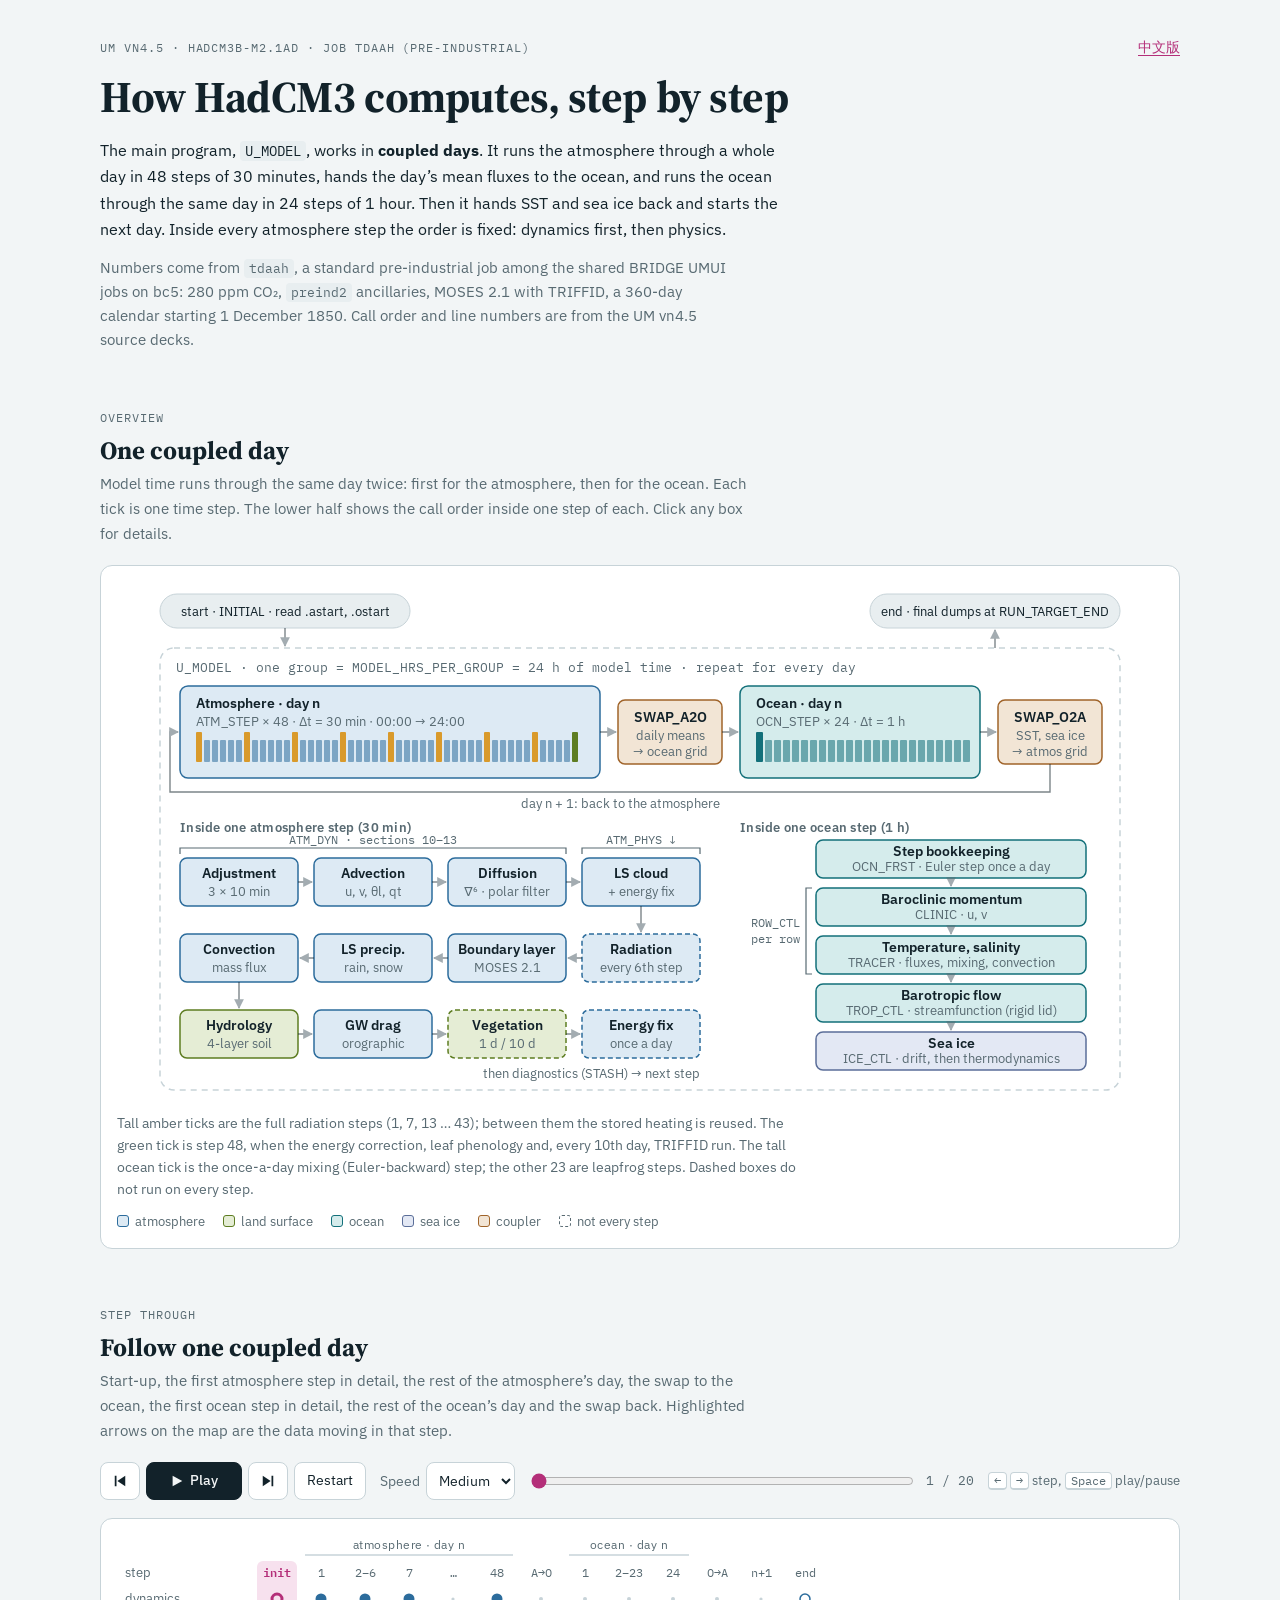
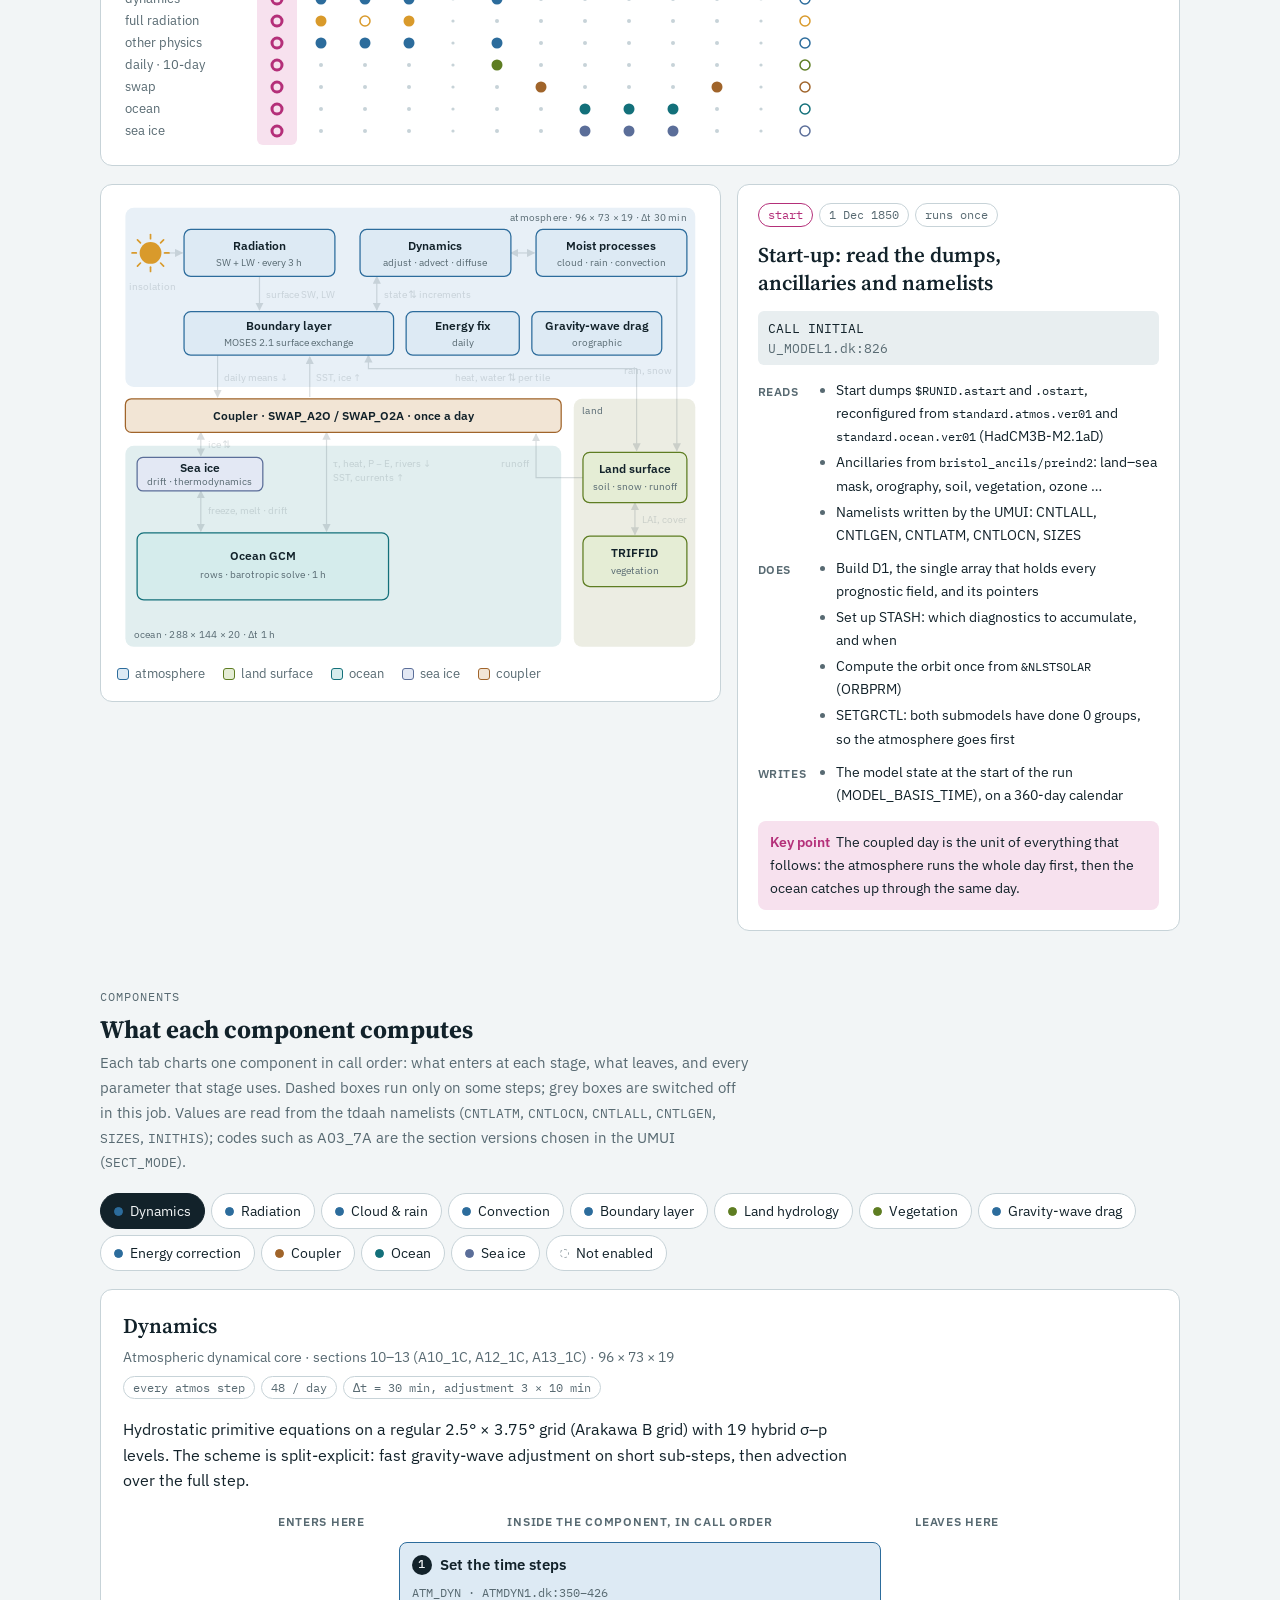
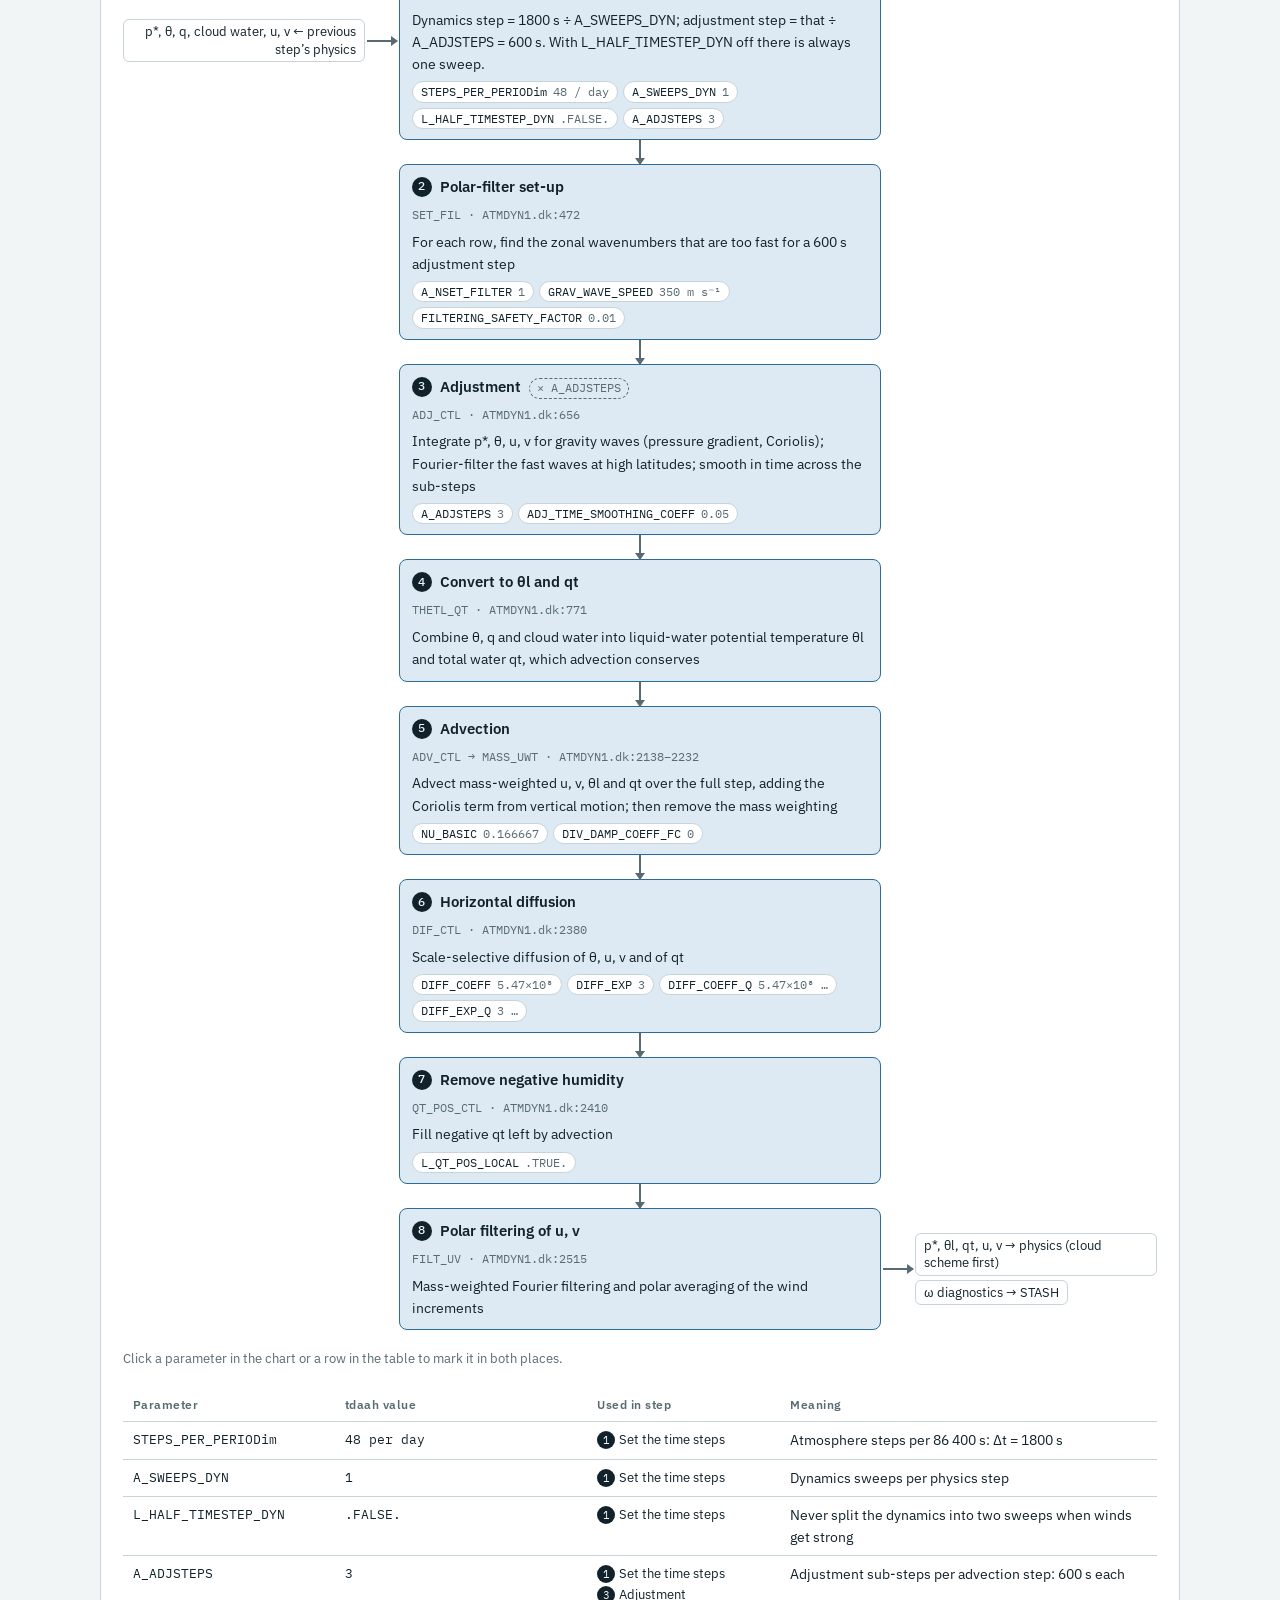
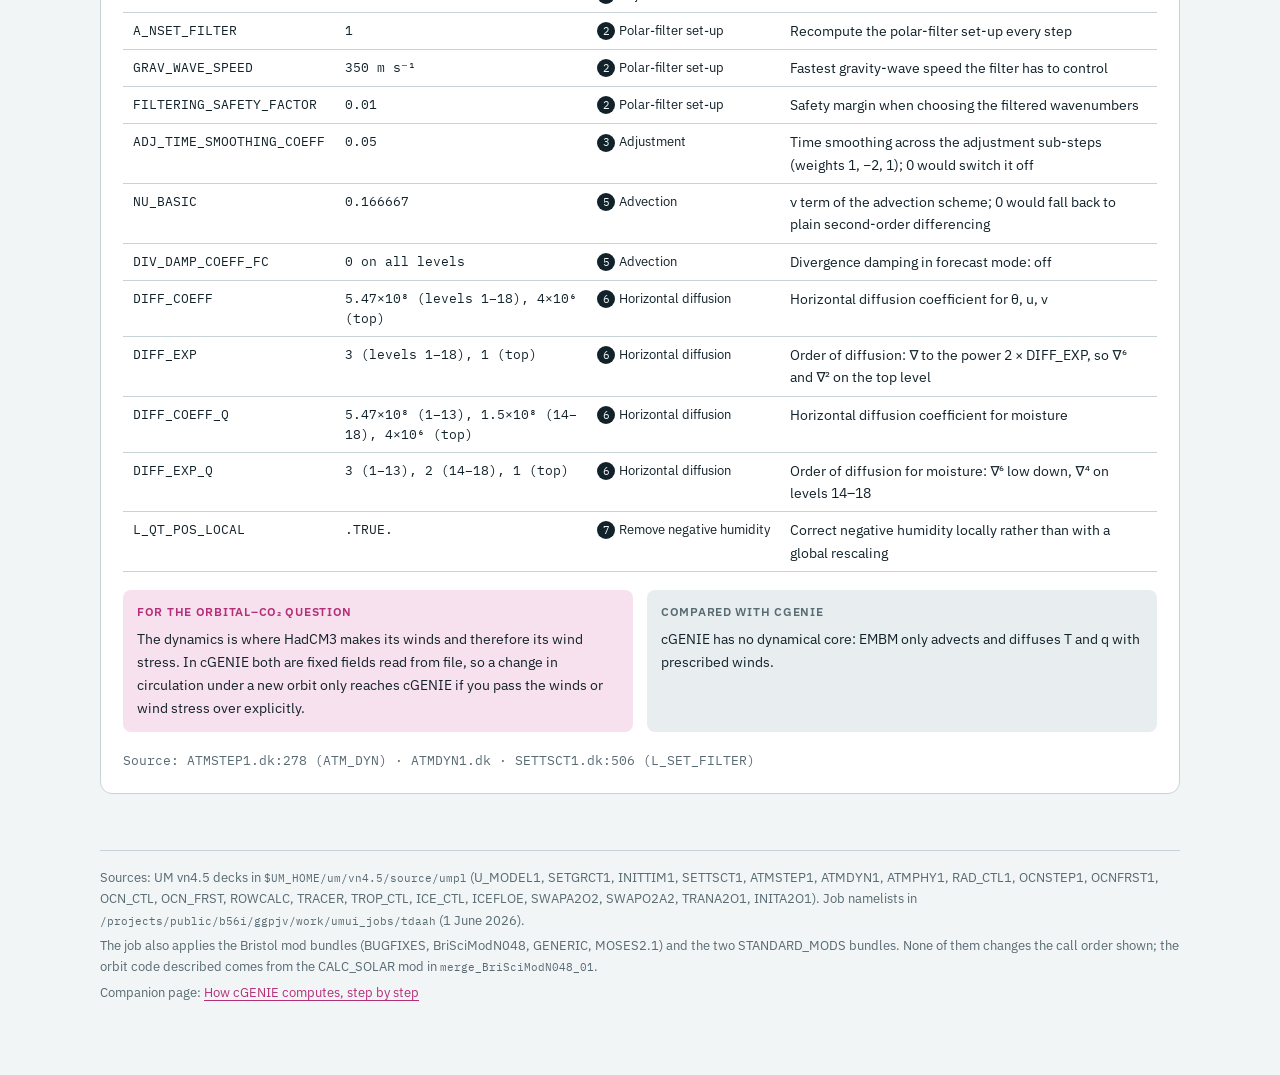
<file: HadCM3_timestep_walkthrough_en.html>
<!doctype html>
<html lang="en">
<head>
<meta charset="utf-8">
<meta name="viewport" content="width=device-width, initial-scale=1, viewport-fit=cover">
<meta name="claude:viewport-fit-sides" content="cover">
<meta name="description" content="Interactive walkthrough of how HadCM3 (UM vn4.5, pre-industrial job tdaah) steps through one coupled day: call order, atmosphere–ocean coupling and key parameters.">
<title>HadCM3 Time-Step Walkthrough</title>
<link rel="preconnect" href="https://fonts.googleapis.com">
<link rel="preconnect" href="https://fonts.gstatic.com" crossorigin>
<link rel="stylesheet" href="https://fonts.googleapis.com/css2?family=IBM+Plex+Mono:wght@400;500&family=IBM+Plex+Sans:wght@400;500;600&family=Source+Serif+4:opsz,wght@8..60,600;8..60,700&display=swap">
<style>
/* Layout: one 1120px column — coupled-day flowchart → step player (timeline + component map + step card) → component tabs. Sibling of the cGENIE walkthrough. */
:root {
  --bg: #F2F5F6;
  --surface: #FFFFFF;
  --surface-2: #E8EEF0;
  --ink: #12222A;
  --muted: #586A72;
  --line: #C7D3D8;
  --atm: #2C6C9C;
  --atm-soft: #DDEAF4;
  --ocn: #13707A;
  --ocn-soft: #D5ECEC;
  --ice: #5B6E99;
  --ice-soft: #E3E8F4;
  --land: #5E7D22;
  --land-soft: #E5EDD5;
  --cpl: #A0642A;
  --cpl-soft: #F2E5D5;
  --off: #9AA5AA;
  --sun: #D99A2B;
  --signal: #B42F79;
  --signal-soft: #F7E1EE;
  --zone-air: #E8F0F7;
  --zone-ocean: #E1EEEF;
  --zone-land: #ECEDE3;
  --font-display: "Source Serif 4", Georgia, "Times New Roman", serif;
  --font-body: "IBM Plex Sans", system-ui, -apple-system, "Segoe UI", sans-serif;
  --font-mono: "IBM Plex Mono", ui-monospace, "SFMono-Regular", Menlo, Consolas, monospace;
}
@media (prefers-color-scheme: dark) {
  :root:not([data-theme="light"]) {
    --bg: #0C1418; --surface: #131E24; --surface-2: #1A2830; --ink: #E2EBEE; --muted: #93A3AB; --line: #2A3A43;
    --atm: #72B1E0; --atm-soft: #15304A; --ocn: #4FC1C2; --ocn-soft: #0F3336; --ice: #A3B4DE; --ice-soft: #232D45;
    --land: #A7C764; --land-soft: #253018; --cpl: #D9A262; --cpl-soft: #3A2A18;
    --off: #5D6A70; --sun: #E7B04C; --signal: #F06BB4; --signal-soft: #3D1A2E;
    --zone-air: #0F1D28; --zone-ocean: #0D1F22; --zone-land: #1A1F17;
    color-scheme: dark;
  }
}
:root[data-theme="dark"] {
  --bg: #0C1418; --surface: #131E24; --surface-2: #1A2830; --ink: #E2EBEE; --muted: #93A3AB; --line: #2A3A43;
  --atm: #72B1E0; --atm-soft: #15304A; --ocn: #4FC1C2; --ocn-soft: #0F3336; --ice: #A3B4DE; --ice-soft: #232D45;
  --land: #A7C764; --land-soft: #253018; --cpl: #D9A262; --cpl-soft: #3A2A18;
  --off: #5D6A70; --sun: #E7B04C; --signal: #F06BB4; --signal-soft: #3D1A2E;
  --zone-air: #0F1D28; --zone-ocean: #0D1F22; --zone-land: #1A1F17;
  color-scheme: dark;
}

* { box-sizing: border-box; }
html { color-scheme: light; }
[hidden] { display: none !important; }
body { margin: 0; background: var(--bg); color: var(--ink); font-family: var(--font-body); font-size: 15px; line-height: 1.65; }
img { max-width: 100%; }
.wrap { max-width: 1120px; margin: 0 auto; padding-left: max(20px, env(safe-area-inset-left, 0px)); padding-right: max(20px, env(safe-area-inset-right, 0px)); padding-block: 36px 72px; display: grid; gap: 56px; }
@media (max-width: 480px) { .wrap { padding-left: max(16px, env(safe-area-inset-left, 0px)); padding-right: max(16px, env(safe-area-inset-right, 0px)); } }

h1, h2, h3 { font-family: var(--font-display); text-wrap: balance; margin: 0; color: var(--ink); }
h1 { font-size: clamp(30px, 4.4vw, 44px); line-height: 1.15; font-weight: 700; letter-spacing: -0.01em; }
h2 { font-size: 25px; line-height: 1.3; font-weight: 700; }
h3 { font-size: 21px; line-height: 1.35; font-weight: 600; }
p { margin: 0; }
code, .mono { font-family: var(--font-mono); font-size: 0.88em; }
a { color: var(--signal); text-underline-offset: 3px; }
.eyebrow { font-family: var(--font-mono); font-size: 12px; letter-spacing: 0.08em; text-transform: uppercase; color: var(--muted); }

header { display: grid; gap: 14px; }
.toprow { display: flex; justify-content: space-between; align-items: baseline; gap: 12px; flex-wrap: wrap; }
.lang { font-size: 13.5px; }
.lede { max-width: 70ch; color: var(--ink); font-size: 16px; }
.lede + .lede { color: var(--muted); font-size: 14.5px; }
.lede code { background: var(--surface-2); padding: 1px 5px; border-radius: 4px; }

section { display: grid; gap: 18px; }
.sec-head { display: grid; gap: 6px; }
.sec-head p { color: var(--muted); max-width: 72ch; }

figure { margin: 0; display: grid; gap: 10px; }
.panel { background: var(--surface); border: 1px solid var(--line); border-radius: 12px; padding: 16px; min-width: 0; }
.scroll { overflow-x: auto; -webkit-overflow-scrolling: touch; }
figcaption { color: var(--muted); font-size: 13.5px; max-width: 86ch; }
.legend { display: flex; flex-wrap: wrap; gap: 8px 18px; font-size: 13px; color: var(--muted); align-items: center; }
.legend span { display: inline-flex; align-items: center; gap: 6px; }
.sw { width: 12px; height: 12px; border-radius: 3px; border: 1.5px solid; display: inline-block; }
.sw.atm { background: var(--atm-soft); border-color: var(--atm); }
.sw.ocn { background: var(--ocn-soft); border-color: var(--ocn); }
.sw.ice { background: var(--ice-soft); border-color: var(--ice); }
.sw.land { background: var(--land-soft); border-color: var(--land); }
.sw.cpl { background: var(--cpl-soft); border-color: var(--cpl); }
.sw.sun { background: var(--sun); border-color: var(--sun); width: 6px; height: 16px; border-radius: 1px; }
.sw.some { background: var(--surface); border-color: var(--muted); border-style: dashed; }

/* ---------- SVG shared ---------- */
svg { display: block; }
svg text { font-family: var(--font-body); fill: var(--ink); }
.n rect { stroke-width: 1.5; transition: opacity .25s, stroke-width .2s; }
.n.atm rect { fill: var(--atm-soft); stroke: var(--atm); }
.n.ocn rect { fill: var(--ocn-soft); stroke: var(--ocn); }
.n.ice rect { fill: var(--ice-soft); stroke: var(--ice); }
.n.land rect { fill: var(--land-soft); stroke: var(--land); }
.n.cpl rect { fill: var(--cpl-soft); stroke: var(--cpl); }
.n.some rect { stroke-dasharray: 5 3; }
.n .t1 { font-size: 14px; font-weight: 600; }
.n .t2 { font-size: 12.5px; fill: var(--muted); }
.n[data-tab] { cursor: pointer; }
.n[data-tab]:hover rect { stroke-width: 2.5; }
.n[data-tab]:focus { outline: none; }
.n[data-tab]:focus-visible rect { stroke: var(--signal); stroke-width: 3; }
.e path { fill: none; stroke: var(--muted); stroke-width: 1.4; }
.e text { font-size: 12.5px; fill: var(--muted); }
.ah { fill: var(--muted); }
.ah-on { fill: var(--signal); }
.zone { stroke: none; }
.zone.air { fill: var(--zone-air); }
.zone.ocean { fill: var(--zone-ocean); }
.zone.land { fill: var(--zone-land); }
.zlabel { font-size: 12.5px; fill: var(--muted) !important; letter-spacing: 0.02em; }

/* overview flow */
#flow { width: 100%; max-width: 1000px; min-width: 800px; height: auto; margin-inline: auto; }
.frame { fill: none; stroke: var(--line); stroke-width: 1.5; stroke-dasharray: 6 5; }
.frametitle { font-family: var(--font-mono) !important; font-size: 12.5px; fill: var(--muted) !important; }
.ztitle { font-size: 13px; font-weight: 600; fill: var(--muted) !important; letter-spacing: 0.02em; }
.brk { fill: none; stroke: var(--muted); stroke-width: 1.2; }
.brklab { font-family: var(--font-mono) !important; font-size: 12px; fill: var(--muted) !important; }
.pill rect { fill: var(--surface-2); stroke: var(--line); }
.pill text { font-size: 13px; }
.seq path { fill: none; stroke: var(--ink); stroke-width: 1.4; opacity: .55; }
.loopnote { font-size: 12.5px; fill: var(--muted) !important; }
.tk { stroke: none; }
.tk.atm { fill: var(--atm); opacity: .55; }
.tk.rad { fill: var(--sun); }
.tk.day { fill: var(--land); }
.tk.ocn { fill: var(--ocn); opacity: .55; }
.tk.mix { fill: var(--ocn); }

/* component map */
#map { width: 100%; max-width: 700px; min-width: 560px; height: auto; margin-inline: auto; }
.sun circle { fill: var(--sun); }
.sun line { stroke: var(--sun); stroke-width: 2; stroke-linecap: round; }
.sun { transition: opacity .25s; }
#map.stepping .n, #map.stepping .sun { opacity: .28; }
#map.stepping .n.on, #map.stepping .sun.on { opacity: 1; }
#map .n.cur rect { stroke: var(--signal); stroke-width: 3; }
#map.stepping .e { opacity: .22; transition: opacity .25s; }
#map.stepping .e.on { opacity: 1; }
#map .e.on path { stroke: var(--signal); stroke-width: 2.3; }
#map .e.on text { fill: var(--signal); font-weight: 600; }

/* timeline */
#track { width: 100%; max-width: 720px; min-width: 660px; height: auto; }
.colbg { fill: transparent; transition: fill .2s; }
.col.on .colbg { fill: var(--signal-soft); }
.col { cursor: pointer; }
.col:focus { outline: none; }
.col:focus-visible .colbg { stroke: var(--signal); stroke-width: 2; }
.kh { font-family: var(--font-mono) !important; font-size: 12px; fill: var(--muted) !important; }
.col.on .kh { fill: var(--signal) !important; font-weight: 600; }
.grp { font-size: 12px; fill: var(--muted) !important; letter-spacing: 0.04em; }
.grpline { stroke: var(--line); stroke-width: 1.5; }
.rowlab { font-size: 12.5px; fill: var(--muted) !important; }
.dot.atm { fill: var(--atm); } .dot.ocn { fill: var(--ocn); } .dot.ice { fill: var(--ice); } .dot.land { fill: var(--land); } .dot.cpl { fill: var(--cpl); } .dot.sun { fill: var(--sun); }
.dot.ring { fill: none; stroke-width: 1.5; }
.dot.ring.atm { stroke: var(--atm); } .dot.ring.ocn { stroke: var(--ocn); } .dot.ring.ice { stroke: var(--ice); } .dot.ring.land { stroke: var(--land); } .dot.ring.cpl { stroke: var(--cpl); } .dot.ring.sun { stroke: var(--sun); }
.dot.no { fill: var(--line); }
#track .dot.cur { stroke: var(--signal); stroke-width: 3; }

/* ---------- player ---------- */
.controls { display: flex; flex-wrap: wrap; gap: 10px 14px; align-items: center; }
.btns { display: flex; gap: 6px; }
button { font: inherit; }
.btn { height: 38px; min-width: 38px; padding: 0 12px; border-radius: 8px; border: 1px solid var(--line); background: var(--surface); color: var(--ink); cursor: pointer; display: inline-flex; align-items: center; justify-content: center; gap: 6px; font-size: 14px; }
.btn:hover { border-color: var(--muted); }
.btn:focus-visible, select:focus-visible, input[type=range]:focus-visible, .tab:focus-visible, .open-tab:focus-visible { outline: 2px solid var(--signal); outline-offset: 2px; }
.btn.primary { background: var(--ink); color: var(--bg); border-color: var(--ink); min-width: 96px; font-weight: 500; }
.btn svg { width: 14px; height: 14px; }
.btn svg path, .btn svg rect { fill: currentColor; }
.speed { display: inline-flex; align-items: center; gap: 6px; font-size: 13.5px; color: var(--muted); }
select { font: inherit; font-size: 14px; height: 38px; border-radius: 8px; border: 1px solid var(--line); background: var(--surface); color: var(--ink); padding: 0 8px; }
.scrub { flex: 1 1 220px; display: flex; align-items: center; gap: 10px; min-width: 0; }
.scrub input { flex: 1; min-width: 0; accent-color: var(--signal); }
.count { font-family: var(--font-mono); font-size: 13px; color: var(--muted); font-variant-numeric: tabular-nums; white-space: nowrap; }
.kbd-hint { font-size: 12.5px; color: var(--muted); }
kbd { font-family: var(--font-mono); font-size: 11.5px; border: 1px solid var(--line); border-bottom-width: 2px; border-radius: 4px; padding: 0 5px; background: var(--surface); }

.stage { display: grid; grid-template-columns: minmax(0, 7fr) minmax(0, 5fr); gap: 16px; align-items: start; }
@media (max-width: 920px) { .stage { grid-template-columns: minmax(0, 1fr); } }

.card { background: var(--surface); border: 1px solid var(--line); border-radius: 12px; padding: 18px 20px 20px; display: grid; gap: 14px; min-width: 0; position: relative; overflow: hidden; }
.timer { position: absolute; left: 0; top: 0; height: 3px; width: 100%; background: transparent; }
.timer i { display: block; height: 100%; width: 0; background: var(--signal); }
.timer.run i { animation: fillbar var(--dur, 5s) linear forwards; }
@keyframes fillbar { from { width: 0; } to { width: 100%; } }
.meta { display: flex; flex-wrap: wrap; gap: 6px; }
.chip { font-family: var(--font-mono); font-size: 12px; border: 1px solid var(--line); border-radius: 999px; padding: 1px 9px; color: var(--muted); white-space: nowrap; }
.chip.k { color: var(--signal); border-color: var(--signal); }
.call { font-family: var(--font-mono); font-size: 12.5px; background: var(--surface-2); border-radius: 6px; padding: 7px 10px; overflow-wrap: anywhere; line-height: 1.6; }
.call .src { color: var(--muted); }
.io { display: grid; gap: 10px; margin: 0; }
.io > div { display: grid; grid-template-columns: 52px minmax(0, 1fr); gap: 10px; }
.io dt { font-size: 12px; font-weight: 600; color: var(--muted); letter-spacing: 0.05em; text-transform: uppercase; padding-top: 3px; }
.io dd { margin: 0; }
.io ul, .mod ul { margin: 0; padding-left: 1.1em; display: grid; gap: 3px; }
.io li, .mod li { font-size: 14px; }
.io li::marker, .mod li::marker { color: var(--muted); }
.note { background: var(--signal-soft); border-radius: 8px; padding: 10px 12px; font-size: 14px; }
.note b { color: var(--signal); font-weight: 600; margin-right: 6px; }
.open-tab { justify-self: start; background: none; border: 0; padding: 0; color: var(--signal); cursor: pointer; font-size: 14px; font-weight: 500; text-decoration: underline; text-underline-offset: 3px; }

/* ---------- component tabs ---------- */
.tabs { display: flex; flex-wrap: wrap; gap: 6px; }
.tab { display: inline-flex; align-items: center; gap: 7px; height: 36px; padding: 0 13px; border-radius: 999px; border: 1px solid var(--line); background: var(--surface); color: var(--ink); cursor: pointer; font-size: 14px; }
.tab .d { width: 9px; height: 9px; border-radius: 50%; border: 1.5px solid; }
.tab .d.atm { background: var(--atm); border-color: var(--atm); }
.tab .d.ocn { background: var(--ocn); border-color: var(--ocn); }
.tab .d.ice { background: var(--ice); border-color: var(--ice); }
.tab .d.land { background: var(--land); border-color: var(--land); }
.tab .d.cpl { background: var(--cpl); border-color: var(--cpl); }
.tab .d.off { border-color: var(--off); border-style: dashed; }
.tab[aria-selected="true"] { background: var(--ink); color: var(--bg); border-color: var(--ink); }
.mod { background: var(--surface); border: 1px solid var(--line); border-radius: 12px; padding: 22px; display: grid; gap: 18px; min-width: 0; }
.mod-head { display: grid; gap: 6px; }
.mod-head .full { color: var(--muted); font-size: 14px; }
.mod .lead { font-size: 15.5px; max-width: 74ch; }
.cols3 { display: grid; grid-template-columns: repeat(3, minmax(0, 1fr)); gap: 14px; }
@media (max-width: 760px) { .cols3 { grid-template-columns: minmax(0, 1fr); } }
.box { background: var(--surface-2); border-radius: 8px; padding: 12px 14px; display: grid; gap: 6px; align-content: start; min-width: 0; }
.box h4 { margin: 0; font-size: 12px; letter-spacing: 0.06em; text-transform: uppercase; color: var(--muted); font-weight: 600; }
table { border-collapse: collapse; width: 100%; font-size: 13.5px; }
th, td { text-align: left; padding: 7px 10px; border-bottom: 1px solid var(--line); vertical-align: top; }
th { font-size: 12px; color: var(--muted); font-weight: 600; letter-spacing: 0.04em; }
td.k { font-family: var(--font-mono); font-size: 12.5px; }
td.v { font-family: var(--font-mono); font-size: 12.5px; font-variant-numeric: tabular-nums; }
.tablewrap { overflow-x: auto; }
.pair { display: grid; grid-template-columns: repeat(2, minmax(0, 1fr)); gap: 14px; }
@media (max-width: 760px) { .pair { grid-template-columns: minmax(0, 1fr); } }
.pair .box p { font-size: 14px; }
.box.rel { background: var(--signal-soft); }
.box.rel h4 { color: var(--signal); }
.srcs { font-family: var(--font-mono); font-size: 12.5px; color: var(--muted); overflow-wrap: anywhere; }

/* ---------- component flowcharts ---------- */
.mflow { display: grid; min-width: 0; }
.mf-head, .mf-row, .mf-conn { display: grid; grid-template-columns: minmax(0, 1fr) minmax(0, 1.75fr) minmax(0, 1fr); }
.mf-head { font-size: 12px; font-weight: 600; letter-spacing: 0.06em; text-transform: uppercase; color: var(--muted); padding-bottom: 10px; }
.mf-head span:first-child { text-align: right; padding-right: 34px; }
.mf-head span:nth-child(2) { text-align: center; }
.mf-head span:last-child { padding-left: 34px; }
.mf-row { align-items: stretch; }
.mf-in, .mf-out { display: flex; align-items: center; min-width: 0; }
.mf-in { justify-content: flex-end; }
.mf-pills { display: flex; flex-direction: column; gap: 4px; min-width: 0; }
.mf-in .mf-pills { align-items: flex-end; text-align: right; }
.mf-out .mf-pills { align-items: flex-start; }
.mf-pill { font-size: 12.5px; line-height: 1.4; background: var(--surface); border: 1px solid var(--line); border-radius: 6px; padding: 3px 8px; max-width: 100%; overflow-wrap: anywhere; }
.mf-arr { flex: 0 0 30px; height: 1.5px; background: var(--muted); position: relative; margin-inline: 2px; }
.mf-arr::after { content: ""; position: absolute; right: -1px; top: 50%; transform: translateY(-50%); border-style: solid; border-width: 5px 0 5px 7px; border-color: transparent transparent transparent var(--muted); }
.mf-node { border: 1.5px solid; border-radius: 8px; padding: 10px 12px; display: grid; gap: 6px; align-content: start; min-width: 0; }
.mf-node.atm { background: var(--atm-soft); border-color: var(--atm); }
.mf-node.ocn { background: var(--ocn-soft); border-color: var(--ocn); }
.mf-node.ice { background: var(--ice-soft); border-color: var(--ice); }
.mf-node.land { background: var(--land-soft); border-color: var(--land); }
.mf-node.cpl { background: var(--cpl-soft); border-color: var(--cpl); }
.mf-node.cond { border-style: dashed; }
.mf-node.off { background: var(--surface); border-color: var(--off); border-style: dashed; }
.mf-node.off .mf-t, .mf-node.off .mf-d { color: var(--muted); }
.mf-top { display: flex; flex-wrap: wrap; align-items: baseline; gap: 4px 8px; }
.mf-n { font-family: var(--font-mono); font-size: 11.5px; font-weight: 500; color: var(--bg); background: var(--ink); border-radius: 999px; min-width: 20px; height: 20px; padding: 0 6px; display: inline-flex; align-items: center; justify-content: center; align-self: center; }
.mf-t { font-weight: 600; font-size: 14.5px; }
.mf-tag { font-family: var(--font-mono); font-size: 11.5px; color: var(--muted); border: 1px dashed var(--muted); border-radius: 999px; padding: 0 7px; }
.mf-r { font-family: var(--font-mono); font-size: 12px; color: var(--muted); overflow-wrap: anywhere; }
.mf-d { font-size: 13.5px; margin: 0; }
.mf-ps { display: flex; flex-wrap: wrap; gap: 5px; }
.pc { font: inherit; font-family: var(--font-mono); font-size: 11.5px; line-height: 1.5; border: 1px solid var(--line); background: var(--surface); color: var(--ink); border-radius: 999px; padding: 1px 8px; cursor: pointer; display: inline-flex; gap: 6px; max-width: 100%; text-align: left; }
.pc b { font-weight: 400; color: var(--muted); overflow-wrap: anywhere; }
.pc:hover, .pc.hl, .pc.sel { border-color: var(--signal); background: var(--signal-soft); }
.pc.sel b { color: var(--signal); }
.pc:focus-visible { outline: 2px solid var(--signal); outline-offset: 2px; }
.mf-conn > span { grid-column: 2; justify-self: center; width: 1.5px; height: 24px; background: var(--muted); position: relative; }
.mf-conn > span::after { content: ""; position: absolute; left: 50%; bottom: -1px; transform: translateX(-50%); border-style: solid; border-width: 7px 5px 0 5px; border-color: var(--muted) transparent transparent transparent; }
.mf-conn.nohead > span::after { display: none; }
.mf-conn.short > span { height: 12px; }
.mf-loop { position: relative; border: 1.5px dashed var(--muted); border-radius: 12px; }
.mf-looplab { position: absolute; top: -10px; left: 14px; background: var(--surface); padding: 0 8px; font-family: var(--font-mono); font-size: 12px; color: var(--muted); max-width: calc(100% - 28px); }
.mf-hint { font-size: 13px; color: var(--muted); }
.ptab tr { cursor: pointer; }
.ptab tr.hl td, .ptab tr.sel td { background: var(--signal-soft); }
.ptab tr.sel td.k { color: var(--signal); }
.ub { display: inline-flex; align-items: center; justify-content: center; min-width: 18px; height: 18px; padding: 0 5px; border-radius: 999px; background: var(--ink); color: var(--bg); font-family: var(--font-mono); font-size: 11px; margin-right: 4px; }
td.u { font-size: 12.5px; }
td.u span.ul { display: block; white-space: nowrap; }
@media (max-width: 720px) {
  .mf-head { display: none; }
  .mf-row, .mf-conn { grid-template-columns: minmax(0, 1fr); }
  .mf-conn > span { grid-column: 1; }
  .mf-in, .mf-out { justify-content: flex-start; padding-block: 4px; }
  .mf-in .mf-pills, .mf-out .mf-pills { align-items: flex-start; text-align: left; }
  .mf-in { order: 0; } .mf-node { order: 1; } .mf-out { order: 2; }
  .mf-arr { display: none; }
  .mf-in .mf-pill::before, .mf-out .mf-pill::before { content: "↓ "; color: var(--muted); }
}

footer { color: var(--muted); font-size: 13px; display: grid; gap: 4px; border-top: 1px solid var(--line); padding-top: 16px; }
footer .mono { overflow-wrap: anywhere; }

@media (prefers-reduced-motion: reduce) {
  * { transition: none !important; }
  .timer { display: none; }
}
</style>
</head>
<body>
<div class="wrap">

<header>
  <div class="toprow">
    <div class="eyebrow">UM vn4.5 · HadCM3B-M2.1aD · job tdaah (pre-industrial)</div>
    <a class="lang xlink" href="HadCM3_timestep_walkthrough_zh.html" data-artifact="https://claude.ai/artifact/JbUE1UPjD2kXQjNeMWsRhw" hreflang="zh-CN" lang="zh-CN">中文版</a>
  </div>
  <h1>How HadCM3 computes, step by step</h1>
  <p class="lede">The main program, <code>U_MODEL</code>, works in <strong>coupled days</strong>. It runs the atmosphere through a whole day in 48 steps of 30 minutes, hands the day’s mean fluxes to the ocean, and runs the ocean through the same day in 24 steps of 1 hour. Then it hands SST and sea ice back and starts the next day. Inside every atmosphere step the order is fixed: dynamics first, then physics.</p>
  <p class="lede">Numbers come from <code>tdaah</code>, a standard pre-industrial job among the shared BRIDGE UMUI jobs on bc5: 280 ppm CO₂, <code>preind2</code> ancillaries, MOSES 2.1 with TRIFFID, a 360-day calendar starting 1 December 1850. Call order and line numbers are from the UM vn4.5 source decks.</p>
</header>

<!-- ============ 1. OVERVIEW ============ -->
<section aria-labelledby="h-over">
  <div class="sec-head">
    <div class="eyebrow">Overview</div>
    <h2 id="h-over">One coupled day</h2>
    <p>Model time runs through the same day twice: first for the atmosphere, then for the ocean. Each tick is one time step. The lower half shows the call order inside one step of each. Click any box for details.</p>
  </div>
  <figure class="panel">
    <div class="scroll">
      <svg id="flow" viewBox="0 0 1000 520" role="group" aria-label="HadCM3 main loop: each coupled day the atmosphere takes 48 half-hour steps, SWAP_A2O passes daily-mean fluxes to the ocean, the ocean takes 24 one-hour steps, and SWAP_O2A passes SST and sea ice back. Inside an atmosphere step: adjustment, advection, diffusion, cloud, radiation every sixth step, boundary layer, large-scale precipitation, convection, hydrology, gravity-wave drag, and on step 48 vegetation and the energy correction. Inside an ocean step: bookkeeping, baroclinic momentum and tracers row by row, barotropic streamfunction, sea ice.">
        <defs>
          <marker id="fa" viewBox="0 0 10 10" refX="9" refY="5" markerWidth="7" markerHeight="7" orient="auto-start-reverse"><path d="M0,0 L10,5 L0,10 z" class="ah"/></marker>
        </defs>
        <g class="pill"><rect x="20" y="12" width="250" height="34" rx="17"/><text x="145" y="34" text-anchor="middle">start · INITIAL · read .astart, .ostart</text></g>
        <g class="pill"><rect x="730" y="12" width="250" height="34" rx="17"/><text x="855" y="34" text-anchor="middle">end · final dumps at RUN_TARGET_END</text></g>
        <g class="seq"><path d="M145,46 V64" marker-end="url(#fa)"/><path d="M855,66 V48" marker-end="url(#fa)"/></g>
        <rect class="frame" x="20" y="66" width="960" height="442" rx="14"/>
        <text class="frametitle" x="36" y="90">U_MODEL · one group = MODEL_HRS_PER_GROUP = 24 h of model time · repeat for every day</text>

        <!-- the day -->
        <g class="n atm" data-tab="dyn" tabindex="0" role="button" aria-label="Atmosphere: dynamics details">
          <rect x="40" y="104" width="420" height="92" rx="8"/>
          <text class="t1" x="56" y="126">Atmosphere · day n</text>
          <text class="t2" x="56" y="144">ATM_STEP × 48 · Δt = 30 min · 00:00 → 24:00</text>
        </g>
        <g id="aTicks"></g>
        <g class="n cpl" data-tab="cpl" tabindex="0" role="button" aria-label="SWAP_A2O: coupler details">
          <rect x="478" y="118" width="104" height="64" rx="7"/>
          <text class="t1" x="530" y="140" text-anchor="middle">SWAP_A2O</text>
          <text class="t2" x="530" y="158" text-anchor="middle">daily means</text>
          <text class="t2" x="530" y="174" text-anchor="middle">→ ocean grid</text>
        </g>
        <g class="n ocn" data-tab="ocn" tabindex="0" role="button" aria-label="Ocean details">
          <rect x="600" y="104" width="240" height="92" rx="8"/>
          <text class="t1" x="616" y="126">Ocean · day n</text>
          <text class="t2" x="616" y="144">OCN_STEP × 24 · Δt = 1 h</text>
        </g>
        <g id="oTicks"></g>
        <g class="n cpl" data-tab="cpl" tabindex="0" role="button" aria-label="SWAP_O2A: coupler details">
          <rect x="858" y="118" width="104" height="64" rx="7"/>
          <text class="t1" x="910" y="140" text-anchor="middle">SWAP_O2A</text>
          <text class="t2" x="910" y="158" text-anchor="middle">SST, sea ice</text>
          <text class="t2" x="910" y="174" text-anchor="middle">→ atmos grid</text>
        </g>
        <g class="seq">
          <path d="M460,150 H476" marker-end="url(#fa)"/>
          <path d="M582,150 H598" marker-end="url(#fa)"/>
          <path d="M840,150 H856" marker-end="url(#fa)"/>
          <path d="M910,182 V210 H30 V150 H38" marker-end="url(#fa)"/>
        </g>
        <text class="loopnote" x="480" y="226" text-anchor="middle">day n + 1: back to the atmosphere</text>

        <!-- inside one atmosphere step -->
        <text class="ztitle" x="40" y="250">Inside one atmosphere step (30 min)</text>
        <path class="brk" d="M40,272 V266 H426 V272"/>
        <text class="brklab" x="233" y="262" text-anchor="middle">ATM_DYN · sections 10–13</text>
        <path class="brk" d="M442,272 V266 H560 V272"/>
        <text class="brklab" x="501" y="262" text-anchor="middle">ATM_PHYS ↓</text>

        <g class="n atm" data-tab="dyn" tabindex="0" role="button" aria-label="Adjustment: dynamics details"><rect x="40" y="276" width="118" height="48" rx="7"/><text class="t1" x="99" y="296" text-anchor="middle">Adjustment</text><text class="t2" x="99" y="314" text-anchor="middle">3 × 10 min</text></g>
        <g class="n atm" data-tab="dyn" tabindex="0" role="button" aria-label="Advection: dynamics details"><rect x="174" y="276" width="118" height="48" rx="7"/><text class="t1" x="233" y="296" text-anchor="middle">Advection</text><text class="t2" x="233" y="314" text-anchor="middle">u, v, θl, qt</text></g>
        <g class="n atm" data-tab="dyn" tabindex="0" role="button" aria-label="Diffusion and filtering: dynamics details"><rect x="308" y="276" width="118" height="48" rx="7"/><text class="t1" x="367" y="296" text-anchor="middle">Diffusion</text><text class="t2" x="367" y="314" text-anchor="middle">∇⁶ · polar filter</text></g>
        <g class="n atm" data-tab="cloud" tabindex="0" role="button" aria-label="Large-scale cloud details"><rect x="442" y="276" width="118" height="48" rx="7"/><text class="t1" x="501" y="296" text-anchor="middle">LS cloud</text><text class="t2" x="501" y="314" text-anchor="middle">+ energy fix</text></g>

        <g class="n atm some" data-tab="rad" tabindex="0" role="button" aria-label="Radiation details"><rect x="442" y="352" width="118" height="48" rx="7"/><text class="t1" x="501" y="372" text-anchor="middle">Radiation</text><text class="t2" x="501" y="390" text-anchor="middle">every 6th step</text></g>
        <g class="n atm" data-tab="bl" tabindex="0" role="button" aria-label="Boundary layer details"><rect x="308" y="352" width="118" height="48" rx="7"/><text class="t1" x="367" y="372" text-anchor="middle">Boundary layer</text><text class="t2" x="367" y="390" text-anchor="middle">MOSES 2.1</text></g>
        <g class="n atm" data-tab="cloud" tabindex="0" role="button" aria-label="Large-scale precipitation details"><rect x="174" y="352" width="118" height="48" rx="7"/><text class="t1" x="233" y="372" text-anchor="middle">LS precip.</text><text class="t2" x="233" y="390" text-anchor="middle">rain, snow</text></g>
        <g class="n atm" data-tab="conv" tabindex="0" role="button" aria-label="Convection details"><rect x="40" y="352" width="118" height="48" rx="7"/><text class="t1" x="99" y="372" text-anchor="middle">Convection</text><text class="t2" x="99" y="390" text-anchor="middle">mass flux</text></g>

        <g class="n land" data-tab="hydro" tabindex="0" role="button" aria-label="Land hydrology details"><rect x="40" y="428" width="118" height="48" rx="7"/><text class="t1" x="99" y="448" text-anchor="middle">Hydrology</text><text class="t2" x="99" y="466" text-anchor="middle">4-layer soil</text></g>
        <g class="n atm" data-tab="gwd" tabindex="0" role="button" aria-label="Gravity-wave drag details"><rect x="174" y="428" width="118" height="48" rx="7"/><text class="t1" x="233" y="448" text-anchor="middle">GW drag</text><text class="t2" x="233" y="466" text-anchor="middle">orographic</text></g>
        <g class="n land some" data-tab="veg" tabindex="0" role="button" aria-label="Vegetation details"><rect x="308" y="428" width="118" height="48" rx="7"/><text class="t1" x="367" y="448" text-anchor="middle">Vegetation</text><text class="t2" x="367" y="466" text-anchor="middle">1 d / 10 d</text></g>
        <g class="n atm some" data-tab="eng" tabindex="0" role="button" aria-label="Energy correction details"><rect x="442" y="428" width="118" height="48" rx="7"/><text class="t1" x="501" y="448" text-anchor="middle">Energy fix</text><text class="t2" x="501" y="466" text-anchor="middle">once a day</text></g>

        <g class="seq">
          <path d="M158,300 H172" marker-end="url(#fa)"/>
          <path d="M292,300 H306" marker-end="url(#fa)"/>
          <path d="M426,300 H440" marker-end="url(#fa)"/>
          <path d="M501,324 V350" marker-end="url(#fa)"/>
          <path d="M442,376 H428" marker-end="url(#fa)"/>
          <path d="M308,376 H294" marker-end="url(#fa)"/>
          <path d="M174,376 H160" marker-end="url(#fa)"/>
          <path d="M99,400 V426" marker-end="url(#fa)"/>
          <path d="M158,452 H172" marker-end="url(#fa)"/>
          <path d="M292,452 H306" marker-end="url(#fa)"/>
          <path d="M426,452 H440" marker-end="url(#fa)"/>
        </g>
        <text class="loopnote" x="560" y="496" text-anchor="end">then diagnostics (STASH) → next step</text>

        <!-- inside one ocean step -->
        <text class="ztitle" x="600" y="250">Inside one ocean step (1 h)</text>
        <g class="n ocn" data-tab="ocn" tabindex="0" role="button" aria-label="Ocean step bookkeeping details"><rect x="676" y="258" width="270" height="38" rx="7"/><text class="t1" x="811" y="274" text-anchor="middle">Step bookkeeping</text><text class="t2" x="811" y="289" text-anchor="middle">OCN_FRST · Euler step once a day</text></g>
        <g class="n ocn" data-tab="ocn" tabindex="0" role="button" aria-label="Baroclinic momentum: ocean details"><rect x="676" y="306" width="270" height="38" rx="7"/><text class="t1" x="811" y="322" text-anchor="middle">Baroclinic momentum</text><text class="t2" x="811" y="337" text-anchor="middle">CLINIC · u, v</text></g>
        <g class="n ocn" data-tab="ocn" tabindex="0" role="button" aria-label="Temperature and salinity: ocean details"><rect x="676" y="354" width="270" height="38" rx="7"/><text class="t1" x="811" y="370" text-anchor="middle">Temperature, salinity</text><text class="t2" x="811" y="385" text-anchor="middle">TRACER · fluxes, mixing, convection</text></g>
        <g class="n ocn" data-tab="ocn" tabindex="0" role="button" aria-label="Barotropic flow: ocean details"><rect x="676" y="402" width="270" height="38" rx="7"/><text class="t1" x="811" y="418" text-anchor="middle">Barotropic flow</text><text class="t2" x="811" y="433" text-anchor="middle">TROP_CTL · streamfunction (rigid lid)</text></g>
        <g class="n ice" data-tab="ice" tabindex="0" role="button" aria-label="Sea ice details"><rect x="676" y="450" width="270" height="38" rx="7"/><text class="t1" x="811" y="466" text-anchor="middle">Sea ice</text><text class="t2" x="811" y="481" text-anchor="middle">ICE_CTL · drift, then thermodynamics</text></g>
        <g class="seq">
          <path d="M811,296 V304" marker-end="url(#fa)"/>
          <path d="M811,344 V352" marker-end="url(#fa)"/>
          <path d="M811,392 V400" marker-end="url(#fa)"/>
          <path d="M811,440 V448" marker-end="url(#fa)"/>
        </g>
        <path class="brk" d="M672,306 H666 V392 H672"/>
        <text class="brklab" x="660" y="345" text-anchor="end">ROW_CTL</text>
        <text class="brklab" x="660" y="361" text-anchor="end">per row</text>
      </svg>
    </div>
    <figcaption>Tall amber ticks are the full radiation steps (1, 7, 13 … 43); between them the stored heating is reused. The green tick is step 48, when the energy correction, leaf phenology and, every 10th day, TRIFFID run. The tall ocean tick is the once-a-day mixing (Euler-backward) step; the other 23 are leapfrog steps. Dashed boxes do not run on every step.</figcaption>
    <div class="legend">
      <span><i class="sw atm"></i>atmosphere</span>
      <span><i class="sw land"></i>land surface</span>
      <span><i class="sw ocn"></i>ocean</span>
      <span><i class="sw ice"></i>sea ice</span>
      <span><i class="sw cpl"></i>coupler</span>
      <span><i class="sw some"></i>not every step</span>
    </div>
  </figure>
</section>

<!-- ============ 2. PLAYER ============ -->
<section aria-labelledby="h-play">
  <div class="sec-head">
    <div class="eyebrow">Step through</div>
    <h2 id="h-play">Follow one coupled day</h2>
    <p>Start-up, the first atmosphere step in detail, the rest of the atmosphere’s day, the swap to the ocean, the first ocean step in detail, the rest of the ocean’s day and the swap back. Highlighted arrows on the map are the data moving in that step.</p>
  </div>

  <div class="controls" aria-label="Playback controls">
    <div class="btns">
      <button class="btn" id="bPrev" type="button" aria-label="Previous step"><svg viewBox="0 0 16 16" aria-hidden="true"><rect x="2" y="2" width="2" height="12"/><path d="M14 2 L5 8 L14 14 z"/></svg></button>
      <button class="btn primary" id="bPlay" type="button" aria-label="Play"><svg viewBox="0 0 16 16" aria-hidden="true" id="iPlay"><path d="M3 2 L14 8 L3 14 z"/></svg><span id="tPlay">Play</span></button>
      <button class="btn" id="bNext" type="button" aria-label="Next step"><svg viewBox="0 0 16 16" aria-hidden="true"><path d="M2 2 L11 8 L2 14 z"/><rect x="12" y="2" width="2" height="12"/></svg></button>
      <button class="btn" id="bReset" type="button">Restart</button>
    </div>
    <label class="speed" for="speed">Speed
      <select id="speed">
        <option value="9000">Slow</option>
        <option value="6000" selected>Medium</option>
        <option value="3000">Fast</option>
      </select>
    </label>
    <div class="scrub">
      <input type="range" id="scrub" min="0" max="19" value="0" step="1" aria-label="Jump to a step">
      <span class="count" id="count">1 / 20</span>
    </div>
    <span class="kbd-hint"><kbd>←</kbd> <kbd>→</kbd> step, <kbd>Space</kbd> play/pause</span>
  </div>

  <div class="panel scroll">
    <svg id="track" viewBox="0 0 720 214" role="group" aria-label="Timeline of one coupled day: each column is an atmosphere step, a swap or an ocean step; each row a group of calculations; a dot means it runs then"></svg>
  </div>

  <div class="stage">
    <figure class="panel">
      <div class="scroll">
        <svg id="map" class="stepping" viewBox="0 0 700 540" role="group" aria-label="HadCM3 component map: radiation, dynamics, moist processes, boundary layer, energy correction and gravity-wave drag in the atmosphere; the coupler between atmosphere and ocean; sea ice and the ocean GCM in the ocean; land surface and TRIFFID on land. Arrows show what they exchange.">
          <defs>
            <marker id="ah" viewBox="0 0 10 10" refX="9" refY="5" markerWidth="7" markerHeight="7" orient="auto-start-reverse"><path d="M0,0 L10,5 L0,10 z" class="ah"/></marker>
            <marker id="ahon" viewBox="0 0 10 10" refX="9" refY="5" markerWidth="7" markerHeight="7" orient="auto-start-reverse"><path d="M0,0 L10,5 L0,10 z" class="ah-on"/></marker>
          </defs>
          <rect class="zone air" x="10" y="8" width="680" height="214" rx="10"/>
          <text class="zlabel" x="680" y="24" text-anchor="end">atmosphere · 96 × 73 × 19 · Δt 30 min</text>
          <rect class="zone ocean" x="10" y="292" width="520" height="240" rx="10"/>
          <text class="zlabel" x="20" y="522">ocean · 288 × 144 × 20 · Δt 1 h</text>
          <rect class="zone land" x="545" y="236" width="145" height="296" rx="10"/>
          <text class="zlabel" x="555" y="254">land</text>

          <g class="e" data-edge="e-sun" data-ends="end"><path d="M55,62 H78"/><text x="14" y="106">insolation</text></g>
          <g class="e" data-edge="e-rad-bl" data-ends="end"><path d="M170,90 V130"/><text x="178" y="116">surface SW, LW</text></g>
          <g class="e" data-edge="e-dyn-bl" data-ends="both"><path d="M310,90 V130"/><text x="318" y="116">state ⇅ increments</text></g>
          <g class="e" data-edge="e-dyn-moist" data-ends="both"><path d="M470,62 H498"/></g>
          <g class="e" data-edge="e-moist-land" data-ends="end"><path d="M668,90 V298"/><text x="662" y="206" text-anchor="end">rain, snow</text></g>
          <g class="e" data-edge="e-bl-land" data-ends="both"><path d="M300,184 V200 H620 V298"/><text x="460" y="215" text-anchor="middle">heat, water ⇅ per tile</text></g>
          <g class="e" data-edge="e-a2o" data-ends="end"><path d="M120,184 V234"/><text x="128" y="215">daily means ↓</text></g>
          <g class="e" data-edge="e-o2a" data-ends="end"><path d="M230,234 V186"/><text x="238" y="215">SST, ice ↑</text></g>
          <g class="e" data-edge="e-cpl-ocn" data-ends="both"><path d="M250,276 V394"/><text x="258" y="318">τ, heat, P − E, rivers ↓</text><text x="258" y="334">SST, currents ↑</text></g>
          <g class="e" data-edge="e-cpl-ice" data-ends="both"><path d="M100,276 V304"/><text x="108" y="295">ice ⇅</text></g>
          <g class="e" data-edge="e-ocn-ice" data-ends="both"><path d="M100,346 V394"/><text x="108" y="374">freeze, melt · drift</text></g>
          <g class="e" data-edge="e-river" data-ends="end"><path d="M556,330 H500 V278"/><text x="492" y="318" text-anchor="end">runoff</text></g>
          <g class="e" data-edge="e-veg-land" data-ends="both"><path d="M618,360 V398"/><text x="626" y="384">LAI, cover</text></g>

          <g class="sun" data-node="sun">
            <circle cx="40" cy="62" r="13"/>
            <line x1="40" y1="40" x2="40" y2="45"/><line x1="40" y1="79" x2="40" y2="84"/>
            <line x1="18" y1="62" x2="23" y2="62"/><line x1="57" y1="62" x2="62" y2="62"/>
            <line x1="24.4" y1="46.4" x2="28" y2="50"/><line x1="52" y1="74" x2="55.6" y2="77.6"/>
            <line x1="55.6" y1="46.4" x2="52" y2="50"/><line x1="28" y1="74" x2="24.4" y2="77.6"/>
          </g>

          <g class="n atm" data-node="rad" data-tab="rad" tabindex="0" role="button" aria-label="Radiation details"><rect x="80" y="34" width="180" height="56" rx="8"/><text class="t1" x="170" y="58" text-anchor="middle">Radiation</text><text class="t2" x="170" y="78" text-anchor="middle">SW + LW · every 3 h</text></g>
          <g class="n atm" data-node="dyn" data-tab="dyn" tabindex="0" role="button" aria-label="Dynamics details"><rect x="290" y="34" width="180" height="56" rx="8"/><text class="t1" x="380" y="58" text-anchor="middle">Dynamics</text><text class="t2" x="380" y="78" text-anchor="middle">adjust · advect · diffuse</text></g>
          <g class="n atm" data-node="moist" data-tab="cloud" tabindex="0" role="button" aria-label="Cloud and precipitation details"><rect x="500" y="34" width="180" height="56" rx="8"/><text class="t1" x="590" y="58" text-anchor="middle">Moist processes</text><text class="t2" x="590" y="78" text-anchor="middle">cloud · rain · convection</text></g>
          <g class="n atm" data-node="bl" data-tab="bl" tabindex="0" role="button" aria-label="Boundary layer details"><rect x="80" y="132" width="250" height="52" rx="8"/><text class="t1" x="205" y="154" text-anchor="middle">Boundary layer</text><text class="t2" x="205" y="173" text-anchor="middle">MOSES 2.1 surface exchange</text></g>
          <g class="n atm" data-node="eng" data-tab="eng" tabindex="0" role="button" aria-label="Energy correction details"><rect x="345" y="132" width="135" height="52" rx="8"/><text class="t1" x="412.5" y="154" text-anchor="middle">Energy fix</text><text class="t2" x="412.5" y="173" text-anchor="middle">daily</text></g>
          <g class="n atm" data-node="gwd" data-tab="gwd" tabindex="0" role="button" aria-label="Gravity-wave drag details"><rect x="495" y="132" width="155" height="52" rx="8"/><text class="t1" x="572.5" y="154" text-anchor="middle">Gravity-wave drag</text><text class="t2" x="572.5" y="173" text-anchor="middle">orographic</text></g>
          <g class="n cpl" data-node="cpl" data-tab="cpl" tabindex="0" role="button" aria-label="Coupler details"><rect x="10" y="236" width="520" height="40" rx="7"/><text class="t1" x="270" y="261" text-anchor="middle">Coupler · SWAP_A2O / SWAP_O2A · once a day</text></g>
          <g class="n land" data-node="land" data-tab="hydro" tabindex="0" role="button" aria-label="Land hydrology details"><rect x="556" y="300" width="124" height="60" rx="8"/><text class="t1" x="618" y="325" text-anchor="middle">Land surface</text><text class="t2" x="618" y="345" text-anchor="middle">soil · snow · runoff</text></g>
          <g class="n land" data-node="veg" data-tab="veg" tabindex="0" role="button" aria-label="Vegetation details"><rect x="556" y="400" width="124" height="60" rx="8"/><text class="t1" x="618" y="425" text-anchor="middle">TRIFFID</text><text class="t2" x="618" y="445" text-anchor="middle">vegetation</text></g>
          <g class="n ice" data-node="ice" data-tab="ice" tabindex="0" role="button" aria-label="Sea ice details"><rect x="24" y="306" width="150" height="40" rx="7"/><text class="t1" x="99" y="323" text-anchor="middle">Sea ice</text><text class="t2" x="99" y="339" text-anchor="middle">drift · thermodynamics</text></g>
          <g class="n ocn" data-node="ocn" data-tab="ocn" tabindex="0" role="button" aria-label="Ocean details"><rect x="24" y="396" width="300" height="80" rx="8"/><text class="t1" x="174" y="428" text-anchor="middle">Ocean GCM</text><text class="t2" x="174" y="450" text-anchor="middle">rows · barotropic solve · 1 h</text></g>
        </svg>
      </div>
      <div class="legend">
        <span><i class="sw atm"></i>atmosphere</span>
        <span><i class="sw land"></i>land surface</span>
        <span><i class="sw ocn"></i>ocean</span>
        <span><i class="sw ice"></i>sea ice</span>
        <span><i class="sw cpl"></i>coupler</span>
      </div>
    </figure>

    <article class="card" id="card" aria-live="polite">
      <div class="timer" id="timer"><i></i></div>
      <div class="meta" id="sMeta"></div>
      <h3 id="sTitle"></h3>
      <div class="call" id="sCall"></div>
      <dl class="io">
        <div><dt>Reads</dt><dd id="sIn"></dd></div>
        <div><dt>Does</dt><dd id="sCalc"></dd></div>
        <div><dt>Writes</dt><dd id="sOut"></dd></div>
      </dl>
      <p class="note" id="sNote"></p>
      <button class="open-tab" id="sOpen" type="button"></button>
    </article>
  </div>
</section>

<!-- ============ 3. COMPONENT TABS ============ -->
<section aria-labelledby="h-mod" id="modules">
  <div class="sec-head">
    <div class="eyebrow">Components</div>
    <h2 id="h-mod">What each component computes</h2>
    <p>Each tab charts one component in call order: what enters at each stage, what leaves, and every parameter that stage uses. Dashed boxes run only on some steps; grey boxes are switched off in this job. Values are read from the tdaah namelists (<code>CNTLATM</code>, <code>CNTLOCN</code>, <code>CNTLALL</code>, <code>CNTLGEN</code>, <code>SIZES</code>, <code>INITHIS</code>); codes such as A03_7A are the section versions chosen in the UMUI (<code>SECT_MODE</code>).</p>
  </div>
  <div class="tabs" role="tablist" aria-label="Components" id="tabs"></div>
  <div id="panels"></div>
</section>

<footer>
  <span>Sources: UM vn4.5 decks in <span class="mono">$UM_HOME/um/vn4.5/source/umpl</span> (U_MODEL1, SETGRCT1, INITTIM1, SETTSCT1, ATMSTEP1, ATMDYN1, ATMPHY1, RAD_CTL1, OCNSTEP1, OCNFRST1, OCN_CTL, OCN_FRST, ROWCALC, TRACER, TROP_CTL, ICE_CTL, ICEFLOE, SWAPA2O2, SWAPO2A2, TRANA2O1, INITA2O1). Job namelists in <span class="mono">/projects/public/b56i/ggpjv/work/umui_jobs/tdaah</span> (1 June 2026).</span>
  <span>The job also applies the Bristol mod bundles (BUGFIXES, BriSciModN048, GENERIC, MOSES2.1) and the two STANDARD_MODS bundles. None of them changes the call order shown; the orbit code described comes from the CALC_SOLAR mod in <span class="mono">merge_BriSciModN048_01</span>.</span>
  <span>Companion page: <a class="xlink" href="../cGENIE-visualization/cGENIE_timestep_walkthrough_en.html" data-artifact="https://claude.ai/artifact/MbznvcMUCFN85bM3iPFYwb">How cGENIE computes, step by step</a></span>
</footer>

</div>

<script>
(function () {
  const ALL = ['sun','rad','dyn','moist','bl','eng','gwd','cpl','land','veg','ice','ocn'];
  const ATMOS = ['dyn','rad','moist','bl','eng','gwd','land'];

  /* ---------------- steps ---------------- */
  const STEPS = [
    { cols:['init'], rows:['dyn','rad','phys','slow','cpl','ocn','ice'], nodes:ALL, cur:[], edges:[], tab:null,
      chips:['start','1 Dec 1850','runs once'],
      title:'Start-up: read the dumps, ancillaries and namelists',
      call:'CALL INITIAL', src:'U_MODEL1.dk:826',
      in:['Start dumps <code>$RUNID.astart</code> and <code>.ostart</code>, reconfigured from <code>standard.atmos.ver01</code> and <code>standard.ocean.ver01</code> (HadCM3B-M2.1aD)','Ancillaries from <code>bristol_ancils/preind2</code>: land–sea mask, orography, soil, vegetation, ozone …','Namelists written by the UMUI: CNTLALL, CNTLGEN, CNTLATM, CNTLOCN, SIZES'],
      calc:['Build D1, the single array that holds every prognostic field, and its pointers','Set up STASH: which diagnostics to accumulate, and when','Compute the orbit once from <code>&amp;NLSTSOLAR</code> (ORBPRM)','SETGRCTL: both submodels have done 0 groups, so the atmosphere goes first'],
      out:['The model state at the start of the run (MODEL_BASIS_TIME), on a 360-day calendar'],
      note:'The coupled day is the unit of everything that follows: the atmosphere runs the whole day first, then the ocean catches up through the same day.' },

    { cols:['a1'], rows:['dyn'], nodes:['dyn'], cur:['dyn'], edges:[], tab:'dyn',
      chips:['atmos step 1','00:00 → 00:30','every step'],
      title:'Dynamics, part 1: three adjustment steps',
      call:'INCRTIME → SETTSCTL → ATM_STEP → ATM_DYN → ADJ_CTL', src:'U_MODEL1.dk:863–872 · ATMSTEP1.dk:278 · ATMDYN1.dk:656',
      in:['p*, θ, q, cloud water, u, v on the 96 × 73 × 19 grid, as left by the previous step'],
      calc:['SETTSCTL first sets this step’s switches: step 1 is a radiation step, because MOD(STEP − 1, 6) = 0','Integrate p*, θ, u and v through A_ADJSTEPS = 3 adjustment steps of 10 minutes: pressure gradient, Coriolis, gravity waves','Fourier-filter the fastest waves at high latitudes, where the meridians converge'],
      out:['Adjusted p*, θ, u, v and mass-weighted velocities for advection'],
      note:'Split-explicit dynamics: the fast gravity-wave terms get short adjustment steps, and the slower advection uses the full 30 minutes.' },

    { cols:['a1'], rows:['dyn'], nodes:['dyn'], cur:['dyn'], edges:[], tab:'dyn',
      chips:['atmos step 1','00:00 → 00:30','every step'],
      title:'Dynamics, part 2: advect, diffuse, filter',
      call:'ADV_CTL → DIF_CTL → QT_POS_CTL → FILT_UV', src:'ATMDYN1.dk:2138, 2380, 2410, 2515',
      in:['Mass-weighted velocities and the adjusted fields'],
      calc:['Advect u, v, θ<sub>l</sub> and q<sub>t</sub> over the full 30 minutes, adding the Coriolis term from vertical motion','Horizontal diffusion: ∇⁶ on levels 1–18, ∇² on the top level','Remove negative humidity; filter u and v near the poles'],
      out:['The dynamical state after 30 minutes, before any physics'],
      note:'Moisture is carried as liquid-water potential temperature θ<sub>l</sub> and total water q<sub>t</sub> through the dynamics, then split back into θ, q and cloud water by the physics.' },

    { cols:['a1'], rows:['phys'], nodes:['moist','eng','dyn'], cur:['moist','eng'], edges:['e-dyn-moist'], tab:'cloud',
      chips:['atmos step 1','00:00 → 00:30','every step'],
      title:'Physics starts: large-scale cloud, then the energy-correction increment',
      call:'ATM_PHYS → CLD_CTL → ADD_ENG_CORR', src:'ATMSTEP1.dk:396 · ATMPHY1.dk:420, 485',
      in:['θ<sub>l</sub>, q<sub>t</sub> from the dynamics (θ converted to temperature)','The energy-correction rate worked out at the end of the previous day'],
      calc:['Diagnose cloud fraction and cloud water from q<sub>t</sub> and a sub-grid humidity spread set by RHcrit (0.95 at the lowest level, 0.70 from level 4 up)','Add the energy correction: one uniform temperature increment, the same at every grid point'],
      out:['Cloud amount and water → radiation and precipitation','Corrected θ'],
      note:'The energy correction makes up for energy the dynamics does not conserve. It is worked out once a day, at step 48, and applied in equal parts on every step of the following day.' },

    { cols:['a1'], rows:['rad'], nodes:['rad','sun','moist','bl'], cur:['rad'], edges:['e-sun','e-rad-bl'], tab:'rad',
      chips:['atmos step 1','00:00 → 00:30','every 6 steps (3 h)'],
      title:'Radiation: full shortwave and longwave calculation',
      call:'RAD_CTL → SOLPOS, SOLANG → SW and LW schemes', src:'ATMPHY1.dk:591 · SETTSCT1.dk:508–510',
      in:['Sun position: declination and Earth–Sun distance from the fixed orbit (SOLPOS), zenith angle at each point (SOLANG)','Cloud, temperature and humidity; CO₂ 280 ppm, CH₄ 760 ppb, N₂O 270 ppb as fixed mixing ratios; ozone climatology; climatological aerosol','Surface albedo: open sea, sea ice (depends on ice temperature), MOSES land tiles, snow'],
      calc:['Edwards–Slingo two-stream scheme with 6 shortwave and 8 longwave bands','Heating rate in every layer; net fluxes at the surface and the top of the atmosphere'],
      out:['SW and LW heating rates, stored for the next 5 steps','Surface SW and LW → boundary layer; net and blue-band solar → coupler','TOA fluxes → energy correction'],
      note:'This is the only place the orbit enters HadCM3. CO₂ is a fixed number from the namelist: in HadCM3 it is a forcing, never a response.' },

    { cols:['a1'], rows:['phys'], nodes:['bl','land','veg','dyn'], cur:['bl'], edges:['e-bl-land','e-dyn-bl'], tab:'bl',
      chips:['atmos step 1','00:00 → 00:30','every step'],
      title:'Boundary layer and surface exchange (MOSES 2.1)',
      call:'BL_CTL', src:'ATMPHY1.dk:687',
      in:['Surface radiation from RAD_CTL','Land: 9 surface types in each grid box (5 plant types, urban, inland water, bare soil, ice), soil moisture and temperature, snow','Sea: SST, ice fraction and ice depth as last received from the ocean'],
      calc:['Surface energy balance and exchange coefficients on each land tile; photosynthesis and respiration on the plant tiles','Sea-ice surface energy balance: surface temperature, top melt, conduction through the ice','Turbulent mixing of heat, moisture and momentum through the lowest BL_LEVELS = 5 levels'],
      out:['Sensible and latent heat, evaporation, wind stress','Snowmelt, canopy and soil evaporation → hydrology; plant carbon fluxes → TRIFFID','Contributions to the day’s coupling means (τ, heat, evaporation, ice melt)'],
      note:'Over sea ice it is the atmosphere that solves the ice surface energy balance. The melt and sublimation it computes go to the ocean’s ice model at the end of the day.' },

    { cols:['a1'], rows:['phys'], nodes:['moist','bl','dyn'], cur:['moist'], edges:['e-dyn-moist'], tab:'conv',
      chips:['atmos step 1','00:00 → 00:30','every step'],
      title:'Large-scale precipitation, then convection',
      call:'LSPP_CTL → CONV_CTL', src:'ATMPHY1.dk:828, 973',
      in:['Cloud water and ice from CLD_CTL','Temperature and humidity after the boundary layer, plus its T and q fluctuations (to start convective parcels)'],
      calc:['Large-scale rain and snow: autoconversion above a cloud-water threshold (higher over land), ice fall-out, evaporation below cloud','Mass-flux convection with downdraughts and convective momentum transport, on every step'],
      out:['Large-scale and convective rain and snow → land hydrology and coupler','Heating, drying and momentum increments; convective cloud → next radiation call'],
      note:'Large-scale precipitation runs before convection, and both run before land hydrology, which needs their rain and snow.' },

    { cols:['a1'], rows:['phys'], nodes:['land','gwd','moist','bl'], cur:['land','gwd'], edges:['e-moist-land','e-bl-land'], tab:'hydro',
      chips:['atmos step 1','00:00 → 00:30','every step'],
      title:'Land hydrology, gravity-wave drag, diagnostics',
      call:'HYDR_CTL → GWAV_CTL → ST_DIAG1/2 → STASH', src:'ATMPHY1.dk:1047, 1173 · ATMSTEP1.dk:570–633',
      in:['Rain and snow from LSPP_CTL and CONV_CTL; evaporation and snowmelt from the boundary layer','Sub-grid orography statistics, for the drag'],
      calc:['Canopy interception, snowpack, infiltration; water and heat in 4 soil layers; surface and sub-surface runoff','Orographic gravity-wave and lee-wave drag on u and v','STASH accumulates the requested diagnostics, including the coupling fields'],
      out:['Soil moisture and snow; fast and slow runoff → coupler','Final u, v, θ, q for this step'],
      note:'The coupling fields (wind stress, heat and water fluxes, runoff) are ordinary STASH diagnostics carrying a special tag, accumulated over the day.' },

    { cols:['a2-6'], rows:['dyn','rad','phys'], nodes:ATMOS, cur:['dyn','moist','bl','gwd','land'], edges:['e-dyn-moist','e-dyn-bl','e-bl-land','e-moist-land','e-rad-bl'], tab:'rad',
      chips:['atmos steps 2–6','00:30 → 03:00','no full radiation'],
      title:'Steps 2–6: everything except full radiation',
      call:'ATM_STEP × 5, with L_SW_RADIATE = L_LW_RADIATE = .FALSE.', src:'SETTSCT1.dk:508–510 · ATMPHY1.dk:528 · CLDCTL1.dk:303–312, 750–990',
      in:['The SW and LW heating stored at step 1'],
      calc:['Dynamics and all the other physics run exactly as on step 1; RAD_CTL itself is skipped','Inside the cloud routine (CLD_CTL), the stored shortwave heating is rescaled by the current solar zenith angle, so the diurnal cycle stays smooth; longwave heating is reapplied as stored'],
      out:['Five more 30-minute steps'],
      note:'Full radiation is the most expensive part of the physics. Running it on every 6th step (A_SW_RADSTEP = A_LW_RADSTEP = 6) is the main saving.' },

    { cols:['a7','amid'], rows:['dyn','rad','phys'], nodes:ATMOS.concat(['sun']), cur:['rad'], edges:['e-sun','e-rad-bl'], tab:'rad',
      chips:['atmos step 7','03:00 → 03:30','every 6 steps'],
      title:'Step 7: the next full radiation call',
      call:'ATM_STEP with L_SW_RADIATE = .TRUE.', src:'SETTSCT1.dk:508',
      in:['Cloud, temperature and humidity as they are at 03:00'],
      calc:['The same sequence as step 1','Full radiation runs on steps 1, 7, 13, 19, 25, 31, 37 and 43: eight times a day'],
      out:['New stored heating rates for steps 8–12'],
      note:'Steps 8–47 repeat this 6-step pattern.' },

    { cols:['a48'], rows:['dyn','phys','slow'], nodes:['eng','veg','land','bl','dyn','moist'], cur:['eng','veg'], edges:['e-veg-land'], tab:'eng',
      chips:['atmos step 48','23:30 → 24:00','once a day'],
      title:'Step 48: the end of the atmosphere’s day',
      call:'ENG_MASS_DIAG → CAL_ENG_MASS_CORR · VEG_CTL', src:'ATMPHY1.dk:1222–1361 · SETTSCT1.dk:424',
      in:['Net energy flux into the atmosphere, summed over the day','Total atmospheric energy now and 24 hours ago','Plant carbon fluxes accumulated by the boundary layer'],
      calc:['Energy correction (LENERGY, every A_ENERGYSTEPS = 48 steps): compare the energy change with the net flux and turn the difference into a uniform heating rate for tomorrow','Leaf phenology (every PHENOL_PERIOD = 1 day): update leaf area','TRIFFID (every TRIFFID_PERIOD = 10 days): update vegetation carbon and the cover of the 5 plant types'],
      out:['Tomorrow’s energy-correction rate','Leaf area and, every 10th day, new vegetation fractions → MOSES tiles'],
      note:'The model clock now reads 24:00 for the atmosphere but still 00:00 for the ocean. The day’s mean fluxes are ready to hand over.' },

    { cols:['A2O'], rows:['cpl'], nodes:['cpl','bl','land','ocn','ice'], cur:['cpl'], edges:['e-a2o','e-cpl-ocn','e-cpl-ice','e-river'], tab:'cpl',
      chips:['after atmos step 48','24:00','once a day'],
      title:'SWAP_A2O: hand the atmosphere’s day to the ocean',
      call:'SETGRCTL → SWAP_A2O → TRANSA2O', src:'U_MODEL1.dk:1483, 1525 · SWAPA2O2.dk:521',
      in:['Daily means on the 96 × 73 atmosphere grid: wind stress τx, τy; wind-mixing energy; net solar and its blue (penetrating) part; longwave, sensible heat, evaporation; large-scale and convective rain and snow','Sea-ice top melt, bottom melt and sublimation; ice fraction','Fast and slow runoff on land points'],
      calc:['Interpolate to the 288 × 144 ocean grid (each atmosphere box covers 3 × 2 ocean boxes), with corrections at coastlines','Combine into net heat flux, P − E and snowfall; send runoff to river-outflow points on the coast'],
      out:['Ocean forcing for the whole of day n: τ, heat flux, P − E, wind mixing, solar, snowfall, ice melt, river outflow'],
      note:'The ocean never sees the atmosphere’s diurnal cycle or single weather events, only daily means. No CO₂ is passed (L_CO2_INTERACTIVE = .FALSE.).' },

    { cols:['o1'], rows:['ocn'], nodes:['ocn','cpl'], cur:['ocn'], edges:['e-cpl-ocn'], tab:'ocn',
      chips:['ocean step 1','00:00 → 01:00','every step'],
      title:'Ocean step 1: momentum, row by row',
      call:'OCN_STEP → OCN_FOR_STEP → OCN_CTL → OCN_FRST → ROW_CTL → ROWCALC → CLINIC', src:'U_MODEL1.dk:994 · OCN_CTL.dk:314, 351 · ROWCALC.dk:1265',
      in:['T, S, u, v at two time levels (leapfrog) and the barotropic streamfunction','Today’s wind stress from the coupler'],
      calc:['OCN_FRST counts the step. MOD(ITT, NMIX = 24) = 1, so this is the day’s mixing (Euler-backward) step, which damps the leapfrog’s computational mode','Sweep the rows j = 1 … 144: equation of state, then CLINIC for the depth-varying (baroclinic) velocity: advection, Coriolis, pressure gradient, viscosity, wind stress at the top'],
      out:['New baroclinic u, v, row by row'],
      note:'With a rigid lid the velocity is split into a depth-varying part, done here row by row, and a depth-mean part, solved for the whole globe once all rows are done.' },

    { cols:['o1'], rows:['ocn'], nodes:['ocn','cpl','ice'], cur:['ocn'], edges:['e-cpl-ocn','e-ocn-ice'], tab:'ocn',
      chips:['ocean step 1','00:00 → 01:00','every step'],
      title:'Ocean step 1: temperature and salinity',
      call:'ROWCALC → TRACER', src:'ROWCALC.dk:1330 · TRACER.dk:1885–2879',
      in:['Heat flux, P − E, solar, wind-mixing energy, river outflow ← coupler','Heat and salt from sea-ice processes'],
      calc:['Advection; isopycnal diffusion with Gent–McWilliams eddy transport (Visbeck variable coefficient); implicit vertical diffusion','Surface fluxes (SFCADD), including the water-fix field; ice–ocean heat flux; penetrating solar','Freezing: water cooled below the freezing point makes new ice','Kraus–Turner mixed layer driven by the wind-mixing energy; convective adjustment (Rahmstorf’s full scheme everywhere, Roussenov’s in a Nordic Seas box)','Polar Fourier filter'],
      out:['New T and S for the row'],
      note:'Fresh water enters a rigid-lid ocean as a virtual salt flux, computed with the reference salinity SALREF = 35 psu.' },

    { cols:['o1'], rows:['ocn'], nodes:['ocn'], cur:['ocn'], edges:[], tab:'ocn',
      chips:['ocean step 1','00:00 → 01:00','every step'],
      title:'Ocean step 1: the depth-mean flow',
      call:'OCN_CTL → TROP_CTL → RELAX', src:'OCN_CTL.dk:424 · TROP_CTL.dk:183',
      in:['Vertically integrated forcing collected from all rows'],
      calc:['Rigid lid: solve an elliptic equation for the barotropic streamfunction by successive over-relaxation (SOR = 1.775, at most MXSCAN = 500 sweeps, tolerance CRIT = 4 × 10⁻⁵)','Separate island circulations for NISLE = 6 islands'],
      out:['Barotropic u, v, added to the baroclinic part'],
      note:'The rigid lid filters out fast surface gravity waves, which is what lets the ocean take 1-hour steps.' },

    { cols:['o1'], rows:['ice'], nodes:['ice','ocn','cpl'], cur:['ice'], edges:['e-ocn-ice','e-cpl-ice'], tab:'ice',
      chips:['ocean step 1','00:00 → 01:00','every step'],
      title:'Sea ice: drift, then thermodynamics',
      call:'OCN_CTL → ICE_CTL → ICEDRIFT → ICEFLOE', src:'OCN_CTL.dk:474 · ICE_CTL.dk:429, 453',
      in:['Surface ocean currents','Top melt, bottom melt, sublimation and snowfall ← coupler','Ocean heat flux into the ice'],
      calc:['ICEDRIFT: move the ice with the surface currents (L_ICESIMPLE) and diffuse ice depth','ICEFLOE: zero-layer thermodynamics (Semtner 1976) with leads: grow or melt ice depth and concentration','Cap the concentration at 0.995 in the north and 0.98 in the south'],
      out:['Ice concentration, ice depth, snow depth','Heat, salt and fresh water exchanged with the top ocean layer'],
      note:'There is no ice rheology: no internal stresses, only transport by the surface currents.' },

    { cols:['o2-23','o24'], rows:['ocn','ice'], nodes:['ocn','ice','cpl'], cur:['ocn','ice'], edges:['e-cpl-ocn','e-ocn-ice','e-cpl-ice'], tab:'ocn',
      chips:['ocean steps 2–24','01:00 → 24:00','leapfrog'],
      title:'Ocean steps 2–24 under the same daily forcing',
      call:'OCN_STEP × 23', src:'U_MODEL1.dk:994',
      in:['The same coupler fields on every step of day n'],
      calc:['Leapfrog time stepping; the next mixing step is tomorrow’s step 1','Rows, then the barotropic solve, then sea ice, every hour'],
      out:['Ocean and sea-ice state at 24:00'],
      note:'Both submodels have now reached the end of day n.' },

    { cols:['O2A'], rows:['cpl'], nodes:['cpl','ocn','ice','bl'], cur:['cpl'], edges:['e-o2a','e-cpl-ocn','e-cpl-ice'], tab:'cpl',
      chips:['after ocean step 24','24:00','once a day'],
      title:'SWAP_O2A: hand the ocean surface back',
      call:'SETGRCTL → SWAP_O2A → TRANSO2A', src:'U_MODEL1.dk:1541 · SWAPO2A2.dk:433',
      in:['SST (top ocean level) and surface currents','Ice concentration, ice depth, snow depth on ice'],
      calc:['Map from the ocean grid onto the atmosphere grid'],
      out:['Sea surface temperature, ice fraction, ice depth, snow depth and currents on the atmosphere grid, held fixed for all of day n + 1'],
      note:'The atmosphere sees an ocean surface that is updated once a day. Day n + 1 starts with atmosphere step 49.' },

    { cols:['next'], rows:[], nodes:ALL, cur:[], edges:[], tab:null,
      chips:['day n + 1 …','repeats','loop'],
      title:'The same day repeats 360 times a year',
      call:'GOTO 1 (back to the top of the group loop)', src:'U_MODEL1.dk:1569',
      in:['The state at the end of day n'],
      calc:['1 year = 360 days = 17 280 atmosphere steps + 8 640 ocean steps + 720 swaps','TRIFFID every 10 days; ozone and other time-varying ancillaries refreshed by UP_ANCIL','Dumps every 30 days: DUMPFREQ = 1440 atmosphere and 720 ocean steps'],
      out:['Dumps every 30 days; STASH diagnostics in PP files'],
      note:'A century of control run is about 1.7 million atmosphere steps.' },

    { cols:['end'], rows:['dyn','rad','phys','slow','cpl','ocn','ice'], nodes:ALL, cur:[], edges:[], tab:null,
      chips:['run end','RUN_TARGET_END','runs once'],
      title:'End: final dumps, ready to continue',
      call:'DUMPCTL → EXITCHEK', src:'U_MODEL1.dk:1058, 1243',
      in:['The state at RUN_TARGET_END (100 years and 1 month in this job)'],
      calc:['Write the last atmosphere and ocean dumps and close the output files'],
      out:['Dumps that a continuation run (CRUN) or a new experiment can start from'],
      note:'A perturbation experiment, such as a new orbit, normally starts from a spun-up control dump and changes only <code>&amp;NLSTSOLAR</code> or CO2_MMR.' }
  ];

  /* ---------------- components ----------------
     flow: the component's internal call order. Each stage: t title, r routine, at source line,
     d what it does, p parameters used (keys of params), inn data entering, out data leaving,
     cond when it runs (dashed box), off inactive in this job, fam colour override,
     loop [label, n]: this stage and the next n − 1 repeat. params: [name, value, meaning, short value for the chip] */
  const MODS = [
    { key:'dyn', fam:'atm', name:'Dynamics', full:'Atmospheric dynamical core · sections 10–13 (A10_1C, A12_1C, A13_1C) · 96 × 73 × 19',
      freq:['every atmos step','48 / day','Δt = 30 min, adjustment 3 × 10 min'],
      lead:'Hydrostatic primitive equations on a regular 2.5° × 3.75° grid (Arakawa B grid) with 19 hybrid σ–p levels. The scheme is split-explicit: fast gravity-wave adjustment on short sub-steps, then advection over the full step.',
      flow:[
        { t:'Set the time steps', r:'ATM_DYN', at:'ATMDYN1.dk:350–426', d:'Dynamics step = 1800 s ÷ A_SWEEPS_DYN; adjustment step = that ÷ A_ADJSTEPS = 600 s. With L_HALF_TIMESTEP_DYN off there is always one sweep.', p:['STEPS_PER_PERIODim','A_SWEEPS_DYN','L_HALF_TIMESTEP_DYN','A_ADJSTEPS'], inn:['p*, θ, q, cloud water, u, v ← previous step’s physics'] },
        { t:'Polar-filter set-up', r:'SET_FIL', at:'ATMDYN1.dk:472', d:'For each row, find the zonal wavenumbers that are too fast for a 600 s adjustment step', p:['A_NSET_FILTER','GRAV_WAVE_SPEED','FILTERING_SAFETY_FACTOR'] },
        { t:'Adjustment', r:'ADJ_CTL', at:'ATMDYN1.dk:656', loop:'× A_ADJSTEPS', d:'Integrate p*, θ, u, v for gravity waves (pressure gradient, Coriolis); Fourier-filter the fast waves at high latitudes; smooth in time across the sub-steps', p:['A_ADJSTEPS','ADJ_TIME_SMOOTHING_COEFF'] },
        { t:'Convert to θl and qt', r:'THETL_QT', at:'ATMDYN1.dk:771', d:'Combine θ, q and cloud water into liquid-water potential temperature θl and total water qt, which advection conserves' },
        { t:'Advection', r:'ADV_CTL → MASS_UWT', at:'ATMDYN1.dk:2138–2232', d:'Advect mass-weighted u, v, θl and qt over the full step, adding the Coriolis term from vertical motion; then remove the mass weighting', p:['NU_BASIC','DIV_DAMP_COEFF_FC'] },
        { t:'Horizontal diffusion', r:'DIF_CTL', at:'ATMDYN1.dk:2380', d:'Scale-selective diffusion of θ, u, v and of qt', p:['DIFF_COEFF','DIFF_EXP','DIFF_COEFF_Q','DIFF_EXP_Q'] },
        { t:'Remove negative humidity', r:'QT_POS_CTL', at:'ATMDYN1.dk:2410', d:'Fill negative qt left by advection', p:['L_QT_POS_LOCAL'] },
        { t:'Polar filtering of u, v', r:'FILT_UV', at:'ATMDYN1.dk:2515', d:'Mass-weighted Fourier filtering and polar averaging of the wind increments', out:['p*, θl, qt, u, v → physics (cloud scheme first)','ω diagnostics → STASH'] }
      ],
      params:[['STEPS_PER_PERIODim','48 per day','Atmosphere steps per 86 400 s: Δt = 1800 s','48 / day'],['A_SWEEPS_DYN','1','Dynamics sweeps per physics step'],['L_HALF_TIMESTEP_DYN','.FALSE.','Never split the dynamics into two sweeps when winds get strong'],['A_ADJSTEPS','3','Adjustment sub-steps per advection step: 600 s each'],['A_NSET_FILTER','1','Recompute the polar-filter set-up every step'],['GRAV_WAVE_SPEED','350 m s⁻¹','Fastest gravity-wave speed the filter has to control'],['FILTERING_SAFETY_FACTOR','0.01','Safety margin when choosing the filtered wavenumbers'],['ADJ_TIME_SMOOTHING_COEFF','0.05','Time smoothing across the adjustment sub-steps (weights 1, −2, 1); 0 would switch it off'],['NU_BASIC','0.166667','ν term of the advection scheme; 0 would fall back to plain second-order differencing'],['DIV_DAMP_COEFF_FC','0 on all levels','Divergence damping in forecast mode: off','0'],['DIFF_COEFF','5.47×10⁸ (levels 1–18), 4×10⁶ (top)','Horizontal diffusion coefficient for θ, u, v','5.47×10⁸'],['DIFF_EXP','3 (levels 1–18), 1 (top)','Order of diffusion: ∇ to the power 2 × DIFF_EXP, so ∇⁶ and ∇² on the top level','3'],['DIFF_COEFF_Q','5.47×10⁸ (1–13), 1.5×10⁸ (14–18), 4×10⁶ (top)','Horizontal diffusion coefficient for moisture','5.47×10⁸ …'],['DIFF_EXP_Q','3 (1–13), 2 (14–18), 1 (top)','Order of diffusion for moisture: ∇⁶ low down, ∇⁴ on levels 14–18','3 …'],['L_QT_POS_LOCAL','.TRUE.','Correct negative humidity locally rather than with a global rescaling']],
      rel:'The dynamics is where HadCM3 makes its winds and therefore its wind stress. In cGENIE both are fixed fields read from file, so a change in circulation under a new orbit only reaches cGENIE if you pass the winds or wind stress over explicitly.',
      had:'cGENIE has no dynamical core: EMBM only advects and diffuses T and q with prescribed winds.',
      src:['ATMSTEP1.dk:278 (ATM_DYN)','ATMDYN1.dk','SETTSCT1.dk:506 (L_SET_FILTER)'] },

    { key:'rad', fam:'atm', name:'Radiation', full:'Edwards–Slingo two-stream radiation · sections 1–2 (A01_3A, A02_3A)',
      freq:['every 6 atmos steps','8 / day','Δt = 3 h'],
      lead:'Full shortwave and longwave calculations on steps 1, 7, 13 … of each day. RAD_CTL is not called on the other steps: the cloud routine reads back the stored heating, rescales the shortwave part to the current sun angle and applies it again.',
      flow:[
        { t:'Is this a radiation step?', r:'SETTSCTL', at:'SETTSCT1.dk:508–510', d:'L_SW_RADIATE and L_LW_RADIATE are true when MOD(STEP − 1, 6) = 0: steps 1, 7, 13 … 43', p:['A_SW_RADSTEP','A_LW_RADSTEP'] },
        { t:'Find the tropopause', r:'TROPIN', at:'RAD_CTL1.dk:757', cond:'radiation steps', d:'Locate the tropopause in each column' },
        { t:'Sun position', r:'SOLPOS', at:'RAD_CTL1.dk:843', cond:'radiation steps', d:'Solar declination and Earth–Sun distance factor for today, from the orbit', p:['L_SEC_VAR'], inn:['Orbit e, γ, τ₀, sin(obliquity), set once at start-up from &NLSTSOLAR'] },
        { t:'Zenith angle', r:'SOLANG', at:'RAD_CTL1.dk:886', cond:'radiation steps', d:'Mean cos(zenith angle) and sunlit fraction at every point over the next 3 hours', p:['A_SW_RADSTEP'] },
        { t:'Surface albedo', r:'FTSA', at:'RAD_CTL1.dk:990–1026', cond:'radiation steps', d:'Albedo of open sea, of sea ice (from its surface temperature) and of snow', p:['ALPHAC','ALPHAM','DTICE'], inn:['Ice fraction, surface temperature, snow','Land albedo ← MOSES tiles'] },
        { t:'Shortwave', r:'R2_SWRAD', at:'RAD_CTL1.dk:1399', cond:'radiation steps', d:'Edwards–Slingo two-stream scheme for all sunlit points', p:['H_SWBANDS','SC','CO2_MMR','O2MMR','L_CLIMAT_AEROSOL','A_SW_SEGMENTS'], inn:['T, q, large-scale and convective cloud','Ozone climatology (qrclim.ozone_CMIP7clim)'], out:['Surface net and blue-band SW → coupler (via STASH)'] },
        { t:'Longwave', r:'R2_LWRAD', at:'RAD_CTL1.dk:1985', cond:'radiation steps', d:'Edwards–Slingo longwave with water vapour, CO₂, CH₄, N₂O and ozone', p:['H_LWBANDS','CO2_MMR','CH4MMR','N2OMMR','L_CLIMAT_AEROSOL','A_LW_SEGMENTS'], out:['Surface LW down → boundary layer'] },
        { t:'Store and apply', r:'BUFFOUT · FLUX_DIAG', at:'RAD_CTL1.dk:1555–1660, 2120', cond:'radiation steps', d:'Save the heating for the next 5 steps (shortwave per unit sunlight) and apply it to θ, with shortwave rescaled to this 30-minute step’s sun angle', out:['Radiative heating → θ','Net radiative heating → energy correction'] },
        { t:'Reuse on the other steps', r:'CLD_CTL §9.1, §9.4 → SOLPOS, SOLANG, RAD_MOSES', at:'CLDCTL1.dk:303–312, 750–990', cond:'other steps', d:'Read the stored heating back, rescale shortwave to this step’s zenith angle, reapply longwave unchanged; update the surface radiation of each MOSES tile', out:['Radiative heating → θ','Surface radiation per tile → boundary layer'] }
      ],
      params:[['A_SW_RADSTEP','6','Full shortwave every 6 steps (3 h)'],['A_LW_RADSTEP','6','Full longwave every 6 steps (3 h)'],['L_SEC_VAR','.FALSE.','Orbit fixed for the whole run (set once by ORBPRM)'],['ALPHAC','0.80','Albedo of cold sea ice'],['ALPHAM','0.50','Albedo of sea ice at the melting point'],['DTICE','10 K','Temperature range below melting over which sea-ice albedo goes from ALPHAC to ALPHAM'],['H_SWBANDS','6','Shortwave spectral bands'],['SC','1365 W m⁻²','Solar constant, scaled by the Earth–Sun distance factor'],['CO2_MMR','4.25418×10⁻⁴','CO₂ mass mixing ratio = 280 ppmv','280 ppm'],['O2MMR','0.2314','O₂ mass mixing ratio (shortwave)'],['L_CLIMAT_AEROSOL','.TRUE.','Climatological aerosol in both schemes'],['A_SW_SEGMENTS','4','Sunlit points split into chunks to save memory'],['H_LWBANDS','8','Longwave spectral bands'],['CH4MMR','4.209×10⁻⁷','≈ 760 ppbv CH₄','760 ppb'],['N2OMMR','4.102×10⁻⁷','≈ 270 ppbv N₂O','270 ppb'],['A_LW_SEGMENTS','4','Points split into chunks for the longwave']],
      rel:'The orbit acts only here, through insolation and sun angle. The Bristol CALC_SOLAR mod computes it once with ORBPRM (Berger 1978) from <code>&amp;NLSTSOLAR</code>, and ORB_ARRAY can override e, γ, τ₀ and sin(obliquity). CO₂ is the fixed CO2_MMR: a forcing in HadCM3, never a response.',
      had:'cGENIE replaces all of this with insolation × (1 − albedo) and an outgoing-longwave formula with a ln(CO₂) term.',
      src:['ATMPHY1.dk:528–591 (RAD_CTL only on radiation steps)','RAD_CTL1.dk','CLDCTL1.dk:303–312, 750–990','merge_BriSciModN048_01: CALC_SOLAR (SOLPOS, ORBPRM)'] },

    { key:'cloud', fam:'atm', name:'Cloud & rain', full:'Large-scale cloud and precipitation · sections 9 and 4 (A09_1A, A04_2E)',
      freq:['every atmos step','48 / day','Δt = 30 min'],
      lead:'Cloud is diagnosed afresh on every step from total water and a critical relative humidity; large-scale precipitation then turns part of the cloud water into rain or snow. On steps without full radiation, the cloud routine also puts back the stored radiative heating.',
      flow:[
        { t:'Read stored radiation', r:'CLD_CTL §9.1', at:'CLDCTL1.dk:303–312', cond:'steps without full radiation', d:'Read back the heating saved at the last radiation step' },
        { t:'Cloud fraction and condensate', r:'GLUE_CLD → LS_CLD', at:'CLDCTL1.dk:316–347', d:'Split qt and θl into q, θ, cloud liquid and cloud ice, assuming a sub-grid spread of humidity whose width is set by RHcrit', p:['L_RHCPT','RHCRIT','L_CLD_AREA','L_LSPICE'], inn:['θl, qt ← dynamics'], out:['Cloud fraction, liquid and ice water → radiation'] },
        { t:'Reapply radiation', r:'CLD_CTL §9.4', at:'CLDCTL1.dk:750–990', cond:'steps without full radiation', d:'Add the stored heating, with shortwave rescaled to this step’s sun angle (see Radiation)', out:['Radiative heating → θ'] },
        { t:'Large-scale precipitation', r:'LSPP_CTL → GLUE_LSPP', at:'LSPP_CT1.dk:221', d:'From the top down: ice fall-out, autoconversion of cloud liquid above a threshold, evaporation of falling rain and snow below cloud', p:['CW_SEA','CW_LAND','RHCRIT'], out:['LS rain and snow → land hydrology and coupler','Latent heat of LS precipitation → energy correction'] }
      ],
      params:[['L_RHCPT','.FALSE.','RHcrit is not diagnosed: the fixed RHCRIT profile is used'],['RHCRIT','0.95, 0.90, 0.85, then 0.70','Critical relative humidity: levels 1–3, then from level 4 up','0.95 … 0.70'],['L_CLD_AREA','.FALSE.','No separate area cloud fraction'],['L_LSPICE','.FALSE.','No prognostic cloud ice: the liquid/ice split follows temperature'],['CW_SEA','5.0×10⁻⁵','Cloud-water threshold for autoconversion over sea'],['CW_LAND','2.0×10⁻⁴','Cloud-water threshold over land: higher, because more aerosol makes smaller droplets']],
      rel:'Clouds respond to an orbital change in HadCM3 and alter the surface energy budget. cGENIE has no clouds, so their effect can only reach it through the HadCM3 fields you prescribe.',
      had:'EMBM removes any humidity above a fixed fraction of saturation as precipitation; there are no clouds and no cloud radiative effect.',
      src:['ATMPHY1.dk:420 (CLD_CTL), 828 (LSPP_CTL)','CLDCTL1.dk','LSPP_CT1.dk'] },

    { key:'conv', fam:'atm', name:'Convection', full:'Mass-flux convection · section 5 (A05_3C)',
      freq:['every atmos step','48 / day','A_CONV_STEP = 1'],
      lead:'A bulk mass-flux scheme (Gregory and Rowntree 1990) with downdraughts and convective momentum transport. It runs on every step and works up each column one level at a time.',
      flow:[
        { t:'Is convection due?', r:'SETTSCTL', at:'SETTSCT1.dk:512', d:'L_CONVECT = MOD(STEP − 1, A_CONV_STEP) = 0', p:['A_CONV_STEP'] },
        { t:'Split into segments', r:'CONV_CTL → GLUE_CONV', at:'CONV_CT1.dk:585', d:'Process the columns in chunks', p:['A_CONVECT_SEGMENTS'], inn:['T, q, u, v after the boundary layer and LS precipitation','T₁, q₁ fluctuations ← boundary layer'] },
        { t:'Set up the column', r:'CONVECT: QSAT, FLAG_WET', at:'CONVEC3C.dk:633–664', d:'Saturation humidity on every level; whether condensate forms as water or ice; initial parcel momentum', p:['L_MOM'] },
        { t:'Initiation test', r:'LAYER_CN · DQS_DTH', at:'CONVEC3C.dk:797–907', loop:['for each level k, from the surface up', 4], d:'Entrainment and detrainment rates; start a parcel where the layer from k to k + 1 is unstable enough' },
        { t:'Lift the parcel', r:'LIFT_PAR', at:'CONVEC3C.dk:1198–1434', d:'Lift from k to k + 1 with entrainment and test its buoyancy; points that are no longer buoyant detrain', p:['L_MOM'] },
        { t:'Cloud and its effect', r:'CONVEC2', at:'CONVEC3C.dk:1809', d:'Condensation and precipitation, convective cloud water, forced detrainment; mass-flux increments to θ, q, u and v', p:['MPARWTR','UD_FACTOR','L_CCW','L_MOM'] },
        { t:'Closure and downdraught', r:'DD_CALL', at:'CONVEC3C.dk:1990–2098', d:'For clouds that stop at this level: fix the cloud-base mass flux, then run the downdraught and evaporate falling precipitation', p:['L_CAPE','L_PHASE_LIM'] },
        { t:'Energy balance', r:'COR_ENGY', at:'CONVEC3C.dk:2190', d:'Correct temperatures so the column conserves moist static energy' },
        { t:'3-D convective cloud', r:'CALC_3D_CCA', at:'CONVEC3C.dk:2194', off:true, cond:'off: L_3D_CCA = .FALSE.', d:'Would spread convective cloud over levels with anvil and tower shapes; here it is one amount per column', p:['L_3D_CCA','ANVIL_FACTOR','TOWER_FACTOR'] },
        { t:'Apply the increments', r:'CONV_CTL', at:'CONV_CT1.dk:659–1193', d:'Add θ and q increments, move u and v increments to wind points, sum rain and snow', out:['Convective rain and snow → hydrology, coupler','Latent heat → energy correction','Convective cloud amount, base, top → radiation'] }
      ],
      params:[['A_CONV_STEP','1','Convection every A_CONV_STEP steps: every step here'],['A_CONVECT_SEGMENTS','3','Columns processed in chunks to save memory'],['L_MOM','.TRUE.','Carry momentum in the parcel: convective momentum transport'],['MPARWTR','1.0×10⁻³','Convective cloud water kept in each layer (kg kg⁻¹); the excess falls as precipitation'],['UD_FACTOR','1.0','Updraught factor in the convective water path seen by radiation; only used if L_CCW'],['L_CCW','.FALSE.','Precipitation not included in that water path'],['L_CAPE','.FALSE.','No CAPE closure'],['L_PHASE_LIM','.TRUE.','Limit melting and freezing of precipitation in the downdraught so latent heat cannot push the temperature across 0 °C'],['L_3D_CCA','.FALSE.','Convective cloud as one amount per column'],['ANVIL_FACTOR','0.0','Anvil part of 3-D convective cloud (only with L_3D_CCA)'],['TOWER_FACTOR','0.0','Tower part of 3-D convective cloud (only with L_3D_CCA)']],
      rel:'Tropical convection decides where and how much it rains. When an orbit shifts the monsoons, this is where HadCM3’s rainfall and runoff response is made.',
      had:'EMBM has no convection scheme.',
      src:['ATMPHY1.dk:973 (CONV_CTL)','CONVEC3C.dk (CONVECT)'] },

    { key:'bl', fam:'atm', name:'Boundary layer', full:'Boundary layer and surface exchange · section 3 (A03_7A, MOSES 2.1)',
      freq:['every atmos step','48 / day','Δt = 30 min'],
      lead:'MOSES 2.1 solves the surface energy balance separately on 9 surface types in each land box: broadleaf and needleleaf trees, C3 and C4 grass, shrubs, urban, inland water, bare soil and ice. A first-order turbulence scheme mixes heat, moisture and momentum through the lowest 5 levels, solved implicitly together with the surface.',
      flow:[
        { t:'Tile lists', r:'BL_INTCT → TILEPTS', at:'BL_IC7A.dk:667', d:'List the land points of each surface type from the current fractions', p:['LMOSES'], inn:['Surface-type fractions ← TRIFFID'] },
        { t:'Plant physiology', r:'PHYSIOL', at:'BL_IC7A.dk:686', d:'Stomatal conductance, photosynthesis and respiration of the 5 plant types', p:['CO2_MMR','L_CO2_INTERACTIVE'], inn:['Photosynthetically active radiation ← radiation','Soil moisture ← hydrology'], out:['NPP and respiration → TRIFFID accumulators'] },
        { t:'Surface exchange', r:'BDY_LAYR → SF_EXCH', at:'BDYLYR7A.dk:770', d:'Roughness, bulk Richardson number, exchange coefficients and explicit fluxes for sea, sea ice and each land tile', p:['L_Z0_OROG'], inn:['SST, ice fraction, ice depth ← coupler (last swap)','Surface SW and LW ← radiation'] },
        { t:'Mixing coefficients', r:'KMKH', at:'BDYLYR7A.dk:825', d:'Turbulent diffusivities for momentum and heat on the lowest levels', p:['BL_LEVELS'] },
        { t:'Implicit solve for T and q', r:'EX_FLUX_TQ → IM_CAL_TQ', at:'BDYLYR7A.dk:917–970', d:'Explicit fluxes, then an implicit solution that couples the surface and the boundary-layer levels', p:['BL_LEVELS'] },
        { t:'Sea-ice heat flux', r:'SICE_HTF', at:'BDYLYR7A.dk:1010', d:'Conduction through the ice from the ice surface temperature and the ice depth', out:['Conductive and top-melt heat flux → coupler'] },
        { t:'Evaporation limits', r:'SF_EVAP', at:'BDYLYR7A.dk:1061', d:'Take evaporation from canopy, soil, lakes and snow, limited by the water available' },
        { t:'Snowmelt', r:'SF_MELT', at:'BDYLYR7A.dk:1075', d:'Melt snow on tiles whose surface reaches 0 °C', out:['Snowmelt, sublimation, evaporation → hydrology'] },
        { t:'Winds and stress', r:'IM_CAL_UV', at:'BDYLYR7A.dk:1166', d:'Implicit solution for u and v; surface wind stress', out:['τ, sensible and latent heat, evaporation → coupler (daily mean)','Surface sensible heat → energy correction'] }
      ],
      params:[['LMOSES','.TRUE.','MOSES land surface; section version A03_7A is MOSES 2.1 with tiles'],['CO2_MMR','4.25418×10⁻⁴','CO₂ seen by photosynthesis: the same fixed 280 ppm','280 ppm'],['L_CO2_INTERACTIVE','.FALSE.','Use the fixed CO2_MMR rather than a 3-D CO₂ field'],['L_Z0_OROG','.TRUE.','Add an orographic roughness length from the sub-grid orography'],['BL_LEVELS','5','Levels with turbulent mixing']],
      rel:'The wind stress and surface heat and water fluxes that reach the ocean are made here and averaged over the day. They are the HadCM3 quantities closest to what cGENIE’s ocean needs as boundary conditions.',
      had:'cGENIE’s surflux does this with bulk formulas on one surface type per cell, once per ocean step.',
      src:['ATMPHY1.dk:687 (BL_CTL)','BL_IC7A.dk','BDYLYR7A.dk'] },

    { key:'hydro', fam:'land', name:'Land hydrology', full:'Soil, snow and runoff · section 8 (A08_7A, MOSES 2.1)',
      freq:['every atmos step','48 / day','Δt = 30 min'],
      lead:'Rain and snow reach the land here: canopy interception, snowpack, infiltration, a 4-layer soil, and runoff that goes to the ocean once a day.',
      flow:[
        { t:'Soil thermal conductivity', r:'HYD_INTCTL → HYDROL → HEAT_CON', at:'HYDR_CT1.dk:321 · HYDROL7A.dk:210', d:'From the water and ice content of each soil layer', p:['ST_LEVELS'] },
        { t:'Snow', r:'SFSNOW', at:'HYDROL7A.dk:215', d:'Add snowfall, remove melt and sublimation, update the snow mass', inn:['Snowfall (LS + convective) ← precipitation','Snowmelt, sublimation ← boundary layer'] },
        { t:'Canopy and surface runoff', r:'SURF_HYD', at:'HYDROL7A.dk:244', d:'Interception and throughfall on each tile; water the soil cannot take runs off', p:['L_VEG_FRACS'], inn:['Rain (LS + convective) ← precipitation'], out:['Fast (surface) runoff → coupler'] },
        { t:'Soil water', r:'SOIL_HYD', at:'HYDROL7A.dk:254', d:'Flow between the layers, extraction by roots, drainage out of the bottom layer', p:['SM_LEVELS'], inn:['Transpiration and soil evaporation ← boundary layer'], out:['Slow (sub-surface) runoff → coupler'] },
        { t:'Soil temperature', r:'SOIL_HTC · ICE_HTC on land ice', at:'HYDROL7A.dk:263–273', d:'Heat conduction through the soil layers', p:['ST_LEVELS'], inn:['Surface heat flux ← boundary layer'] },
        { t:'Soil moisture totals', r:'SOILMC', at:'HYDROL7A.dk:286', d:'Column soil moisture', out:['Soil moisture → next step’s evaporation and photosynthesis'] }
      ],
      params:[['L_VEG_FRACS','.TRUE.','Hydrology done per tile, using the vegetation fractions'],['SM_LEVELS','4','Soil moisture layers'],['ST_LEVELS','4','Soil temperature layers']],
      rel:'Runoff carries the land’s share of the freshwater budget to the ocean. In cGENIE, ROKGEM sends weathering products down the rivers; HadCM3 sends only water.',
      had:'Without ENTS, cGENIE stores no water on land: precipitation over land goes straight to the coast as runoff.',
      src:['ATMPHY1.dk:1047 (HYDR_CTL)','HYDROL7A.dk'] },

    { key:'veg', fam:'land', name:'Vegetation', full:'TRIFFID dynamic vegetation and leaf phenology · section 19 (A19_2A)',
      freq:['phenology daily','TRIFFID every 10 days','on atmos step 48'],
      lead:'Phenology updates leaf area once a day. Every 10 days TRIFFID updates vegetation carbon and the cover of the 5 plant types, which changes the MOSES tiles and so their albedo and roughness.',
      flow:[
        { t:'Count steps', r:'ATM_PHYS', at:'ATMPHY1.dk:1229', d:'Add one to the count of steps since the last TRIFFID call' },
        { t:'Leaf phenology', r:'VEG_CTL → VEG → PHENOL', at:'VEG2A.dk:324–344', cond:'every PHENOL_PERIOD', d:'Leaf turnover from temperature; update the leaf area of each plant type', p:['L_PHENOL','PHENOL_PERIOD'], inn:['Leaf turnover accumulated over the day ← boundary layer'] },
        { t:'Mean fluxes', r:'VEG', at:'VEG2A.dk:375–410', cond:'every TRIFFID_PERIOD', d:'Turn the accumulated NPP, plant and soil respiration and leaf turnover into mean rates over the period', p:['L_TRIFFID','TRIFFID_PERIOD'], inn:['NPP, plant and soil respiration ← boundary-layer accumulators'] },
        { t:'Disturbance', r:'VEG', at:'VEG2A.dk:422', cond:'every TRIFFID_PERIOD', d:'Agricultural disturbance rate from the disturbed fraction: zero in this PI job', inn:['Disturbed fraction ← qrfrac.disturb.nodisturb'] },
        { t:'TRIFFID', r:'TRIFFID', at:'VEG2A.dk:457', cond:'every TRIFFID_PERIOD', d:'Carbon balance of each plant type, competition for space (Lotka–Volterra), litter into soil carbon', p:['L_TRIF_EQ'], out:['New fractions of the 5 plant types and bare soil'] },
        { t:'Update tiles', r:'TILEPTS', at:'VEG2A.dk:469', cond:'every TRIFFID_PERIOD', d:'Rebuild the tile lists and reset the accumulators' },
        { t:'Surface parameters', r:'SPARM', at:'VEG2A.dk:508', d:'Albedo, roughness and canopy water capacity of each tile from leaf area and canopy height', out:['Tile parameters, leaf area, canopy height → boundary layer and hydrology'] }
      ],
      params:[['L_PHENOL','.TRUE.','Interactive leaf phenology'],['PHENOL_PERIOD','1 day','Phenology every 48 steps'],['L_TRIFFID','.TRUE.','Dynamic vegetation'],['TRIFFID_PERIOD','10 days','TRIFFID every 480 steps; fluxes are averaged over this period'],['L_TRIF_EQ','.FALSE.','Dynamic, not equilibrium, time stepping']],
      rel:'Vegetation responds to the orbital climate and feeds back on albedo and evaporation. Its carbon never reaches the atmosphere: CO₂ stays at CO2_MMR because L_CO2_INTERACTIVE = .FALSE.',
      had:'cGENIE’s ENTS is the equivalent; it is off in the CBSR configuration, which then has no vegetation at all.',
      src:['ATMPHY1.dk:1222–1251 (VEG_CTL)','VEG2A.dk','merge_MOSES2.1_01, ABX5F406 (TRIFFID step counter)'] },

    { key:'gwd', fam:'atm', name:'Gravity-wave drag', full:'Orographic gravity-wave drag · section 6 (A06_3A)',
      freq:['every atmos step','48 / day','Δt = 30 min'],
      lead:'Sub-grid mountains launch gravity waves that break aloft and slow the flow. The scheme also includes hydraulic-jump and trapped lee-wave drag near the surface.',
      flow:[
        { t:'Surface stress', r:'GWAV_CTL → GWAVE → GW_SURF', at:'GWAV_CT1.dk:326 · GWAVE3A.dk:319', d:'Stress from the low-level wind and stability and from the sub-grid orography (standard deviation and anisotropy)', p:['KAY_GWAVE'], inn:['u, v, θ profiles','Sub-grid orography ← qrparm.orog'] },
        { t:'Vertical distribution', r:'GW_VERT', at:'GWAVE3A.dk:330', d:'Deposit the stress where the wave saturates, testing from START_LEVEL_GWDRAG upward; add hydraulic-jump and trapped lee-wave drag', p:['START_LEVEL_GWDRAG','KAY_LEE_GWAVE','KAY_GWAVE'] },
        { t:'Apply to the winds', r:'P_TO_UV', at:'GWAVE3A.dk:347–369', d:'Move the drag to wind points and update u and v', out:['u, v increments'] }
      ],
      params:[['KAY_GWAVE','2.0×10⁴','Surface stress constant (m⁻¹)'],['KAY_LEE_GWAVE','3.0×10⁵','Trapped lee-wave constant'],['START_LEVEL_GWDRAG','3','Lowest level of the wave-breaking test']],
      rel:'Mainly a tuning of the mean state. It matters for the jets, and so for the wind stress, rather than for the orbital forcing itself.',
      had:'No equivalent in cGENIE.',
      src:['ATMPHY1.dk:1173 (GWAV_CTL)','GWAVE3A.dk'] },

    { key:'eng', fam:'atm', name:'Energy correction', full:'Global energy correction · section 14 (A14_1B)',
      freq:['worked out daily','applied every step','A_ENERGYSTEPS = 48'],
      lead:'The dynamics does not conserve energy exactly. Once a day the model compares the change in total atmospheric energy with the net energy that came in, and spreads the difference over the next day as a uniform heating.',
      flow:[
        { t:'Reset the daily sum', r:'ATM_PHYS', at:'ATMPHY1.dk:470–477 · SETTSCT1.dk:425', cond:'first step of each day (LFLUX_RESET)', d:'Set the net-flux accumulator to zero', p:['LEMCORR','A_ENERGYSTEPS'] },
        { t:'Apply the correction', r:'ADD_ENG_CORR', at:'ATMPHY1.dk:485', d:'Add one uniform θ increment: yesterday’s correction rate × 1800 s', p:['LEMCORR'] },
        { t:'Accumulate the net flux', r:'FLUX_DIAG in RAD_CTL, LSPP_CTL, CONV_CTL, BL_CTL', at:'RAD_CTL1.dk:1587, 2120 · LSPP_CT1.dk:306 · CONV_CT1.dk:1188 · BL_CTL1.dk:1663', d:'Each scheme adds the energy it puts into the column to the daily sum', inn:['Net radiative heating ← radiation','Latent heat of rain and snow ← LS precipitation, convection','Surface sensible heat ← boundary layer'] },
        { t:'Work out tomorrow’s correction', r:'ENG_MASS_DIAG → CAL_ENG_MASS_CORR', at:'ATMPHY1.dk:1338–1361', cond:'step 48 (LENERGY)', d:'Energy change over the day minus the summed net flux is the error; spread it as a heating rate over the next day, and correct p* for dry-mass drift', p:['A_ENERGYSTEPS'], out:['Correction rate → tomorrow’s steps','Corrected p*'] }
      ],
      params:[['LEMCORR','.TRUE.','Energy correction on'],['A_ENERGYSTEPS','48','Correction period: one day']],
      rel:'It stops a long control run from drifting through numerical energy loss. Because it is global and uniform, it does not alter the regional pattern of an orbital response.',
      had:'No equivalent in cGENIE.',
      src:['ATMPHY1.dk:470–485, 1338–1361','SETTSCT1.dk:424–425 (LENERGY, LFLUX_RESET)'] },

    { key:'cpl', fam:'cpl', name:'Coupler', full:'Atmosphere–ocean exchange · SWAP_A2O and SWAP_O2A',
      freq:['once a day','after each 24-hour group','MODEL_HRS_PER_GROUP = 24'],
      lead:'There is no separate coupler program. U_MODEL alternates between the two submodels and swaps fields in memory at the end of each 24-hour group. Each atmosphere box covers 3 × 2 ocean boxes.',
      flow:[
        { t:'Group length', r:'INITTIME', at:'INITTIM1.dk:581', d:'GROUP = MODEL_HRS_PER_GROUP × 3600 × steps per day ÷ 86 400: 48 atmosphere or 24 ocean steps', p:['MODEL_HRS_PER_GROUP','STEPS_PER_PERIODim'] },
        { t:'Accumulate daily means', r:'STASH (coupling tag 10)', at:'INITA2O1.dk', cond:'every atmosphere step', d:'The atmosphere’s coupling fields are ordinary STASH diagnostics, time-meaned over the group', inn:['τx, τy, wind-mixing energy ← boundary layer','Net and blue solar, longwave ← radiation','Sensible heat, evaporation, sublimation, ice melt ← boundary layer','Rain and snow ← LS precipitation, convection','Fast and slow runoff ← hydrology'] },
        { t:'Switch to the ocean', r:'SETGRCTL', at:'SETGRCT1.dk:120–140', d:'After 48 steps the next internal model is the ocean' },
        { t:'Gather and route runoff', r:'SWAP_A2O', at:'U_MODEL1.dk:1525 · SWAPA2O2.dk', d:'Gather the fields onto global arrays; move runoff to the ocean entry points on the coast', p:['L_CO2_INTERACTIVE'] },
        { t:'Atmosphere grid → ocean grid', r:'TRANSA2O', at:'TRANA2O1.dk', d:'Bilinear interpolation (H_INT_BL) with coastal corrections (COAST_AJ, POST_H_INT); combine into net heat flux and P − E', out:['τx, τy, wind mixing, blue solar, heat flux, P − E, river outflow, snowfall, sublimation, ice heat fluxes → ocean (day n)'] },
        { t:'Ocean runs its day', r:'OCN_STEP × 24', at:'U_MODEL1.dk:994', d:'The forcing is held fixed for all 24 ocean steps' },
        { t:'Ocean grid → atmosphere grid', r:'SWAP_O2A → TRANSO2A', at:'U_MODEL1.dk:1541 · TRANO2A1.dk', d:'Area-average (PRE_AREAVER, DO_AREAVER) back onto the atmosphere grid', inn:['SST, surface currents, ice fraction, ice depth, snow depth ← ocean'], out:['Surface temperature, ice fraction, ice depth, snow depth, currents → atmosphere (day n + 1)'] }
      ],
      params:[['MODEL_HRS_PER_GROUP','24','Coupling period in hours'],['STEPS_PER_PERIODim','48 / 24 per day','Atmosphere and ocean steps per day, which set the group length in steps','48 / 24'],['L_CO2_INTERACTIVE','.FALSE.','No CO₂ fields swapped']],
      rel:'These daily-mean fields are the interface a semi-coupled cGENIE would take over: wind stress and surface heat and freshwater fluxes going down, SST and sea ice coming back. Their monthly or annual means are the natural HadCM3 output to feed cGENIE.',
      had:'cGENIE couples its modules through shared interface arrays inside one loop, and surflux recomputes the fluxes on every ocean step (about 3.8 days).',
      src:['U_MODEL1.dk:1483–1562','SETGRCT1.dk:80–140','SWAPA2O2.dk, SWAPO2A2.dk, TRANA2O1.dk, TRANO2A1.dk','INITA2O1.dk'] },

    { key:'ocn', fam:'ocn', name:'Ocean', full:'Bryan–Cox rigid-lid ocean GCM · sections 30–31 · 288 × 144 × 20',
      freq:['every ocean step','24 / day','Δt = 1 h'],
      lead:'A z-level ocean on a 1.25° grid with 20 levels and a rigid lid. Each step sweeps the rows for the depth-varying flow and the tracers, then solves one global equation for the depth-mean flow.',
      flow:[
        { t:'Step bookkeeping', r:'OCN_CTL → OCN_FRST', at:'OCN_CTL.dk:314 · OCN_FRST.dk:60', d:'Count the step; on the mixing step, once a day, use Euler-backward instead of leapfrog', p:['NMIX'] },
        { t:'Density', r:'STATED', at:'ROWCALC.dk:1141', loop:['for each row j = 1 … 144 (ROW_CTL → BLOKCALC → ROWCALC)', 11], d:'Equation of state for this row and the next' },
        { t:'Baroclinic momentum', r:'CLINIC · VERTCOFC', at:'ROWCALC.dk:1265 · CLINIC.dk:1405', d:'Advection, Coriolis, pressure gradient, lateral viscosity AM = AM0 + AM1 cos φ, Richardson-dependent vertical viscosity; wind stress at the top', p:['DTUV','AM0_SI','AM1_SI','ACOR','L_ORICHARD','FNU0_SI','FNUB_SI'], inn:['Wind stress τx, τy ← coupler'] },
        { t:'Vertical diffusivity', r:'TRACER → VERTCOFT', at:'TRACER.dk:682–700', d:'Richardson-dependent diffusivity on top of a background that grows with depth; quadratic Large scheme near the surface', p:['L_ORICHARD','STABLM_SI','KAPPA0_SI','DKAPPA_DZ_SI','L_OQLARGE','MAX_QLARGE_DEPTH'] },
        { t:'Transport', r:'ISOPYC_M · IPDGMVEL · advection · ISOFLUX', at:'TRACER.dk:868–1453', d:'Along-isopycnal diffusion AHI(z) = AHI2 + (AHI1 − AHI2)·e^(−z/AHI3); Gent–McWilliams eddy velocities with the Visbeck coefficient; advection of T and S; implicit vertical diffusion', p:['DTTS','L_OISOPYC','L_OISOMOM','AHI1_SI','AHI2_SI','AHI3_SI','L_OISOGM','L_OVISBECK','L_OIMPDIF'] },
        { t:'Surface fluxes', r:'SFCADD · ICEFLUX', at:'TRACER.dk:1885–1992', d:'Heat into the top layer; fresh water as a virtual salt flux; the water fix added; heat exchanged with the ice', p:['L_FLUXCORR','L_SALFLUXFIX','L_REFSAL','SALREF'], inn:['Heat flux, P − E, river outflow, snowfall ← coupler','Water fix ← qrparm.waterfix.hadcm3'] },
        { t:'Penetrating solar', r:'SOLADD', at:'TRACER.dk:2067–2137', d:'Absorb the blue-band solar with depth', p:['RSOL','ETA1_SI','ETA2_SI'], inn:['Blue (penetrating) solar ← coupler'] },
        { t:'Freezing', r:'FREEZEUP', at:'TRACER.dk:2192', d:'Water cooled below the freezing point forms new ice', out:['New ice → sea ice'] },
        { t:'Mediterranean outflow', r:'TRACER', at:'TRACER.dk:2292–2378', d:'Exchange water between Mediterranean and Atlantic columns at Gibraltar', p:['L_OMEDOUT'] },
        { t:'Mixed layer', r:'MIXLAY', at:'TRACER.dk:2583', d:'Kraus–Turner: wind-mixing energy and energy released by convection deepen the mixed layer', p:['LAMDA','DELTA_SI','EPSILON'], inn:['Wind-mixing energy ← coupler'] },
        { t:'Convection', r:'CONVADJ · CONVFULL', at:'TRACER.dk:2695–2755', d:'Roussenov convection in a fixed box, then Rahmstorf’s complete convective adjustment everywhere', p:['L_OCONVROUS','ISROUS…JEROUS'] },
        { t:'Polar filter', r:'OFILTR_CNTL', at:'TRACER.dk:2879', d:'Fourier-filter the tracers at high latitudes', p:['L_OFILTER'] },
        { t:'Barotropic flow', r:'TROP_CTL → RELAX', at:'OCN_CTL.dk:424 · TROP_CTL.dk:183', d:'Solve for the streamfunction by successive over-relaxation, with island circulations, and add the depth-mean flow', p:['L_OFREESFC','DTSF','MXSCAN','SOR','CRIT','ACOR','NISLE'], out:['SST, surface currents → coupler','Surface currents → sea ice'] },
        { t:'Sea ice', r:'ICE_CTL', at:'OCN_CTL.dk:474', fam:'ice', d:'Drift and thermodynamics: see the Sea ice tab' }
      ],
      params:[['NMIX','24','Mixing (Euler-backward) step every 24 steps: once a day'],['DTUV','3600 s','Momentum time step'],['AM0_SI','3000 m² s⁻¹','Constant part of the lateral viscosity'],['AM1_SI','3000 m² s⁻¹','Part of the lateral viscosity that scales with cos φ'],['ACOR','0.75','Weight of the implicit Coriolis treatment (0 = explicit)'],['L_ORICHARD','.TRUE.','Richardson-number-dependent vertical mixing'],['FNU0_SI','5.5×10⁻³ m² s⁻¹','Maximum of the Richardson-dependent viscosity'],['FNUB_SI','1×10⁻⁵ m² s⁻¹','Background vertical viscosity'],['STABLM_SI','1×10⁻² m² s⁻¹','Upper limit of the vertical diffusivity'],['KAPPA0_SI','1×10⁻⁵ m² s⁻¹','Background vertical diffusivity at the surface'],['DKAPPA_DZ_SI','2.8×10⁻⁸ m s⁻¹','Increase of the background diffusivity per metre of depth: about 1.5×10⁻⁴ m² s⁻¹ at 5 km'],['L_OQLARGE','.TRUE.','Quadratic Large scheme near the surface'],['MAX_QLARGE_DEPTH','80 m','Deepest reach of the quadratic Large scheme'],['DTTS','3600 s','Tracer time step'],['L_OISOPYC','.TRUE.','Isopycnal diffusion'],['L_OISOMOM','.TRUE.','Griffies form of the isopycnal scheme (ISOPYC_M, ISOFLUX)'],['AHI1_SI','1000 m² s⁻¹','Isopycnal diffusivity at the surface'],['AHI2_SI','1000 m² s⁻¹','Isopycnal diffusivity at depth'],['AHI3_SI','500 m','E-folding depth between the two; as AHI1 = AHI2 the diffusivity is a constant 1000 m² s⁻¹'],['L_OISOGM','.TRUE.','Gent–McWilliams eddy transport'],['L_OVISBECK','.TRUE.','Visbeck variable GM coefficient'],['L_OIMPDIF','.TRUE.','Implicit (Crank–Nicolson) vertical diffusion'],['L_FLUXCORR','.TRUE.','Read the flux-correction file FLUXCORR = qrparm.waterfix.hadcm3'],['L_SALFLUXFIX','.TRUE.','Zero its heat part, so only the water fix is applied'],['L_REFSAL','.TRUE.','Virtual salt flux uses the reference salinity'],['SALREF','0.035','Reference salinity (35 psu)'],['RSOL','0','Share of penetrating solar in the first band: none'],['ETA1_SI','1.0 m⁻¹','Decay rate of the first solar band (unused, since RSOL = 0)'],['ETA2_SI','0.059 m⁻¹','Decay rate of the second band: e-folding depth about 17 m'],['L_OMEDOUT','.TRUE.','Mediterranean outflow parametrisation'],['LAMDA','0.7','Share of the wind-mixing energy that enters the mixed layer'],['DELTA_SI','100 m','Decay depth of the wind-mixing energy'],['EPSILON','0.15','Share of the energy released by convection that remains for mixing'],['L_OCONVROUS','.TRUE.','Roussenov convection in a fixed box'],['ISROUS…JEROUS','cols 251–290, rows 119–128','The Roussenov box, about 58–70° N in the northern North Atlantic','251–290, 119–128'],['L_OFILTER','.TRUE.','Fourier filtering at high latitudes'],['L_OFREESFC','.FALSE.','Rigid lid'],['DTSF','3600 s','Streamfunction time step'],['MXSCAN','500','Maximum number of SOR sweeps'],['SOR','1.775','Over-relaxation factor'],['CRIT','4×10⁻⁵','Convergence criterion'],['NISLE','6','Islands with their own circulation']],
      rel:'Ocean temperature, salinity and circulation, the AMOC included, are what set carbon storage in a carbon-cycle model. HadCM3 computes them but carries no carbon in this job (L_OCARBON = .FALSE.). For semi-coupling, monthly or annual means of T, S or the circulation are the candidate fields to pass to cGENIE.',
      had:'GOLDSTEIN is a frictional-geostrophic ocean at about 10° with 16 levels and 96 steps a year. HadCM3 resolves 1.25° and takes 8 640 steps a year.',
      src:['OCN_CTL.dk','ROWCALC.dk','CLINIC.dk','TRACER.dk','TROP_CTL.dk','OSETCON.dk:505–512 (KAPPA profile), 1286 (AHI profile)','SFCADD.dk:112–147'] },

    { key:'ice', fam:'ice', name:'Sea ice', full:'Zero-layer thermodynamic sea ice with simple drift · section 32',
      freq:['every ocean step','24 / day','Δt = 1 h'],
      lead:'Sea ice is split between the two submodels. The atmosphere solves the ice surface energy balance and the albedo every 30 minutes; the ocean side moves the ice with the surface currents and grows or melts it every hour.',
      flow:[
        { t:'Ice albedo', r:'FTSA (radiation)', at:'RAD_CTL1.dk:990–1026', fam:'atm', cond:'atmosphere, radiation steps', d:'Albedo falls from ALPHAC to ALPHAM as the ice surface warms through the last DTICE below melting', p:['ALPHAC','ALPHAM','DTICE'] },
        { t:'Ice surface energy balance', r:'BL_CTL → SICE_HTF, SF_MELT', at:'BDYLYR7A.dk:1010, 1075', fam:'atm', cond:'atmosphere, every step', d:'Ice surface temperature, conduction through the ice, top melt and sublimation', inn:['Ice fraction, ice depth, snow depth ← last swap'], out:['Daily means of top melt, conductive heat flux and sublimation → coupler'] },
        { t:'Split the incoming fluxes', r:'OCN_CTL → Init_Ocean_Ice', at:'OCN_CTL.dk:280–300', cond:'ocean, every step', d:'Divide heat fluxes and snowfall between the ice and the open-water leads', p:['L_SEAICE'], inn:['Top melt, conductive heat flux, sublimation, snowfall ← coupler'] },
        { t:'Drift', r:'ICE_CTL → ICEDRIFT', at:'ICE_CTL.dk:429', d:'Advect ice depth, snow depth and concentration with the surface currents (GFDL-type scheme); diffuse ice depth', p:['L_ICESIMPLE','AH_ICE'], inn:['Surface currents ← ocean'] },
        { t:'Thermodynamics', r:'ICEFLOE', at:'ICE_CTL.dk:453', d:'Semtner (1976) zero-layer model with leads (Hibler 1979): grow or melt the ice from the atmospheric fluxes and an ocean heat flux proportional to EDDYDIFF × (T₁ − T_freeze)', p:['EDDYDIFFN','EDDYDIFFS','H0','HICEMIN','AICEMIN','SALICE'], inn:['Top-layer temperature and new ice ← ocean'] },
        { t:'Concentration cap', r:'ICEFLOE (AMX)', at:'OSETCON.dk:1163–1171', d:'Keep at least 0.5 % open water in the Arctic and 2 % in the Antarctic', p:['AMXNORTH','AMXSOUTH'], out:['Ice fraction, ice depth, snow depth → coupler → atmosphere (day n + 1)','Heat, salt and fresh water → top ocean layer'] }
      ],
      params:[['ALPHAC','0.80','Albedo of cold sea ice'],['ALPHAM','0.50','Albedo of sea ice at the melting point'],['DTICE','10 K','Temperature range below melting over which the albedo changes'],['L_SEAICE','.TRUE.','Sea ice on'],['L_ICESIMPLE','.TRUE.','Simple drift with the surface currents'],['AH_ICE','670 m² s⁻¹','Diffusion of ice depth'],['EDDYDIFFN','2.5×10⁻⁵','Ocean-to-ice heat transfer coefficient, northern hemisphere'],['EDDYDIFFS','2.5×10⁻⁵','Ocean-to-ice heat transfer coefficient, southern hemisphere'],['H0','0.5 m','Minimum local ice depth'],['HICEMIN','1×10⁻⁴','Minimum mean ice depth'],['AICEMIN','0.001','Minimum ice concentration'],['SALICE','0.006','Ice salinity (6 psu)'],['AMXNORTH','0.995','Maximum concentration in the north'],['AMXSOUTH','0.98','Maximum concentration in the south']],
      rel:'In cGENIE, sea-ice cover blocks air–sea gas exchange at high latitudes. HadCM3’s ice fraction under each orbit is a useful field to compare with cGENIE, or to impose on it.',
      had:'cGENIE’s sea ice is similar in kind (thickness and cover, drift with the currents, no rheology) but steps about every 3.8 days on a 10° grid.',
      src:['OCN_CTL.dk:474 (ICE_CTL)','ICE_CTL.dk','ICEDRIFT.dk','ICEFLOE.dk','OSETCON.dk:1163–1171'] },

    { key:'off', fam:'off', name:'Not enabled', full:'Present in UM vn4.5 but switched off in this PI job',
      lead:'Options that exist in the code but are turned off in tdaah, by namelist switch or by section choice.',
      table:[['Interactive CO₂','L_CO2_INTERACTIVE, L_CO2_EMITS = .FALSE.','CO₂ fixed at CO2_MMR; no 3-D CO₂ tracer and no CO₂ through the coupler'],['Ocean carbon cycle (HadOCC)','L_OCARBON, L_OBIOLOGY = .FALSE.','No DIC, alkalinity or plankton in the ocean'],['Sulphur cycle','L_SULPC_SO2 = .FALSE.','Climatological aerosol instead'],['Prognostic cloud ice','L_LSPICE = .FALSE.','Liquid and ice split by temperature'],['Free-surface ocean','L_OFREESFC = .FALSE.','Rigid lid with a streamfunction'],['Free-drift ice dynamics','L_ICEFREEDR = .FALSE.','Only the simple drift with the currents (L_ICESIMPLE)'],['Secular orbital change','L_SEC_VAR = .FALSE.','Orbit fixed for the whole run'],['3-D convective cloud','L_3D_CCA = .FALSE.','One convective cloud amount per column'],['Vertical diffusion, tracer advection','A07_0A, A11_0A','Sections 7 and 11 not included'],['Heat-flux adjustment','L_SALFLUXFIX = .TRUE.','The heat part of FLUXCORR is set to zero; only the water fix is applied']],
      src:['tdaah: CNTLATM, CNTLOCN, SECT_MODE','SFCADD.dk:112–125'] }
  ];

  /* ---------------- helpers ---------------- */
  const $ = s => document.querySelector(s);
  const $$ = s => Array.from(document.querySelectorAll(s));
  const ul = arr => '<ul>' + arr.map(x => '<li>' + x + '</li>').join('') + '</ul>';
  const reduced = window.matchMedia && window.matchMedia('(prefers-reduced-motion: reduce)').matches;
  const NAME = Object.fromEntries(MODS.map(m => [m.key, m.name]));
  const NS = 'http://www.w3.org/2000/svg';

  /* language and companion links: local file paths offline, artifact links when published */
  if (location.protocol !== 'file:') $$('a.xlink').forEach(a => { if (a.dataset.artifact) a.href = a.dataset.artifact; });

  /* ---------------- ticks in the overview ---------------- */
  (function buildTicks() {
    let h = '';
    for (let i = 0; i < 48; i++) {
      const x = 56 + i * 8;
      if (i === 47) h += `<rect class="tk day" x="${x}" y="150" width="6" height="30" rx="1"/>`;
      else if (i % 6 === 0) h += `<rect class="tk rad" x="${x}" y="150" width="6" height="30" rx="1"/>`;
      else h += `<rect class="tk atm" x="${x}" y="158" width="6" height="22" rx="1"/>`;
    }
    $('#aTicks').innerHTML = h;
    h = '';
    for (let i = 0; i < 24; i++) {
      const x = 616 + i * 9;
      if (i === 0) h += `<rect class="tk mix" x="${x}" y="150" width="7" height="30" rx="1"/>`;
      else h += `<rect class="tk ocn" x="${x}" y="158" width="7" height="22" rx="1"/>`;
    }
    $('#oTicks').innerHTML = h;
  })();

  /* ---------------- timeline ---------------- */
  const COLS = ['init','a1','a2-6','a7','amid','a48','A2O','o1','o2-23','o24','O2A','next','end'];
  const HEAD = { init:'init', a1:'1', 'a2-6':'2–6', a7:'7', amid:'…', a48:'48', A2O:'A→O', o1:'1', 'o2-23':'2–23', o24:'24', O2A:'O→A', next:'n+1', end:'end' };
  const MID = ['amid','next'];
  const ATM = ['a1','a2-6','a7','a48'], OCN = ['o1','o2-23','o24'];
  const ROWS = [
    { key:'dyn',  label:'dynamics', fam:'atm', fires: c => ATM.includes(c) },
    { key:'rad',  label:'full radiation', fam:'sun', fires: c => (c === 'a1' || c === 'a7') ? 'on' : (c === 'a2-6' ? 'ring' : false) },
    { key:'phys', label:'other physics', fam:'atm', fires: c => ATM.includes(c) },
    { key:'slow', label:'daily · 10-day', fam:'land', fires: c => c === 'a48' },
    { key:'cpl',  label:'swap', fam:'cpl', fires: c => c === 'A2O' || c === 'O2A' },
    { key:'ocn',  label:'ocean', fam:'ocn', fires: c => OCN.includes(c) },
    { key:'ice',  label:'sea ice', fam:'ice', fires: c => OCN.includes(c) }
  ];
  const colX = i => 160 + i * 44;
  const rowY = j => 64 + j * 22;
  (function buildTrack() {
    const svg = $('#track');
    let h = '';
    h += `<text class="grp" x="${colX(3)}" y="14" text-anchor="middle">atmosphere · day n</text><line class="grpline" x1="${colX(1) - 16}" y1="20" x2="${colX(5) + 16}" y2="20"/>`;
    h += `<text class="grp" x="${colX(8)}" y="14" text-anchor="middle">ocean · day n</text><line class="grpline" x1="${colX(7) - 16}" y1="20" x2="${colX(9) + 16}" y2="20"/>`;
    h += '<text class="rowlab" x="8" y="42">step</text>';
    ROWS.forEach((r, j) => { h += `<text class="rowlab" x="8" y="${rowY(j) + 4}">${r.label}</text>`; });
    COLS.forEach((c, i) => {
      const x = colX(i);
      h += `<g class="col" data-col="${c}" tabindex="0" role="button" aria-label="Jump to ${HEAD[c]}">`;
      h += `<rect class="colbg" x="${x - 20}" y="26" width="40" height="184" rx="6"/>`;
      h += `<text class="kh" x="${x}" y="42" text-anchor="middle">${HEAD[c]}</text>`;
      ROWS.forEach((r, j) => {
        const y = rowY(j);
        if (c === 'init' || c === 'end') h += `<circle class="dot ring ${r.fam}" data-row="${r.key}" cx="${x}" cy="${y}" r="5"/>`;
        else if (MID.includes(c)) h += `<circle class="dot no" cx="${x}" cy="${y}" r="1.6"/>`;
        else {
          const f = r.fires(c);
          if (f === 'ring') h += `<circle class="dot ring ${r.fam}" data-row="${r.key}" cx="${x}" cy="${y}" r="5"/>`;
          else if (f) h += `<circle class="dot ${r.fam}" data-row="${r.key}" cx="${x}" cy="${y}" r="5.5"/>`;
          else h += `<circle class="dot no" cx="${x}" cy="${y}" r="2"/>`;
        }
      });
      h += '</g>';
    });
    svg.innerHTML = h;
  })();

  /* ---------------- component flowcharts ---------------- */
  const T = { enters:'Enters here', inside:'Inside the component, in call order', leaves:'Leaves here',
    hint:'Click a parameter in the chart or a row in the table to mark it in both places.',
    param:'Parameter', value:'tdaah value', used:'Used in step', meaning:'Meaning' };
  const attr = s => String(s).replace(/&/g, '&amp;').replace(/"/g, '&quot;').replace(/</g, '&lt;');

  function flowHTML(m) {
    const P = Object.fromEntries(m.params.map(r => [r[0], r]));
    const chip = k => `<button type="button" class="pc" data-p="${attr(k)}" title="${attr(P[k][2])}">${k}<b>${P[k][3] || P[k][1]}</b></button>`;
    const pills = a => `<div class="mf-pills">${a.map(x => `<span class="mf-pill">${x}</span>`).join('')}</div>`;
    const conn = c => `<div class="mf-conn${c ? ' ' + c : ''}" aria-hidden="true"><span></span></div>`;
    let h = `<div class="mflow"><div class="mf-head" aria-hidden="true"><span>${T.enters}</span><span>${T.inside}</span><span>${T.leaves}</span></div>`;
    let left = 0;
    m.flow.forEach((s, i) => {
      const last = i === m.flow.length - 1;
      if (Array.isArray(s.loop)) { h += `<div class="mf-loop"><div class="mf-looplab">↻ ${s.loop[0]}</div>` + conn('short nohead'); left = s.loop[1]; }
      const cls = ['mf-node', s.fam || m.fam, s.cond ? 'cond' : '', s.off ? 'off' : ''].join(' ');
      const tags = (typeof s.loop === 'string' ? `<span class="mf-tag">${s.loop}</span>` : '') + (s.cond ? `<span class="mf-tag">${s.cond}</span>` : '');
      h += '<div class="mf-row">';
      h += `<div class="mf-in">${s.inn ? pills(s.inn) + '<i class="mf-arr"></i>' : ''}</div>`;
      h += `<div class="${cls}"><div class="mf-top"><span class="mf-n">${i + 1}</span><span class="mf-t">${s.t}</span>${tags}</div><div class="mf-r">${s.r} · ${s.at}</div>`;
      if (s.d) h += `<p class="mf-d">${s.d}</p>`;
      if (s.p && s.p.length) h += `<div class="mf-ps">${s.p.map(chip).join('')}</div>`;
      h += '</div>';
      h += `<div class="mf-out">${s.out ? '<i class="mf-arr"></i>' + pills(s.out) : ''}</div></div>`;
      if (left > 0 && --left === 0) h += conn('short nohead') + '</div>';
      if (!last) h += conn('');
    });
    return h + '</div>';
  }

  function paramTable(m) {
    const used = {};
    m.flow.forEach((s, i) => (s.p || []).forEach(k => { (used[k] = used[k] || []).push(i); }));
    const rows = m.params.map(r => `<tr data-p="${attr(r[0])}" tabindex="0"><td class="k">${r[0]}</td><td class="v">${r[1]}</td><td class="u">${(used[r[0]] || []).map(i => `<span class="ul"><span class="ub">${i + 1}</span>${m.flow[i].t}</span>`).join('')}</td><td>${r[2]}</td></tr>`).join('');
    return `<p class="mf-hint">${T.hint}</p><div class="tablewrap"><table class="ptab"><thead><tr><th>${T.param}</th><th>${T.value}</th><th>${T.used}</th><th>${T.meaning}</th></tr></thead><tbody>${rows}</tbody></table></div>`;
  }

  /* ---------------- tabs ---------------- */
  (function buildTabs() {
    const tabs = $('#tabs'), panels = $('#panels');
    tabs.innerHTML = MODS.map((m, i) =>
      `<button class="tab" role="tab" id="tab-${m.key}" aria-controls="pan-${m.key}" aria-selected="${i === 0}" tabindex="${i === 0 ? 0 : -1}" data-key="${m.key}"><i class="d ${m.fam}"></i>${m.name}</button>`).join('');
    panels.innerHTML = MODS.map((m, i) => {
      let body = `<div class="mod-head"><h3>${m.name}</h3><div class="full">${m.full}</div>`;
      if (m.freq) body += `<div class="meta">${m.freq.map(f => `<span class="chip">${f}</span>`).join('')}</div>`;
      body += `</div><p class="lead">${m.lead}</p>`;
      if (m.table) {
        body += `<div class="tablewrap"><table><thead><tr><th>Option</th><th>Switch</th><th>In this job</th></tr></thead><tbody>${m.table.map(r => `<tr><td>${r[0]}</td><td class="k">${r[1]}</td><td>${r[2]}</td></tr>`).join('')}</tbody></table></div>`;
      } else {
        body += flowHTML(m) + paramTable(m);
        body += `<div class="pair"><div class="box rel"><h4>For the orbital–CO₂ question</h4><p>${m.rel}</p></div><div class="box"><h4>Compared with cGENIE</h4><p>${m.had}</p></div></div>`;
      }
      body += `<div class="srcs">Source: ${m.src.join(' · ')}</div>`;
      return `<div class="mod" role="tabpanel" id="pan-${m.key}" aria-labelledby="tab-${m.key}" tabindex="0" ${i === 0 ? '' : 'hidden'}>${body}</div>`;
    }).join('');
  })();

  function openTab(key, opts) {
    opts = opts || {};
    $$('.tab').forEach(t => { const on = t.dataset.key === key; t.setAttribute('aria-selected', on); t.tabIndex = on ? 0 : -1; if (on && opts.focusTab) t.focus(); });
    $$('.mod').forEach(p => { p.hidden = p.id !== 'pan-' + key; });
    if (opts.scroll) $('#modules').scrollIntoView({ behavior: reduced ? 'auto' : 'smooth', block: 'start' });
  }
  $('#tabs').addEventListener('click', e => { const t = e.target.closest('.tab'); if (t) openTab(t.dataset.key); });
  $('#tabs').addEventListener('keydown', e => {
    const list = $$('.tab'); const i = list.indexOf(document.activeElement);
    if (i < 0) return;
    let j = null;
    if (e.key === 'ArrowRight') j = (i + 1) % list.length;
    else if (e.key === 'ArrowLeft') j = (i - 1 + list.length) % list.length;
    else if (e.key === 'Home') j = 0;
    else if (e.key === 'End') j = list.length - 1;
    if (j !== null) { e.preventDefault(); e.stopPropagation(); openTab(list[j].dataset.key, { focusTab: true }); }
  });

  /* parameter chips ↔ table rows */
  const markParam = (el, cls, on) => {
    const panel = el.closest('.mod');
    if (panel) panel.querySelectorAll(`[data-p="${CSS.escape(el.dataset.p)}"]`).forEach(x => x.classList.toggle(cls, on));
  };
  const pickParam = el => markParam(el, 'sel', !el.classList.contains('sel'));
  const panelsEl = $('#panels');
  panelsEl.addEventListener('click', e => { const t = e.target.closest('[data-p]'); if (t) pickParam(t); });
  panelsEl.addEventListener('keydown', e => {
    const t = e.target.closest('tr[data-p]');
    if (t && (e.key === 'Enter' || e.key === ' ')) { e.preventDefault(); e.stopPropagation(); pickParam(t); }
  });
  ['mouseover', 'focusin'].forEach(ev => panelsEl.addEventListener(ev, e => { const t = e.target.closest('[data-p]'); if (t) markParam(t, 'hl', true); }));
  ['mouseout', 'focusout'].forEach(ev => panelsEl.addEventListener(ev, e => { const t = e.target.closest('[data-p]'); if (t) markParam(t, 'hl', false); }));

  $$('svg .n[data-tab]').forEach(n => {
    const go = () => openTab(n.dataset.tab, { scroll: true });
    n.addEventListener('click', go);
    n.addEventListener('keydown', e => { if (e.key === 'Enter' || e.key === ' ') { e.preventDefault(); e.stopPropagation(); go(); } });
  });

  /* ---------------- player ---------------- */
  let idx = 0, playing = false, timer = null;
  const scrub = $('#scrub');
  scrub.max = STEPS.length - 1;

  function setMarkers(g, on) {
    const p = g.querySelector('path');
    const m = on ? 'url(#ahon)' : 'url(#ah)';
    p.setAttribute('marker-end', m);
    if (g.dataset.ends === 'both') p.setAttribute('marker-start', m); else p.removeAttribute('marker-start');
  }

  function render() {
    const s = STEPS[idx];
    $('#count').textContent = (idx + 1) + ' / ' + STEPS.length;
    scrub.value = idx;
    $('#sMeta').innerHTML = s.chips.map((c, i) => `<span class="chip${i === 0 ? ' k' : ''}">${c}</span>`).join('');
    $('#sTitle').textContent = s.title;
    $('#sCall').innerHTML = s.call + (s.src ? `<br><span class="src">${s.src}</span>` : '');
    $('#sIn').innerHTML = ul(s.in);
    $('#sCalc').innerHTML = ul(s.calc);
    $('#sOut').innerHTML = ul(s.out);
    const note = $('#sNote');
    note.hidden = !s.note;
    note.innerHTML = s.note ? '<b>Key point</b>' + s.note : '';
    const open = $('#sOpen');
    open.hidden = !s.tab;
    if (s.tab) { open.textContent = 'Open ' + NAME[s.tab] + ' details ↓'; open.dataset.tab = s.tab; }

    $$('#map [data-node]').forEach(n => {
      n.classList.toggle('on', s.nodes.includes(n.dataset.node));
      n.classList.toggle('cur', s.cur.includes(n.dataset.node));
    });
    $$('#map [data-edge]').forEach(g => {
      const on = s.edges.includes(g.dataset.edge);
      g.classList.toggle('on', on);
      setMarkers(g, on);
    });
    $$('#track .col').forEach(c => {
      const inCol = s.cols.includes(c.dataset.col);
      c.classList.toggle('on', inCol);
      c.querySelectorAll('.dot[data-row]').forEach(d => d.classList.toggle('cur', inCol && s.rows.includes(d.dataset.row)));
    });
    restartTimerBar();
  }

  function restartTimerBar() {
    const bar = $('#timer');
    bar.classList.remove('run');
    if (playing && !reduced) { void bar.offsetWidth; bar.style.setProperty('--dur', $('#speed').value + 'ms'); bar.classList.add('run'); }
  }

  function setPlayUI() {
    $('#tPlay').textContent = playing ? 'Pause' : (idx >= STEPS.length - 1 ? 'Replay' : 'Play');
    $('#bPlay').setAttribute('aria-label', playing ? 'Pause' : 'Play');
    $('#iPlay').innerHTML = playing ? '<rect x="3" y="2" width="3.5" height="12"/><rect x="9.5" y="2" width="3.5" height="12"/>' : '<path d="M3 2 L14 8 L3 14 z"/>';
  }
  function schedule() {
    clearTimeout(timer);
    if (!playing) return;
    timer = setTimeout(() => {
      if (idx < STEPS.length - 1) { idx++; render(); schedule(); }
      else { playing = false; setPlayUI(); restartTimerBar(); }
    }, +$('#speed').value);
  }
  function go(i) { idx = Math.max(0, Math.min(STEPS.length - 1, i)); render(); setPlayUI(); schedule(); }
  function play() { if (idx >= STEPS.length - 1) idx = 0; playing = true; render(); setPlayUI(); schedule(); }
  function pause() { playing = false; clearTimeout(timer); setPlayUI(); restartTimerBar(); }
  const toggle = () => (playing ? pause() : play());

  $('#bPlay').addEventListener('click', toggle);
  $('#bPrev').addEventListener('click', () => go(idx - 1));
  $('#bNext').addEventListener('click', () => go(idx + 1));
  $('#bReset').addEventListener('click', () => { pause(); go(0); });
  $('#speed').addEventListener('change', () => { if (playing) { render(); schedule(); } });
  scrub.addEventListener('input', () => go(+scrub.value));
  $('#sOpen').addEventListener('click', e => openTab(e.currentTarget.dataset.tab, { scroll: true }));

  $$('#track .col').forEach(c => {
    const jump = () => { const key = c.dataset.col; const i = STEPS.findIndex(s => s.cols.includes(key)); if (i >= 0) go(i); };
    c.addEventListener('click', jump);
    c.addEventListener('keydown', e => { if (e.key === 'Enter' || e.key === ' ') { e.preventDefault(); e.stopPropagation(); jump(); } });
  });

  document.addEventListener('keydown', e => {
    const t = e.target;
    if (t.closest && t.closest('input, select, textarea, [role="tab"]')) return;
    if (e.key === 'ArrowRight') { e.preventDefault(); go(idx + 1); }
    else if (e.key === 'ArrowLeft') { e.preventDefault(); go(idx - 1); }
    else if (e.key === ' ' && !(t.closest && t.closest('button, [role="button"]'))) { e.preventDefault(); toggle(); }
  });

  /* deep link: #rad, #ocn … opens that component */
  const hash = (location.hash || '').slice(1);
  if (MODS.some(m => m.key === hash)) openTab(hash);

  render(); setPlayUI();
})();
</script>
</body>
</html>
</file>
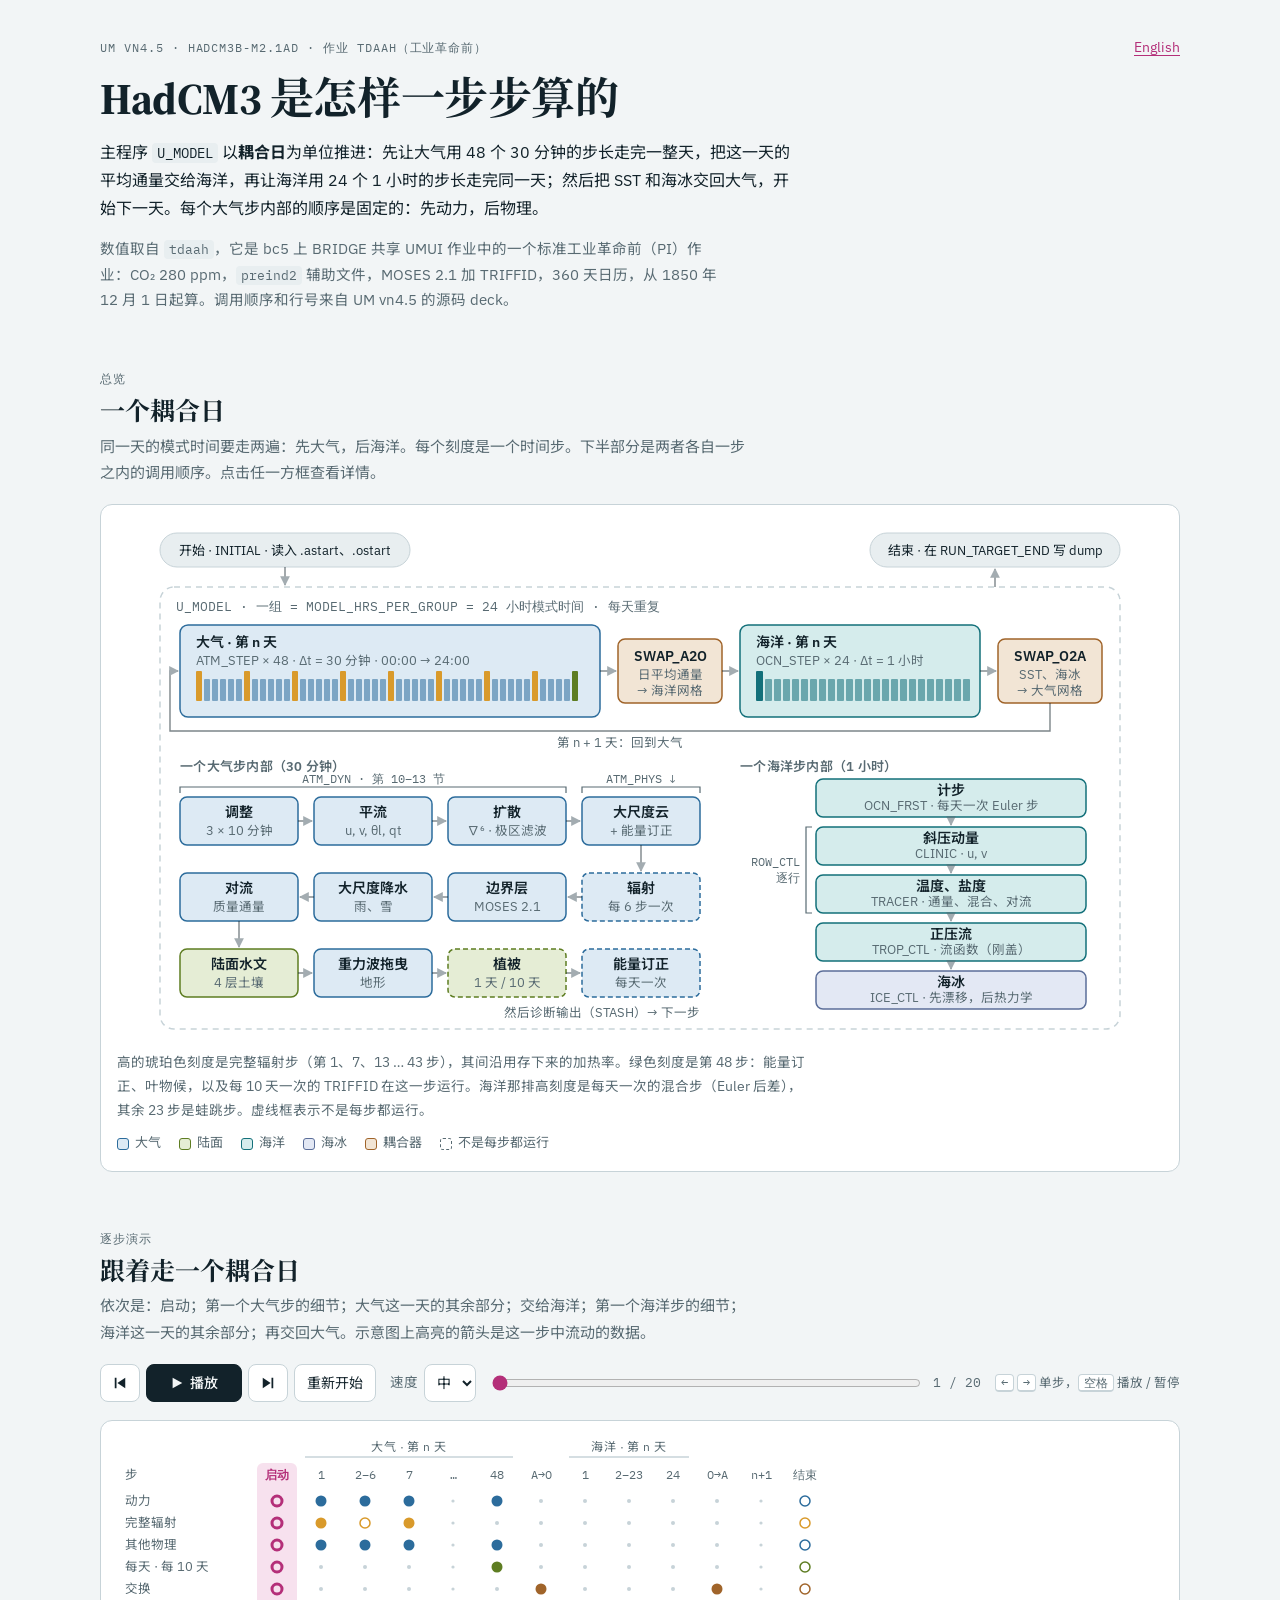
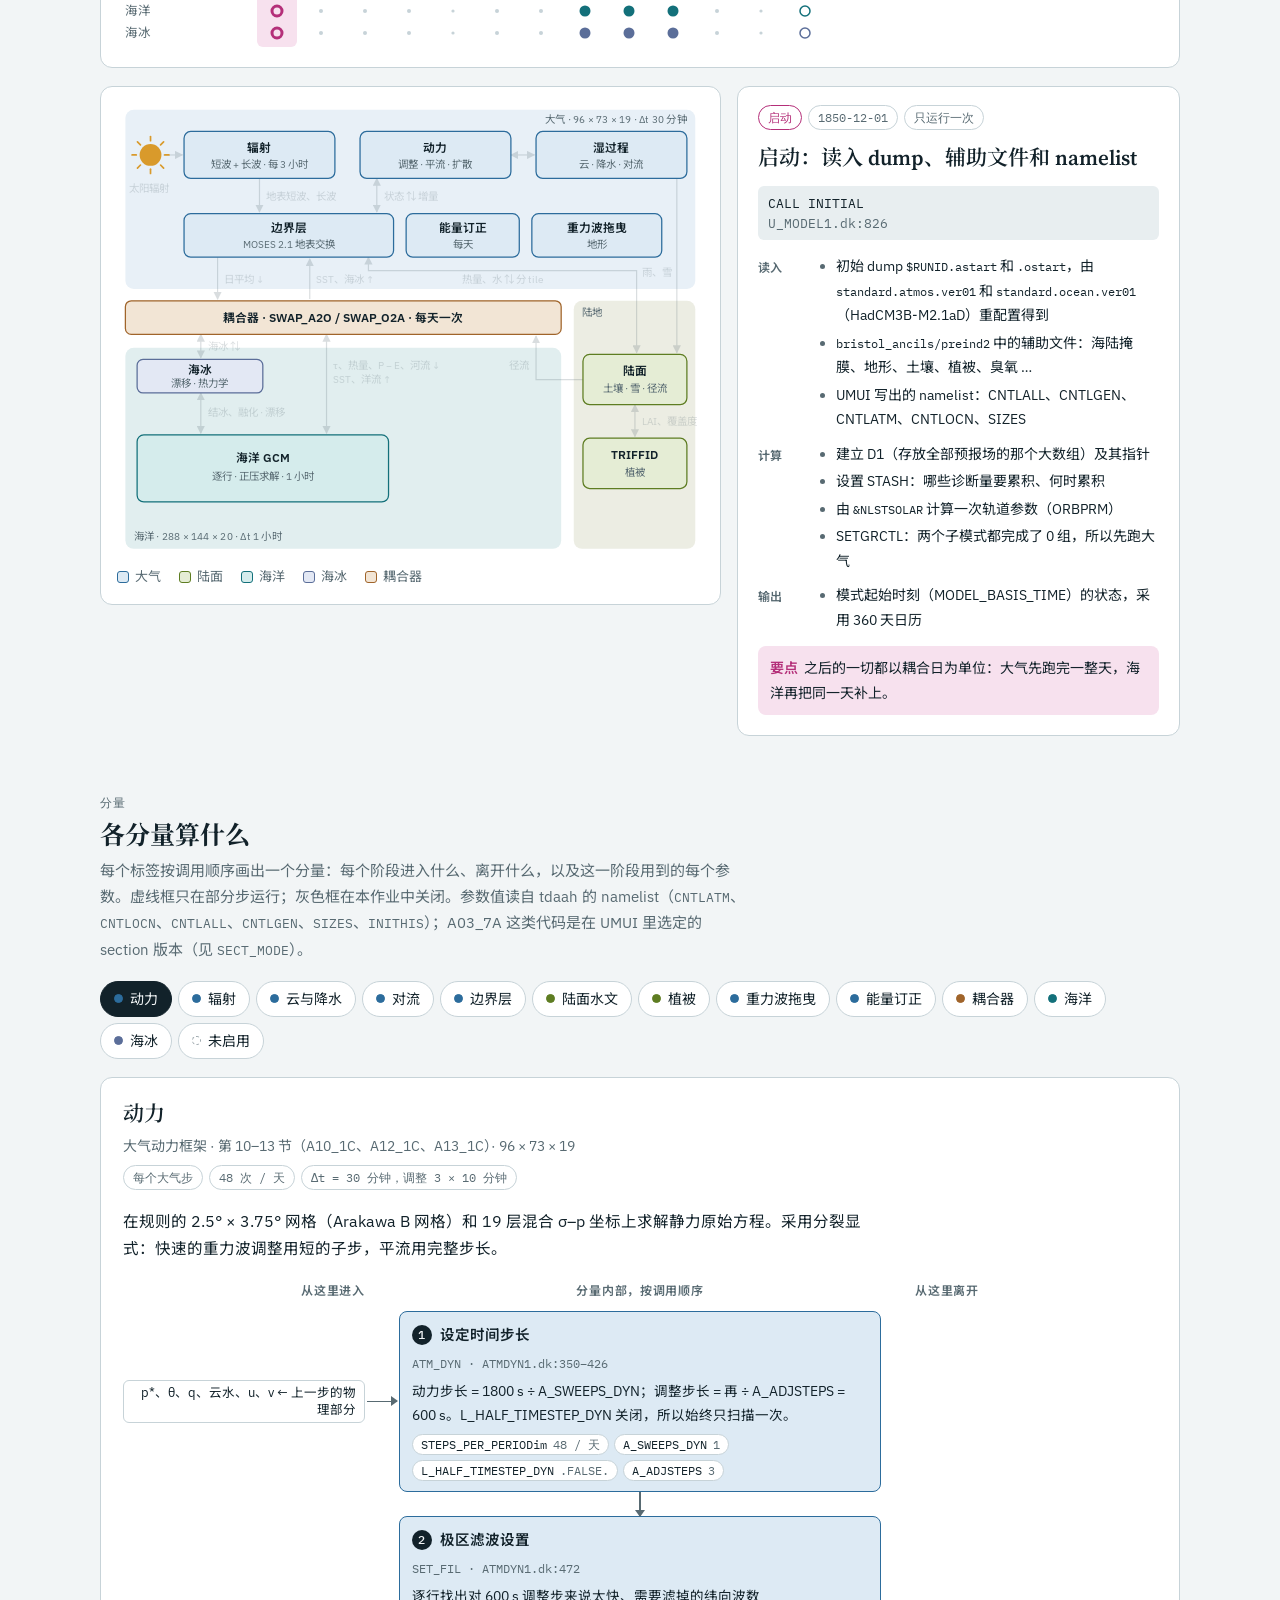
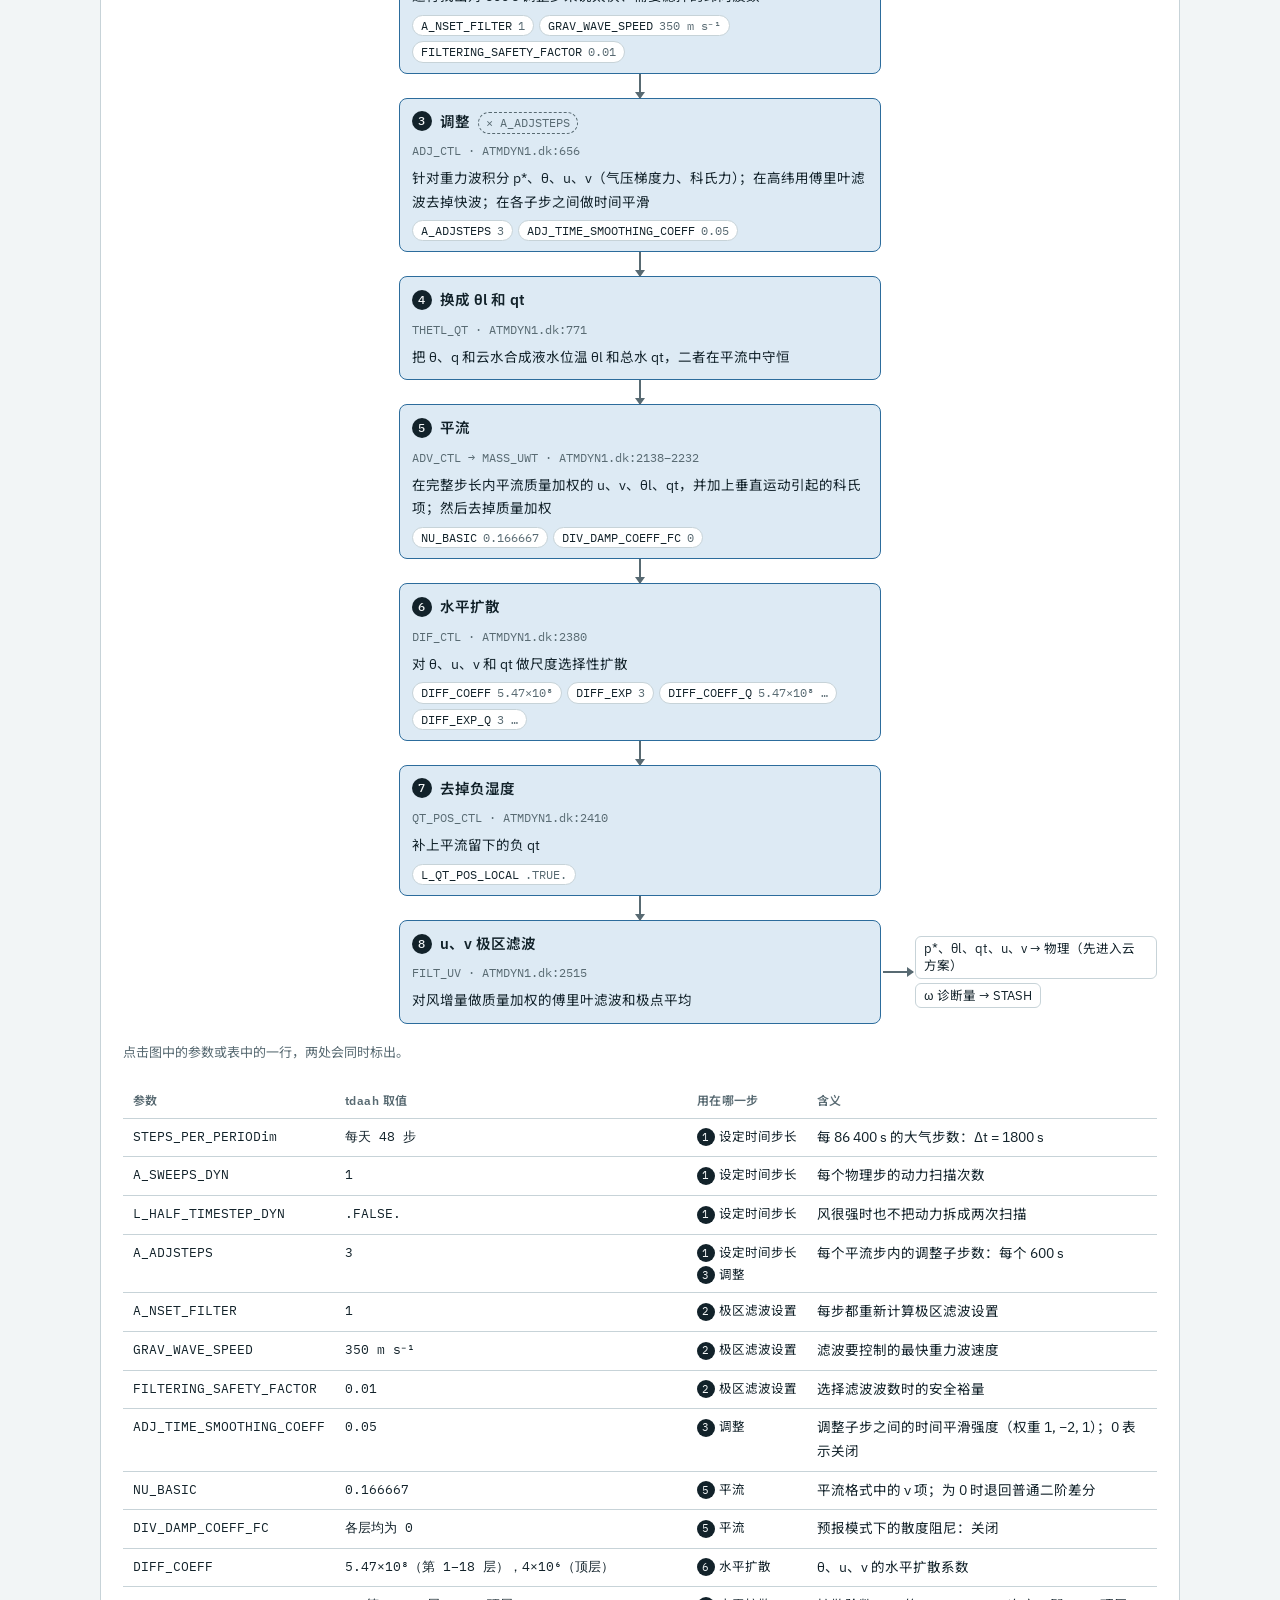
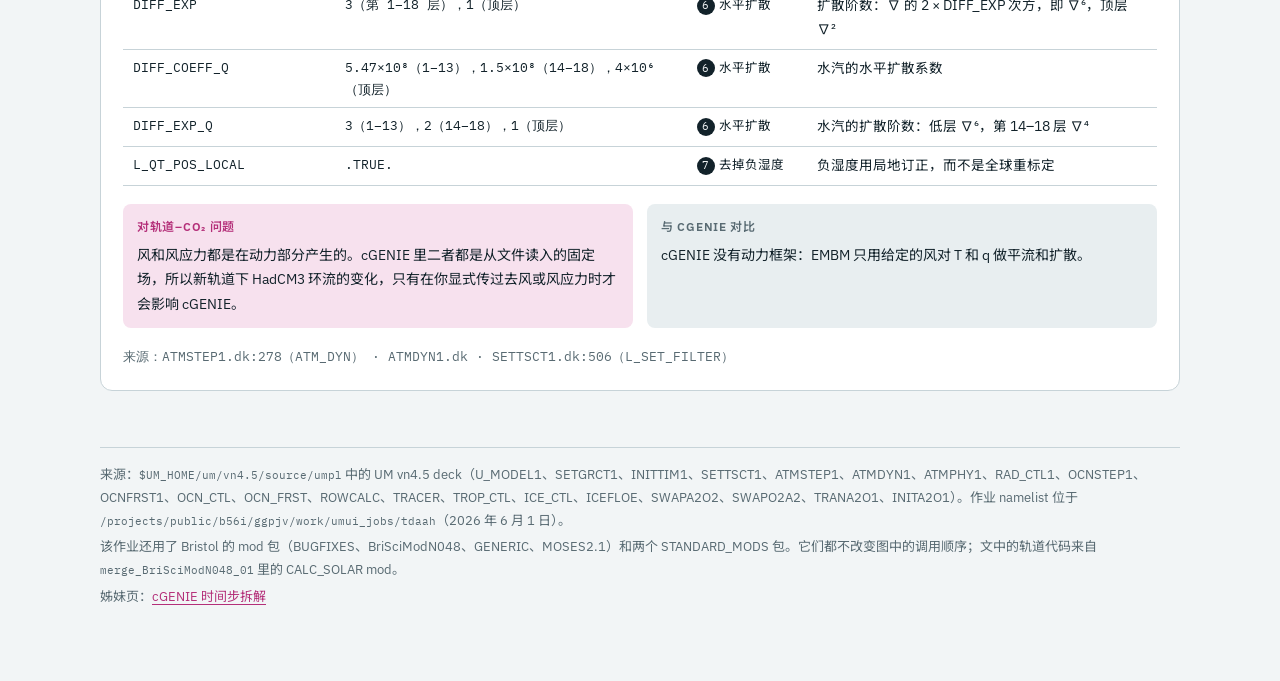
<file: HadCM3_timestep_walkthrough_zh.html>
<!doctype html>
<html lang="zh-CN">
<head>
<meta charset="utf-8">
<meta name="viewport" content="width=device-width, initial-scale=1, viewport-fit=cover">
<meta name="claude:viewport-fit-sides" content="cover">
<meta name="description" content="交互式拆解 HadCM3（UM vn4.5，工业革命前作业 tdaah）如何走完一个耦合日：调用顺序、大气–海洋耦合和关键参数。">
<title>HadCM3 时间步拆解</title>
<link rel="preconnect" href="https://fonts.googleapis.com">
<link rel="preconnect" href="https://fonts.gstatic.com" crossorigin>
<link rel="stylesheet" href="https://fonts.googleapis.com/css2?family=IBM+Plex+Mono:wght@400;500&family=IBM+Plex+Sans:wght@400;500;600&family=Noto+Sans+SC:wght@400;500;600&family=Noto+Serif+SC:wght@600;700&family=Source+Serif+4:opsz,wght@8..60,600;8..60,700&display=swap">
<style>
/* Layout: one 1120px column — coupled-day flowchart → step player (timeline + component map + step card) → component tabs. Sibling of the cGENIE walkthrough. */
:root {
  --bg: #F2F5F6;
  --surface: #FFFFFF;
  --surface-2: #E8EEF0;
  --ink: #12222A;
  --muted: #586A72;
  --line: #C7D3D8;
  --atm: #2C6C9C;
  --atm-soft: #DDEAF4;
  --ocn: #13707A;
  --ocn-soft: #D5ECEC;
  --ice: #5B6E99;
  --ice-soft: #E3E8F4;
  --land: #5E7D22;
  --land-soft: #E5EDD5;
  --cpl: #A0642A;
  --cpl-soft: #F2E5D5;
  --off: #9AA5AA;
  --sun: #D99A2B;
  --signal: #B42F79;
  --signal-soft: #F7E1EE;
  --zone-air: #E8F0F7;
  --zone-ocean: #E1EEEF;
  --zone-land: #ECEDE3;
  --font-display: "Source Serif 4", "Noto Serif SC", "Songti SC", Georgia, serif;
  --font-body: "IBM Plex Sans", "Noto Sans SC", "PingFang SC", "Microsoft YaHei", system-ui, sans-serif;
  --font-mono: "IBM Plex Mono", ui-monospace, "SFMono-Regular", Menlo, Consolas, monospace;
}
@media (prefers-color-scheme: dark) {
  :root:not([data-theme="light"]) {
    --bg: #0C1418; --surface: #131E24; --surface-2: #1A2830; --ink: #E2EBEE; --muted: #93A3AB; --line: #2A3A43;
    --atm: #72B1E0; --atm-soft: #15304A; --ocn: #4FC1C2; --ocn-soft: #0F3336; --ice: #A3B4DE; --ice-soft: #232D45;
    --land: #A7C764; --land-soft: #253018; --cpl: #D9A262; --cpl-soft: #3A2A18;
    --off: #5D6A70; --sun: #E7B04C; --signal: #F06BB4; --signal-soft: #3D1A2E;
    --zone-air: #0F1D28; --zone-ocean: #0D1F22; --zone-land: #1A1F17;
    color-scheme: dark;
  }
}
:root[data-theme="dark"] {
  --bg: #0C1418; --surface: #131E24; --surface-2: #1A2830; --ink: #E2EBEE; --muted: #93A3AB; --line: #2A3A43;
  --atm: #72B1E0; --atm-soft: #15304A; --ocn: #4FC1C2; --ocn-soft: #0F3336; --ice: #A3B4DE; --ice-soft: #232D45;
  --land: #A7C764; --land-soft: #253018; --cpl: #D9A262; --cpl-soft: #3A2A18;
  --off: #5D6A70; --sun: #E7B04C; --signal: #F06BB4; --signal-soft: #3D1A2E;
  --zone-air: #0F1D28; --zone-ocean: #0D1F22; --zone-land: #1A1F17;
  color-scheme: dark;
}

* { box-sizing: border-box; }
html { color-scheme: light; }
[hidden] { display: none !important; }
body { margin: 0; background: var(--bg); color: var(--ink); font-family: var(--font-body); font-size: 15px; line-height: 1.75; }
img { max-width: 100%; }
.wrap { max-width: 1120px; margin: 0 auto; padding-left: max(20px, env(safe-area-inset-left, 0px)); padding-right: max(20px, env(safe-area-inset-right, 0px)); padding-block: 36px 72px; display: grid; gap: 56px; }
@media (max-width: 480px) { .wrap { padding-left: max(16px, env(safe-area-inset-left, 0px)); padding-right: max(16px, env(safe-area-inset-right, 0px)); } }

h1, h2, h3 { font-family: var(--font-display); text-wrap: balance; margin: 0; color: var(--ink); }
h1 { font-size: clamp(30px, 4.4vw, 44px); line-height: 1.15; font-weight: 700; letter-spacing: -0.01em; }
h2 { font-size: 25px; line-height: 1.3; font-weight: 700; }
h3 { font-size: 21px; line-height: 1.35; font-weight: 600; }
p { margin: 0; }
code, .mono { font-family: var(--font-mono); font-size: 0.88em; }
a { color: var(--signal); text-underline-offset: 3px; }
.eyebrow { font-family: var(--font-mono); font-size: 12px; letter-spacing: 0.08em; text-transform: uppercase; color: var(--muted); }

header { display: grid; gap: 14px; }
.toprow { display: flex; justify-content: space-between; align-items: baseline; gap: 12px; flex-wrap: wrap; }
.lang { font-size: 13.5px; }
.lede { max-width: 70ch; color: var(--ink); font-size: 16px; }
.lede + .lede { color: var(--muted); font-size: 14.5px; }
.lede code { background: var(--surface-2); padding: 1px 5px; border-radius: 4px; }

section { display: grid; gap: 18px; }
.sec-head { display: grid; gap: 6px; }
.sec-head p { color: var(--muted); max-width: 72ch; }

figure { margin: 0; display: grid; gap: 10px; }
.panel { background: var(--surface); border: 1px solid var(--line); border-radius: 12px; padding: 16px; min-width: 0; }
.scroll { overflow-x: auto; -webkit-overflow-scrolling: touch; }
figcaption { color: var(--muted); font-size: 13.5px; max-width: 86ch; }
.legend { display: flex; flex-wrap: wrap; gap: 8px 18px; font-size: 13px; color: var(--muted); align-items: center; }
.legend span { display: inline-flex; align-items: center; gap: 6px; }
.sw { width: 12px; height: 12px; border-radius: 3px; border: 1.5px solid; display: inline-block; }
.sw.atm { background: var(--atm-soft); border-color: var(--atm); }
.sw.ocn { background: var(--ocn-soft); border-color: var(--ocn); }
.sw.ice { background: var(--ice-soft); border-color: var(--ice); }
.sw.land { background: var(--land-soft); border-color: var(--land); }
.sw.cpl { background: var(--cpl-soft); border-color: var(--cpl); }
.sw.sun { background: var(--sun); border-color: var(--sun); width: 6px; height: 16px; border-radius: 1px; }
.sw.some { background: var(--surface); border-color: var(--muted); border-style: dashed; }

/* ---------- SVG shared ---------- */
svg { display: block; }
svg text { font-family: var(--font-body); fill: var(--ink); }
.n rect { stroke-width: 1.5; transition: opacity .25s, stroke-width .2s; }
.n.atm rect { fill: var(--atm-soft); stroke: var(--atm); }
.n.ocn rect { fill: var(--ocn-soft); stroke: var(--ocn); }
.n.ice rect { fill: var(--ice-soft); stroke: var(--ice); }
.n.land rect { fill: var(--land-soft); stroke: var(--land); }
.n.cpl rect { fill: var(--cpl-soft); stroke: var(--cpl); }
.n.some rect { stroke-dasharray: 5 3; }
.n .t1 { font-size: 14px; font-weight: 600; }
.n .t2 { font-size: 12.5px; fill: var(--muted); }
.n[data-tab] { cursor: pointer; }
.n[data-tab]:hover rect { stroke-width: 2.5; }
.n[data-tab]:focus { outline: none; }
.n[data-tab]:focus-visible rect { stroke: var(--signal); stroke-width: 3; }
.e path { fill: none; stroke: var(--muted); stroke-width: 1.4; }
.e text { font-size: 12.5px; fill: var(--muted); }
.ah { fill: var(--muted); }
.ah-on { fill: var(--signal); }
.zone { stroke: none; }
.zone.air { fill: var(--zone-air); }
.zone.ocean { fill: var(--zone-ocean); }
.zone.land { fill: var(--zone-land); }
.zlabel { font-size: 12.5px; fill: var(--muted) !important; letter-spacing: 0.02em; }

/* overview flow */
#flow { width: 100%; max-width: 1000px; min-width: 800px; height: auto; margin-inline: auto; }
.frame { fill: none; stroke: var(--line); stroke-width: 1.5; stroke-dasharray: 6 5; }
.frametitle { font-family: var(--font-mono) !important; font-size: 12.5px; fill: var(--muted) !important; }
.ztitle { font-size: 13px; font-weight: 600; fill: var(--muted) !important; letter-spacing: 0.02em; }
.brk { fill: none; stroke: var(--muted); stroke-width: 1.2; }
.brklab { font-family: var(--font-mono) !important; font-size: 12px; fill: var(--muted) !important; }
.pill rect { fill: var(--surface-2); stroke: var(--line); }
.pill text { font-size: 13px; }
.seq path { fill: none; stroke: var(--ink); stroke-width: 1.4; opacity: .55; }
.loopnote { font-size: 12.5px; fill: var(--muted) !important; }
.tk { stroke: none; }
.tk.atm { fill: var(--atm); opacity: .55; }
.tk.rad { fill: var(--sun); }
.tk.day { fill: var(--land); }
.tk.ocn { fill: var(--ocn); opacity: .55; }
.tk.mix { fill: var(--ocn); }

/* component map */
#map { width: 100%; max-width: 700px; min-width: 560px; height: auto; margin-inline: auto; }
.sun circle { fill: var(--sun); }
.sun line { stroke: var(--sun); stroke-width: 2; stroke-linecap: round; }
.sun { transition: opacity .25s; }
#map.stepping .n, #map.stepping .sun { opacity: .28; }
#map.stepping .n.on, #map.stepping .sun.on { opacity: 1; }
#map .n.cur rect { stroke: var(--signal); stroke-width: 3; }
#map.stepping .e { opacity: .22; transition: opacity .25s; }
#map.stepping .e.on { opacity: 1; }
#map .e.on path { stroke: var(--signal); stroke-width: 2.3; }
#map .e.on text { fill: var(--signal); font-weight: 600; }

/* timeline */
#track { width: 100%; max-width: 720px; min-width: 660px; height: auto; }
.colbg { fill: transparent; transition: fill .2s; }
.col.on .colbg { fill: var(--signal-soft); }
.col { cursor: pointer; }
.col:focus { outline: none; }
.col:focus-visible .colbg { stroke: var(--signal); stroke-width: 2; }
.kh { font-family: var(--font-mono) !important; font-size: 12px; fill: var(--muted) !important; }
.col.on .kh { fill: var(--signal) !important; font-weight: 600; }
.grp { font-size: 12px; fill: var(--muted) !important; letter-spacing: 0.04em; }
.grpline { stroke: var(--line); stroke-width: 1.5; }
.rowlab { font-size: 12.5px; fill: var(--muted) !important; }
.dot.atm { fill: var(--atm); } .dot.ocn { fill: var(--ocn); } .dot.ice { fill: var(--ice); } .dot.land { fill: var(--land); } .dot.cpl { fill: var(--cpl); } .dot.sun { fill: var(--sun); }
.dot.ring { fill: none; stroke-width: 1.5; }
.dot.ring.atm { stroke: var(--atm); } .dot.ring.ocn { stroke: var(--ocn); } .dot.ring.ice { stroke: var(--ice); } .dot.ring.land { stroke: var(--land); } .dot.ring.cpl { stroke: var(--cpl); } .dot.ring.sun { stroke: var(--sun); }
.dot.no { fill: var(--line); }
#track .dot.cur { stroke: var(--signal); stroke-width: 3; }

/* ---------- player ---------- */
.controls { display: flex; flex-wrap: wrap; gap: 10px 14px; align-items: center; }
.btns { display: flex; gap: 6px; }
button { font: inherit; }
.btn { height: 38px; min-width: 38px; padding: 0 12px; border-radius: 8px; border: 1px solid var(--line); background: var(--surface); color: var(--ink); cursor: pointer; display: inline-flex; align-items: center; justify-content: center; gap: 6px; font-size: 14px; }
.btn:hover { border-color: var(--muted); }
.btn:focus-visible, select:focus-visible, input[type=range]:focus-visible, .tab:focus-visible, .open-tab:focus-visible { outline: 2px solid var(--signal); outline-offset: 2px; }
.btn.primary { background: var(--ink); color: var(--bg); border-color: var(--ink); min-width: 96px; font-weight: 500; }
.btn svg { width: 14px; height: 14px; }
.btn svg path, .btn svg rect { fill: currentColor; }
.speed { display: inline-flex; align-items: center; gap: 6px; font-size: 13.5px; color: var(--muted); }
select { font: inherit; font-size: 14px; height: 38px; border-radius: 8px; border: 1px solid var(--line); background: var(--surface); color: var(--ink); padding: 0 8px; }
.scrub { flex: 1 1 220px; display: flex; align-items: center; gap: 10px; min-width: 0; }
.scrub input { flex: 1; min-width: 0; accent-color: var(--signal); }
.count { font-family: var(--font-mono); font-size: 13px; color: var(--muted); font-variant-numeric: tabular-nums; white-space: nowrap; }
.kbd-hint { font-size: 12.5px; color: var(--muted); }
kbd { font-family: var(--font-mono); font-size: 11.5px; border: 1px solid var(--line); border-bottom-width: 2px; border-radius: 4px; padding: 0 5px; background: var(--surface); }

.stage { display: grid; grid-template-columns: minmax(0, 7fr) minmax(0, 5fr); gap: 16px; align-items: start; }
@media (max-width: 920px) { .stage { grid-template-columns: minmax(0, 1fr); } }

.card { background: var(--surface); border: 1px solid var(--line); border-radius: 12px; padding: 18px 20px 20px; display: grid; gap: 14px; min-width: 0; position: relative; overflow: hidden; }
.timer { position: absolute; left: 0; top: 0; height: 3px; width: 100%; background: transparent; }
.timer i { display: block; height: 100%; width: 0; background: var(--signal); }
.timer.run i { animation: fillbar var(--dur, 5s) linear forwards; }
@keyframes fillbar { from { width: 0; } to { width: 100%; } }
.meta { display: flex; flex-wrap: wrap; gap: 6px; }
.chip { font-family: var(--font-mono); font-size: 12px; border: 1px solid var(--line); border-radius: 999px; padding: 1px 9px; color: var(--muted); white-space: nowrap; }
.chip.k { color: var(--signal); border-color: var(--signal); }
.call { font-family: var(--font-mono); font-size: 12.5px; background: var(--surface-2); border-radius: 6px; padding: 7px 10px; overflow-wrap: anywhere; line-height: 1.6; }
.call .src { color: var(--muted); }
.io { display: grid; gap: 10px; margin: 0; }
.io > div { display: grid; grid-template-columns: 52px minmax(0, 1fr); gap: 10px; }
.io dt { font-size: 12px; font-weight: 600; color: var(--muted); letter-spacing: 0.05em; text-transform: uppercase; padding-top: 3px; }
.io dd { margin: 0; }
.io ul, .mod ul { margin: 0; padding-left: 1.1em; display: grid; gap: 3px; }
.io li, .mod li { font-size: 14px; }
.io li::marker, .mod li::marker { color: var(--muted); }
.note { background: var(--signal-soft); border-radius: 8px; padding: 10px 12px; font-size: 14px; }
.note b { color: var(--signal); font-weight: 600; margin-right: 6px; }
.open-tab { justify-self: start; background: none; border: 0; padding: 0; color: var(--signal); cursor: pointer; font-size: 14px; font-weight: 500; text-decoration: underline; text-underline-offset: 3px; }

/* ---------- component tabs ---------- */
.tabs { display: flex; flex-wrap: wrap; gap: 6px; }
.tab { display: inline-flex; align-items: center; gap: 7px; height: 36px; padding: 0 13px; border-radius: 999px; border: 1px solid var(--line); background: var(--surface); color: var(--ink); cursor: pointer; font-size: 14px; }
.tab .d { width: 9px; height: 9px; border-radius: 50%; border: 1.5px solid; }
.tab .d.atm { background: var(--atm); border-color: var(--atm); }
.tab .d.ocn { background: var(--ocn); border-color: var(--ocn); }
.tab .d.ice { background: var(--ice); border-color: var(--ice); }
.tab .d.land { background: var(--land); border-color: var(--land); }
.tab .d.cpl { background: var(--cpl); border-color: var(--cpl); }
.tab .d.off { border-color: var(--off); border-style: dashed; }
.tab[aria-selected="true"] { background: var(--ink); color: var(--bg); border-color: var(--ink); }
.mod { background: var(--surface); border: 1px solid var(--line); border-radius: 12px; padding: 22px; display: grid; gap: 18px; min-width: 0; }
.mod-head { display: grid; gap: 6px; }
.mod-head .full { color: var(--muted); font-size: 14px; }
.mod .lead { font-size: 15.5px; max-width: 74ch; }
.cols3 { display: grid; grid-template-columns: repeat(3, minmax(0, 1fr)); gap: 14px; }
@media (max-width: 760px) { .cols3 { grid-template-columns: minmax(0, 1fr); } }
.box { background: var(--surface-2); border-radius: 8px; padding: 12px 14px; display: grid; gap: 6px; align-content: start; min-width: 0; }
.box h4 { margin: 0; font-size: 12px; letter-spacing: 0.06em; text-transform: uppercase; color: var(--muted); font-weight: 600; }
table { border-collapse: collapse; width: 100%; font-size: 13.5px; }
th, td { text-align: left; padding: 7px 10px; border-bottom: 1px solid var(--line); vertical-align: top; }
th { font-size: 12px; color: var(--muted); font-weight: 600; letter-spacing: 0.04em; }
td.k { font-family: var(--font-mono); font-size: 12.5px; }
td.v { font-family: var(--font-mono); font-size: 12.5px; font-variant-numeric: tabular-nums; }
.tablewrap { overflow-x: auto; }
.pair { display: grid; grid-template-columns: repeat(2, minmax(0, 1fr)); gap: 14px; }
@media (max-width: 760px) { .pair { grid-template-columns: minmax(0, 1fr); } }
.pair .box p { font-size: 14px; }
.box.rel { background: var(--signal-soft); }
.box.rel h4 { color: var(--signal); }
.srcs { font-family: var(--font-mono); font-size: 12.5px; color: var(--muted); overflow-wrap: anywhere; }

/* ---------- component flowcharts ---------- */
.mflow { display: grid; min-width: 0; }
.mf-head, .mf-row, .mf-conn { display: grid; grid-template-columns: minmax(0, 1fr) minmax(0, 1.75fr) minmax(0, 1fr); }
.mf-head { font-size: 12px; font-weight: 600; letter-spacing: 0.06em; text-transform: uppercase; color: var(--muted); padding-bottom: 10px; }
.mf-head span:first-child { text-align: right; padding-right: 34px; }
.mf-head span:nth-child(2) { text-align: center; }
.mf-head span:last-child { padding-left: 34px; }
.mf-row { align-items: stretch; }
.mf-in, .mf-out { display: flex; align-items: center; min-width: 0; }
.mf-in { justify-content: flex-end; }
.mf-pills { display: flex; flex-direction: column; gap: 4px; min-width: 0; }
.mf-in .mf-pills { align-items: flex-end; text-align: right; }
.mf-out .mf-pills { align-items: flex-start; }
.mf-pill { font-size: 12.5px; line-height: 1.4; background: var(--surface); border: 1px solid var(--line); border-radius: 6px; padding: 3px 8px; max-width: 100%; overflow-wrap: anywhere; }
.mf-arr { flex: 0 0 30px; height: 1.5px; background: var(--muted); position: relative; margin-inline: 2px; }
.mf-arr::after { content: ""; position: absolute; right: -1px; top: 50%; transform: translateY(-50%); border-style: solid; border-width: 5px 0 5px 7px; border-color: transparent transparent transparent var(--muted); }
.mf-node { border: 1.5px solid; border-radius: 8px; padding: 10px 12px; display: grid; gap: 6px; align-content: start; min-width: 0; }
.mf-node.atm { background: var(--atm-soft); border-color: var(--atm); }
.mf-node.ocn { background: var(--ocn-soft); border-color: var(--ocn); }
.mf-node.ice { background: var(--ice-soft); border-color: var(--ice); }
.mf-node.land { background: var(--land-soft); border-color: var(--land); }
.mf-node.cpl { background: var(--cpl-soft); border-color: var(--cpl); }
.mf-node.cond { border-style: dashed; }
.mf-node.off { background: var(--surface); border-color: var(--off); border-style: dashed; }
.mf-node.off .mf-t, .mf-node.off .mf-d { color: var(--muted); }
.mf-top { display: flex; flex-wrap: wrap; align-items: baseline; gap: 4px 8px; }
.mf-n { font-family: var(--font-mono); font-size: 11.5px; font-weight: 500; color: var(--bg); background: var(--ink); border-radius: 999px; min-width: 20px; height: 20px; padding: 0 6px; display: inline-flex; align-items: center; justify-content: center; align-self: center; }
.mf-t { font-weight: 600; font-size: 14.5px; }
.mf-tag { font-family: var(--font-mono); font-size: 11.5px; color: var(--muted); border: 1px dashed var(--muted); border-radius: 999px; padding: 0 7px; }
.mf-r { font-family: var(--font-mono); font-size: 12px; color: var(--muted); overflow-wrap: anywhere; }
.mf-d { font-size: 13.5px; margin: 0; }
.mf-ps { display: flex; flex-wrap: wrap; gap: 5px; }
.pc { font: inherit; font-family: var(--font-mono); font-size: 11.5px; line-height: 1.5; border: 1px solid var(--line); background: var(--surface); color: var(--ink); border-radius: 999px; padding: 1px 8px; cursor: pointer; display: inline-flex; gap: 6px; max-width: 100%; text-align: left; }
.pc b { font-weight: 400; color: var(--muted); overflow-wrap: anywhere; }
.pc:hover, .pc.hl, .pc.sel { border-color: var(--signal); background: var(--signal-soft); }
.pc.sel b { color: var(--signal); }
.pc:focus-visible { outline: 2px solid var(--signal); outline-offset: 2px; }
.mf-conn > span { grid-column: 2; justify-self: center; width: 1.5px; height: 24px; background: var(--muted); position: relative; }
.mf-conn > span::after { content: ""; position: absolute; left: 50%; bottom: -1px; transform: translateX(-50%); border-style: solid; border-width: 7px 5px 0 5px; border-color: var(--muted) transparent transparent transparent; }
.mf-conn.nohead > span::after { display: none; }
.mf-conn.short > span { height: 12px; }
.mf-loop { position: relative; border: 1.5px dashed var(--muted); border-radius: 12px; }
.mf-looplab { position: absolute; top: -10px; left: 14px; background: var(--surface); padding: 0 8px; font-family: var(--font-mono); font-size: 12px; color: var(--muted); max-width: calc(100% - 28px); }
.mf-hint { font-size: 13px; color: var(--muted); }
.ptab tr { cursor: pointer; }
.ptab tr.hl td, .ptab tr.sel td { background: var(--signal-soft); }
.ptab tr.sel td.k { color: var(--signal); }
.ub { display: inline-flex; align-items: center; justify-content: center; min-width: 18px; height: 18px; padding: 0 5px; border-radius: 999px; background: var(--ink); color: var(--bg); font-family: var(--font-mono); font-size: 11px; margin-right: 4px; }
td.u { font-size: 12.5px; }
td.u span.ul { display: block; white-space: nowrap; }
@media (max-width: 720px) {
  .mf-head { display: none; }
  .mf-row, .mf-conn { grid-template-columns: minmax(0, 1fr); }
  .mf-conn > span { grid-column: 1; }
  .mf-in, .mf-out { justify-content: flex-start; padding-block: 4px; }
  .mf-in .mf-pills, .mf-out .mf-pills { align-items: flex-start; text-align: left; }
  .mf-in { order: 0; } .mf-node { order: 1; } .mf-out { order: 2; }
  .mf-arr { display: none; }
  .mf-in .mf-pill::before, .mf-out .mf-pill::before { content: "↓ "; color: var(--muted); }
}

footer { color: var(--muted); font-size: 13px; display: grid; gap: 4px; border-top: 1px solid var(--line); padding-top: 16px; }
footer .mono { overflow-wrap: anywhere; }

@media (prefers-reduced-motion: reduce) {
  * { transition: none !important; }
  .timer { display: none; }
}
</style>
</head>
<body>
<div class="wrap">

<header>
  <div class="toprow">
    <div class="eyebrow">UM vn4.5 · HadCM3B-M2.1aD · 作业 tdaah（工业革命前）</div>
    <a class="lang xlink" href="HadCM3_timestep_walkthrough_en.html" data-artifact="https://claude.ai/artifact/NvLiK1jmDgtQTWMkfUsAWK" hreflang="en" lang="en">English</a>
  </div>
  <h1>HadCM3 是怎样一步步算的</h1>
  <p class="lede">主程序 <code>U_MODEL</code> 以<strong>耦合日</strong>为单位推进：先让大气用 48 个 30 分钟的步长走完一整天，把这一天的平均通量交给海洋，再让海洋用 24 个 1 小时的步长走完同一天；然后把 SST 和海冰交回大气，开始下一天。每个大气步内部的顺序是固定的：先动力，后物理。</p>
  <p class="lede">数值取自 <code>tdaah</code>，它是 bc5 上 BRIDGE 共享 UMUI 作业中的一个标准工业革命前（PI）作业：CO₂ 280 ppm，<code>preind2</code> 辅助文件，MOSES 2.1 加 TRIFFID，360 天日历，从 1850 年 12 月 1 日起算。调用顺序和行号来自 UM vn4.5 的源码 deck。</p>
</header>

<!-- ============ 1. 总览 ============ -->
<section aria-labelledby="h-over">
  <div class="sec-head">
    <div class="eyebrow">总览</div>
    <h2 id="h-over">一个耦合日</h2>
    <p>同一天的模式时间要走两遍：先大气，后海洋。每个刻度是一个时间步。下半部分是两者各自一步之内的调用顺序。点击任一方框查看详情。</p>
  </div>
  <figure class="panel">
    <div class="scroll">
      <svg id="flow" viewBox="0 0 1000 520" role="group" aria-label="HadCM3 主循环：每个耦合日，大气先走 48 个半小时步，SWAP_A2O 把日平均通量交给海洋，海洋走 24 个一小时步，SWAP_O2A 再把 SST 和海冰交回。一个大气步内：调整、平流、扩散、云、每 6 步一次的辐射、边界层、大尺度降水、对流、水文、重力波拖曳，第 48 步还有植被和能量订正。一个海洋步内：计步、逐行的斜压动量和示踪物、正压流函数、海冰。">
        <defs>
          <marker id="fa" viewBox="0 0 10 10" refX="9" refY="5" markerWidth="7" markerHeight="7" orient="auto-start-reverse"><path d="M0,0 L10,5 L0,10 z" class="ah"/></marker>
        </defs>
        <g class="pill"><rect x="20" y="12" width="250" height="34" rx="17"/><text x="145" y="34" text-anchor="middle">开始 · INITIAL · 读入 .astart、.ostart</text></g>
        <g class="pill"><rect x="730" y="12" width="250" height="34" rx="17"/><text x="855" y="34" text-anchor="middle">结束 · 在 RUN_TARGET_END 写 dump</text></g>
        <g class="seq"><path d="M145,46 V64" marker-end="url(#fa)"/><path d="M855,66 V48" marker-end="url(#fa)"/></g>
        <rect class="frame" x="20" y="66" width="960" height="442" rx="14"/>
        <text class="frametitle" x="36" y="90">U_MODEL · 一组 = MODEL_HRS_PER_GROUP = 24 小时模式时间 · 每天重复</text>

        <g class="n atm" data-tab="dyn" tabindex="0" role="button" aria-label="大气：动力详情">
          <rect x="40" y="104" width="420" height="92" rx="8"/>
          <text class="t1" x="56" y="126">大气 · 第 n 天</text>
          <text class="t2" x="56" y="144">ATM_STEP × 48 · Δt = 30 分钟 · 00:00 → 24:00</text>
        </g>
        <g id="aTicks"></g>
        <g class="n cpl" data-tab="cpl" tabindex="0" role="button" aria-label="SWAP_A2O：耦合器详情">
          <rect x="478" y="118" width="104" height="64" rx="7"/>
          <text class="t1" x="530" y="140" text-anchor="middle">SWAP_A2O</text>
          <text class="t2" x="530" y="158" text-anchor="middle">日平均通量</text>
          <text class="t2" x="530" y="174" text-anchor="middle">→ 海洋网格</text>
        </g>
        <g class="n ocn" data-tab="ocn" tabindex="0" role="button" aria-label="海洋详情">
          <rect x="600" y="104" width="240" height="92" rx="8"/>
          <text class="t1" x="616" y="126">海洋 · 第 n 天</text>
          <text class="t2" x="616" y="144">OCN_STEP × 24 · Δt = 1 小时</text>
        </g>
        <g id="oTicks"></g>
        <g class="n cpl" data-tab="cpl" tabindex="0" role="button" aria-label="SWAP_O2A：耦合器详情">
          <rect x="858" y="118" width="104" height="64" rx="7"/>
          <text class="t1" x="910" y="140" text-anchor="middle">SWAP_O2A</text>
          <text class="t2" x="910" y="158" text-anchor="middle">SST、海冰</text>
          <text class="t2" x="910" y="174" text-anchor="middle">→ 大气网格</text>
        </g>
        <g class="seq">
          <path d="M460,150 H476" marker-end="url(#fa)"/>
          <path d="M582,150 H598" marker-end="url(#fa)"/>
          <path d="M840,150 H856" marker-end="url(#fa)"/>
          <path d="M910,182 V210 H30 V150 H38" marker-end="url(#fa)"/>
        </g>
        <text class="loopnote" x="480" y="226" text-anchor="middle">第 n + 1 天：回到大气</text>

        <text class="ztitle" x="40" y="250">一个大气步内部（30 分钟）</text>
        <path class="brk" d="M40,272 V266 H426 V272"/>
        <text class="brklab" x="233" y="262" text-anchor="middle">ATM_DYN · 第 10–13 节</text>
        <path class="brk" d="M442,272 V266 H560 V272"/>
        <text class="brklab" x="501" y="262" text-anchor="middle">ATM_PHYS ↓</text>

        <g class="n atm" data-tab="dyn" tabindex="0" role="button" aria-label="调整：动力详情"><rect x="40" y="276" width="118" height="48" rx="7"/><text class="t1" x="99" y="296" text-anchor="middle">调整</text><text class="t2" x="99" y="314" text-anchor="middle">3 × 10 分钟</text></g>
        <g class="n atm" data-tab="dyn" tabindex="0" role="button" aria-label="平流：动力详情"><rect x="174" y="276" width="118" height="48" rx="7"/><text class="t1" x="233" y="296" text-anchor="middle">平流</text><text class="t2" x="233" y="314" text-anchor="middle">u, v, θl, qt</text></g>
        <g class="n atm" data-tab="dyn" tabindex="0" role="button" aria-label="扩散与滤波：动力详情"><rect x="308" y="276" width="118" height="48" rx="7"/><text class="t1" x="367" y="296" text-anchor="middle">扩散</text><text class="t2" x="367" y="314" text-anchor="middle">∇⁶ · 极区滤波</text></g>
        <g class="n atm" data-tab="cloud" tabindex="0" role="button" aria-label="大尺度云详情"><rect x="442" y="276" width="118" height="48" rx="7"/><text class="t1" x="501" y="296" text-anchor="middle">大尺度云</text><text class="t2" x="501" y="314" text-anchor="middle">+ 能量订正</text></g>

        <g class="n atm some" data-tab="rad" tabindex="0" role="button" aria-label="辐射详情"><rect x="442" y="352" width="118" height="48" rx="7"/><text class="t1" x="501" y="372" text-anchor="middle">辐射</text><text class="t2" x="501" y="390" text-anchor="middle">每 6 步一次</text></g>
        <g class="n atm" data-tab="bl" tabindex="0" role="button" aria-label="边界层详情"><rect x="308" y="352" width="118" height="48" rx="7"/><text class="t1" x="367" y="372" text-anchor="middle">边界层</text><text class="t2" x="367" y="390" text-anchor="middle">MOSES 2.1</text></g>
        <g class="n atm" data-tab="cloud" tabindex="0" role="button" aria-label="大尺度降水详情"><rect x="174" y="352" width="118" height="48" rx="7"/><text class="t1" x="233" y="372" text-anchor="middle">大尺度降水</text><text class="t2" x="233" y="390" text-anchor="middle">雨、雪</text></g>
        <g class="n atm" data-tab="conv" tabindex="0" role="button" aria-label="对流详情"><rect x="40" y="352" width="118" height="48" rx="7"/><text class="t1" x="99" y="372" text-anchor="middle">对流</text><text class="t2" x="99" y="390" text-anchor="middle">质量通量</text></g>

        <g class="n land" data-tab="hydro" tabindex="0" role="button" aria-label="陆面水文详情"><rect x="40" y="428" width="118" height="48" rx="7"/><text class="t1" x="99" y="448" text-anchor="middle">陆面水文</text><text class="t2" x="99" y="466" text-anchor="middle">4 层土壤</text></g>
        <g class="n atm" data-tab="gwd" tabindex="0" role="button" aria-label="重力波拖曳详情"><rect x="174" y="428" width="118" height="48" rx="7"/><text class="t1" x="233" y="448" text-anchor="middle">重力波拖曳</text><text class="t2" x="233" y="466" text-anchor="middle">地形</text></g>
        <g class="n land some" data-tab="veg" tabindex="0" role="button" aria-label="植被详情"><rect x="308" y="428" width="118" height="48" rx="7"/><text class="t1" x="367" y="448" text-anchor="middle">植被</text><text class="t2" x="367" y="466" text-anchor="middle">1 天 / 10 天</text></g>
        <g class="n atm some" data-tab="eng" tabindex="0" role="button" aria-label="能量订正详情"><rect x="442" y="428" width="118" height="48" rx="7"/><text class="t1" x="501" y="448" text-anchor="middle">能量订正</text><text class="t2" x="501" y="466" text-anchor="middle">每天一次</text></g>

        <g class="seq">
          <path d="M158,300 H172" marker-end="url(#fa)"/>
          <path d="M292,300 H306" marker-end="url(#fa)"/>
          <path d="M426,300 H440" marker-end="url(#fa)"/>
          <path d="M501,324 V350" marker-end="url(#fa)"/>
          <path d="M442,376 H428" marker-end="url(#fa)"/>
          <path d="M308,376 H294" marker-end="url(#fa)"/>
          <path d="M174,376 H160" marker-end="url(#fa)"/>
          <path d="M99,400 V426" marker-end="url(#fa)"/>
          <path d="M158,452 H172" marker-end="url(#fa)"/>
          <path d="M292,452 H306" marker-end="url(#fa)"/>
          <path d="M426,452 H440" marker-end="url(#fa)"/>
        </g>
        <text class="loopnote" x="560" y="496" text-anchor="end">然后诊断输出（STASH）→ 下一步</text>

        <text class="ztitle" x="600" y="250">一个海洋步内部（1 小时）</text>
        <g class="n ocn" data-tab="ocn" tabindex="0" role="button" aria-label="海洋计步详情"><rect x="676" y="258" width="270" height="38" rx="7"/><text class="t1" x="811" y="274" text-anchor="middle">计步</text><text class="t2" x="811" y="289" text-anchor="middle">OCN_FRST · 每天一次 Euler 步</text></g>
        <g class="n ocn" data-tab="ocn" tabindex="0" role="button" aria-label="斜压动量：海洋详情"><rect x="676" y="306" width="270" height="38" rx="7"/><text class="t1" x="811" y="322" text-anchor="middle">斜压动量</text><text class="t2" x="811" y="337" text-anchor="middle">CLINIC · u, v</text></g>
        <g class="n ocn" data-tab="ocn" tabindex="0" role="button" aria-label="温度和盐度：海洋详情"><rect x="676" y="354" width="270" height="38" rx="7"/><text class="t1" x="811" y="370" text-anchor="middle">温度、盐度</text><text class="t2" x="811" y="385" text-anchor="middle">TRACER · 通量、混合、对流</text></g>
        <g class="n ocn" data-tab="ocn" tabindex="0" role="button" aria-label="正压流：海洋详情"><rect x="676" y="402" width="270" height="38" rx="7"/><text class="t1" x="811" y="418" text-anchor="middle">正压流</text><text class="t2" x="811" y="433" text-anchor="middle">TROP_CTL · 流函数（刚盖）</text></g>
        <g class="n ice" data-tab="ice" tabindex="0" role="button" aria-label="海冰详情"><rect x="676" y="450" width="270" height="38" rx="7"/><text class="t1" x="811" y="466" text-anchor="middle">海冰</text><text class="t2" x="811" y="481" text-anchor="middle">ICE_CTL · 先漂移，后热力学</text></g>
        <g class="seq">
          <path d="M811,296 V304" marker-end="url(#fa)"/>
          <path d="M811,344 V352" marker-end="url(#fa)"/>
          <path d="M811,392 V400" marker-end="url(#fa)"/>
          <path d="M811,440 V448" marker-end="url(#fa)"/>
        </g>
        <path class="brk" d="M672,306 H666 V392 H672"/>
        <text class="brklab" x="660" y="345" text-anchor="end">ROW_CTL</text>
        <text class="brklab" x="660" y="361" text-anchor="end">逐行</text>
      </svg>
    </div>
    <figcaption>高的琥珀色刻度是完整辐射步（第 1、7、13 … 43 步），其间沿用存下来的加热率。绿色刻度是第 48 步：能量订正、叶物候，以及每 10 天一次的 TRIFFID 在这一步运行。海洋那排高刻度是每天一次的混合步（Euler 后差），其余 23 步是蛙跳步。虚线框表示不是每步都运行。</figcaption>
    <div class="legend">
      <span><i class="sw atm"></i>大气</span>
      <span><i class="sw land"></i>陆面</span>
      <span><i class="sw ocn"></i>海洋</span>
      <span><i class="sw ice"></i>海冰</span>
      <span><i class="sw cpl"></i>耦合器</span>
      <span><i class="sw some"></i>不是每步都运行</span>
    </div>
  </figure>
</section>

<!-- ============ 2. 逐步演示 ============ -->
<section aria-labelledby="h-play">
  <div class="sec-head">
    <div class="eyebrow">逐步演示</div>
    <h2 id="h-play">跟着走一个耦合日</h2>
    <p>依次是：启动；第一个大气步的细节；大气这一天的其余部分；交给海洋；第一个海洋步的细节；海洋这一天的其余部分；再交回大气。示意图上高亮的箭头是这一步中流动的数据。</p>
  </div>

  <div class="controls" aria-label="播放控制">
    <div class="btns">
      <button class="btn" id="bPrev" type="button" aria-label="上一步"><svg viewBox="0 0 16 16" aria-hidden="true"><rect x="2" y="2" width="2" height="12"/><path d="M14 2 L5 8 L14 14 z"/></svg></button>
      <button class="btn primary" id="bPlay" type="button" aria-label="播放"><svg viewBox="0 0 16 16" aria-hidden="true" id="iPlay"><path d="M3 2 L14 8 L3 14 z"/></svg><span id="tPlay">播放</span></button>
      <button class="btn" id="bNext" type="button" aria-label="下一步"><svg viewBox="0 0 16 16" aria-hidden="true"><path d="M2 2 L11 8 L2 14 z"/><rect x="12" y="2" width="2" height="12"/></svg></button>
      <button class="btn" id="bReset" type="button">重新开始</button>
    </div>
    <label class="speed" for="speed">速度
      <select id="speed">
        <option value="9000">慢</option>
        <option value="6000" selected>中</option>
        <option value="3000">快</option>
      </select>
    </label>
    <div class="scrub">
      <input type="range" id="scrub" min="0" max="19" value="0" step="1" aria-label="跳到某一步">
      <span class="count" id="count">1 / 20</span>
    </div>
    <span class="kbd-hint"><kbd>←</kbd> <kbd>→</kbd> 单步，<kbd>空格</kbd> 播放 / 暂停</span>
  </div>

  <div class="panel scroll">
    <svg id="track" viewBox="0 0 720 214" role="group" aria-label="一个耦合日的时间线：每列是一个大气步、一次交换或一个海洋步；每行是一组计算；有圆点表示该步运行这组计算"></svg>
  </div>

  <div class="stage">
    <figure class="panel">
      <div class="scroll">
        <svg id="map" class="stepping" viewBox="0 0 700 540" role="group" aria-label="HadCM3 分量示意图：大气中有辐射、动力、湿过程、边界层、能量订正和重力波拖曳；大气与海洋之间是耦合器；海洋中有海冰和海洋 GCM；陆地上有陆面和 TRIFFID。箭头表示它们交换的量。">
          <defs>
            <marker id="ah" viewBox="0 0 10 10" refX="9" refY="5" markerWidth="7" markerHeight="7" orient="auto-start-reverse"><path d="M0,0 L10,5 L0,10 z" class="ah"/></marker>
            <marker id="ahon" viewBox="0 0 10 10" refX="9" refY="5" markerWidth="7" markerHeight="7" orient="auto-start-reverse"><path d="M0,0 L10,5 L0,10 z" class="ah-on"/></marker>
          </defs>
          <rect class="zone air" x="10" y="8" width="680" height="214" rx="10"/>
          <text class="zlabel" x="680" y="24" text-anchor="end">大气 · 96 × 73 × 19 · Δt 30 分钟</text>
          <rect class="zone ocean" x="10" y="292" width="520" height="240" rx="10"/>
          <text class="zlabel" x="20" y="522">海洋 · 288 × 144 × 20 · Δt 1 小时</text>
          <rect class="zone land" x="545" y="236" width="145" height="296" rx="10"/>
          <text class="zlabel" x="555" y="254">陆地</text>

          <g class="e" data-edge="e-sun" data-ends="end"><path d="M55,62 H78"/><text x="14" y="106">太阳辐射</text></g>
          <g class="e" data-edge="e-rad-bl" data-ends="end"><path d="M170,90 V130"/><text x="178" y="116">地表短波、长波</text></g>
          <g class="e" data-edge="e-dyn-bl" data-ends="both"><path d="M310,90 V130"/><text x="318" y="116">状态 ⇅ 增量</text></g>
          <g class="e" data-edge="e-dyn-moist" data-ends="both"><path d="M470,62 H498"/></g>
          <g class="e" data-edge="e-moist-land" data-ends="end"><path d="M668,90 V298"/><text x="662" y="206" text-anchor="end">雨、雪</text></g>
          <g class="e" data-edge="e-bl-land" data-ends="both"><path d="M300,184 V200 H620 V298"/><text x="460" y="215" text-anchor="middle">热量、水 ⇅ 分 tile</text></g>
          <g class="e" data-edge="e-a2o" data-ends="end"><path d="M120,184 V234"/><text x="128" y="215">日平均 ↓</text></g>
          <g class="e" data-edge="e-o2a" data-ends="end"><path d="M230,234 V186"/><text x="238" y="215">SST、海冰 ↑</text></g>
          <g class="e" data-edge="e-cpl-ocn" data-ends="both"><path d="M250,276 V394"/><text x="258" y="318">τ、热量、P − E、河流 ↓</text><text x="258" y="334">SST、洋流 ↑</text></g>
          <g class="e" data-edge="e-cpl-ice" data-ends="both"><path d="M100,276 V304"/><text x="108" y="295">海冰 ⇅</text></g>
          <g class="e" data-edge="e-ocn-ice" data-ends="both"><path d="M100,346 V394"/><text x="108" y="374">结冰、融化 · 漂移</text></g>
          <g class="e" data-edge="e-river" data-ends="end"><path d="M556,330 H500 V278"/><text x="492" y="318" text-anchor="end">径流</text></g>
          <g class="e" data-edge="e-veg-land" data-ends="both"><path d="M618,360 V398"/><text x="626" y="384">LAI、覆盖度</text></g>

          <g class="sun" data-node="sun">
            <circle cx="40" cy="62" r="13"/>
            <line x1="40" y1="40" x2="40" y2="45"/><line x1="40" y1="79" x2="40" y2="84"/>
            <line x1="18" y1="62" x2="23" y2="62"/><line x1="57" y1="62" x2="62" y2="62"/>
            <line x1="24.4" y1="46.4" x2="28" y2="50"/><line x1="52" y1="74" x2="55.6" y2="77.6"/>
            <line x1="55.6" y1="46.4" x2="52" y2="50"/><line x1="28" y1="74" x2="24.4" y2="77.6"/>
          </g>

          <g class="n atm" data-node="rad" data-tab="rad" tabindex="0" role="button" aria-label="辐射详情"><rect x="80" y="34" width="180" height="56" rx="8"/><text class="t1" x="170" y="58" text-anchor="middle">辐射</text><text class="t2" x="170" y="78" text-anchor="middle">短波 + 长波 · 每 3 小时</text></g>
          <g class="n atm" data-node="dyn" data-tab="dyn" tabindex="0" role="button" aria-label="动力详情"><rect x="290" y="34" width="180" height="56" rx="8"/><text class="t1" x="380" y="58" text-anchor="middle">动力</text><text class="t2" x="380" y="78" text-anchor="middle">调整 · 平流 · 扩散</text></g>
          <g class="n atm" data-node="moist" data-tab="cloud" tabindex="0" role="button" aria-label="云与降水详情"><rect x="500" y="34" width="180" height="56" rx="8"/><text class="t1" x="590" y="58" text-anchor="middle">湿过程</text><text class="t2" x="590" y="78" text-anchor="middle">云 · 降水 · 对流</text></g>
          <g class="n atm" data-node="bl" data-tab="bl" tabindex="0" role="button" aria-label="边界层详情"><rect x="80" y="132" width="250" height="52" rx="8"/><text class="t1" x="205" y="154" text-anchor="middle">边界层</text><text class="t2" x="205" y="173" text-anchor="middle">MOSES 2.1 地表交换</text></g>
          <g class="n atm" data-node="eng" data-tab="eng" tabindex="0" role="button" aria-label="能量订正详情"><rect x="345" y="132" width="135" height="52" rx="8"/><text class="t1" x="412.5" y="154" text-anchor="middle">能量订正</text><text class="t2" x="412.5" y="173" text-anchor="middle">每天</text></g>
          <g class="n atm" data-node="gwd" data-tab="gwd" tabindex="0" role="button" aria-label="重力波拖曳详情"><rect x="495" y="132" width="155" height="52" rx="8"/><text class="t1" x="572.5" y="154" text-anchor="middle">重力波拖曳</text><text class="t2" x="572.5" y="173" text-anchor="middle">地形</text></g>
          <g class="n cpl" data-node="cpl" data-tab="cpl" tabindex="0" role="button" aria-label="耦合器详情"><rect x="10" y="236" width="520" height="40" rx="7"/><text class="t1" x="270" y="261" text-anchor="middle">耦合器 · SWAP_A2O / SWAP_O2A · 每天一次</text></g>
          <g class="n land" data-node="land" data-tab="hydro" tabindex="0" role="button" aria-label="陆面水文详情"><rect x="556" y="300" width="124" height="60" rx="8"/><text class="t1" x="618" y="325" text-anchor="middle">陆面</text><text class="t2" x="618" y="345" text-anchor="middle">土壤 · 雪 · 径流</text></g>
          <g class="n land" data-node="veg" data-tab="veg" tabindex="0" role="button" aria-label="植被详情"><rect x="556" y="400" width="124" height="60" rx="8"/><text class="t1" x="618" y="425" text-anchor="middle">TRIFFID</text><text class="t2" x="618" y="445" text-anchor="middle">植被</text></g>
          <g class="n ice" data-node="ice" data-tab="ice" tabindex="0" role="button" aria-label="海冰详情"><rect x="24" y="306" width="150" height="40" rx="7"/><text class="t1" x="99" y="323" text-anchor="middle">海冰</text><text class="t2" x="99" y="339" text-anchor="middle">漂移 · 热力学</text></g>
          <g class="n ocn" data-node="ocn" data-tab="ocn" tabindex="0" role="button" aria-label="海洋详情"><rect x="24" y="396" width="300" height="80" rx="8"/><text class="t1" x="174" y="428" text-anchor="middle">海洋 GCM</text><text class="t2" x="174" y="450" text-anchor="middle">逐行 · 正压求解 · 1 小时</text></g>
        </svg>
      </div>
      <div class="legend">
        <span><i class="sw atm"></i>大气</span>
        <span><i class="sw land"></i>陆面</span>
        <span><i class="sw ocn"></i>海洋</span>
        <span><i class="sw ice"></i>海冰</span>
        <span><i class="sw cpl"></i>耦合器</span>
      </div>
    </figure>

    <article class="card" id="card" aria-live="polite">
      <div class="timer" id="timer"><i></i></div>
      <div class="meta" id="sMeta"></div>
      <h3 id="sTitle"></h3>
      <div class="call" id="sCall"></div>
      <dl class="io">
        <div><dt>读入</dt><dd id="sIn"></dd></div>
        <div><dt>计算</dt><dd id="sCalc"></dd></div>
        <div><dt>输出</dt><dd id="sOut"></dd></div>
      </dl>
      <p class="note" id="sNote"></p>
      <button class="open-tab" id="sOpen" type="button"></button>
    </article>
  </div>
</section>

<!-- ============ 3. 分量 ============ -->
<section aria-labelledby="h-mod" id="modules">
  <div class="sec-head">
    <div class="eyebrow">分量</div>
    <h2 id="h-mod">各分量算什么</h2>
    <p>每个标签按调用顺序画出一个分量：每个阶段进入什么、离开什么，以及这一阶段用到的每个参数。虚线框只在部分步运行；灰色框在本作业中关闭。参数值读自 tdaah 的 namelist（<code>CNTLATM</code>、<code>CNTLOCN</code>、<code>CNTLALL</code>、<code>CNTLGEN</code>、<code>SIZES</code>、<code>INITHIS</code>）；A03_7A 这类代码是在 UMUI 里选定的 section 版本（见 <code>SECT_MODE</code>）。</p>
  </div>
  <div class="tabs" role="tablist" aria-label="分量" id="tabs"></div>
  <div id="panels"></div>
</section>

<footer>
  <span>来源：<span class="mono">$UM_HOME/um/vn4.5/source/umpl</span> 中的 UM vn4.5 deck（U_MODEL1、SETGRCT1、INITTIM1、SETTSCT1、ATMSTEP1、ATMDYN1、ATMPHY1、RAD_CTL1、OCNSTEP1、OCNFRST1、OCN_CTL、OCN_FRST、ROWCALC、TRACER、TROP_CTL、ICE_CTL、ICEFLOE、SWAPA2O2、SWAPO2A2、TRANA2O1、INITA2O1）。作业 namelist 位于 <span class="mono">/projects/public/b56i/ggpjv/work/umui_jobs/tdaah</span>（2026 年 6 月 1 日）。</span>
  <span>该作业还用了 Bristol 的 mod 包（BUGFIXES、BriSciModN048、GENERIC、MOSES2.1）和两个 STANDARD_MODS 包。它们都不改变图中的调用顺序；文中的轨道代码来自 <span class="mono">merge_BriSciModN048_01</span> 里的 CALC_SOLAR mod。</span>
  <span>姊妹页：<a class="xlink" href="../cGENIE-visualization/cGENIE_timestep_walkthrough_en.html" data-artifact="https://claude.ai/artifact/9NgGTz5pv5qZjHbkjPRxrU">cGENIE 时间步拆解</a></span>
</footer>

</div>

<script>
(function () {
  const ALL = ['sun','rad','dyn','moist','bl','eng','gwd','cpl','land','veg','ice','ocn'];
  const ATMOS = ['dyn','rad','moist','bl','eng','gwd','land'];

  /* ---------------- 步骤 ---------------- */
  const STEPS = [
    { cols:['init'], rows:['dyn','rad','phys','slow','cpl','ocn','ice'], nodes:ALL, cur:[], edges:[], tab:null,
      chips:['启动','1850-12-01','只运行一次'],
      title:'启动：读入 dump、辅助文件和 namelist',
      call:'CALL INITIAL', src:'U_MODEL1.dk:826',
      in:['初始 dump <code>$RUNID.astart</code> 和 <code>.ostart</code>，由 <code>standard.atmos.ver01</code> 和 <code>standard.ocean.ver01</code>（HadCM3B-M2.1aD）重配置得到','<code>bristol_ancils/preind2</code> 中的辅助文件：海陆掩膜、地形、土壤、植被、臭氧 …','UMUI 写出的 namelist：CNTLALL、CNTLGEN、CNTLATM、CNTLOCN、SIZES'],
      calc:['建立 D1（存放全部预报场的那个大数组）及其指针','设置 STASH：哪些诊断量要累积、何时累积','由 <code>&amp;NLSTSOLAR</code> 计算一次轨道参数（ORBPRM）','SETGRCTL：两个子模式都完成了 0 组，所以先跑大气'],
      out:['模式起始时刻（MODEL_BASIS_TIME）的状态，采用 360 天日历'],
      note:'之后的一切都以耦合日为单位：大气先跑完一整天，海洋再把同一天补上。' },

    { cols:['a1'], rows:['dyn'], nodes:['dyn'], cur:['dyn'], edges:[], tab:'dyn',
      chips:['大气第 1 步','00:00 → 00:30','每步'],
      title:'动力（一）：三个调整步',
      call:'INCRTIME → SETTSCTL → ATM_STEP → ATM_DYN → ADJ_CTL', src:'U_MODEL1.dk:863–872 · ATMSTEP1.dk:278 · ATMDYN1.dk:656',
      in:['96 × 73 × 19 网格上的 p*、θ、q、云水、u、v，即上一步结束时的状态'],
      calc:['SETTSCTL 先设定本步的开关：MOD(STEP − 1, 6) = 0，所以第 1 步是辐射步','把 p*、θ、u、v 积分 A_ADJSTEPS = 3 个 10 分钟的调整步：气压梯度力、科氏力、重力波','在经线汇聚的高纬地区用傅里叶滤波去掉最快的波'],
      out:['调整后的 p*、θ、u、v，以及供平流用的质量加权速度'],
      note:'分裂显式动力框架：快速的重力波项用短的调整步，较慢的平流用完整的 30 分钟。' },

    { cols:['a1'], rows:['dyn'], nodes:['dyn'], cur:['dyn'], edges:[], tab:'dyn',
      chips:['大气第 1 步','00:00 → 00:30','每步'],
      title:'动力（二）：平流、扩散、滤波',
      call:'ADV_CTL → DIF_CTL → QT_POS_CTL → FILT_UV', src:'ATMDYN1.dk:2138, 2380, 2410, 2515',
      in:['质量加权速度和调整后的场'],
      calc:['在完整的 30 分钟内平流 u、v、θ<sub>l</sub>、q<sub>t</sub>，并加上垂直运动引起的科氏项','水平扩散：第 1–18 层用 ∇⁶，顶层用 ∇²','去掉负湿度；在极区附近对 u、v 滤波'],
      out:['30 分钟后、尚未经过任何物理过程的动力状态'],
      note:'在动力部分，水汽以液水位温 θ<sub>l</sub> 和总水 q<sub>t</sub> 的形式输送，到物理部分再拆回 θ、q 和云水。' },

    { cols:['a1'], rows:['phys'], nodes:['moist','eng','dyn'], cur:['moist','eng'], edges:['e-dyn-moist'], tab:'cloud',
      chips:['大气第 1 步','00:00 → 00:30','每步'],
      title:'物理开始：大尺度云，然后加能量订正增量',
      call:'ATM_PHYS → CLD_CTL → ADD_ENG_CORR', src:'ATMSTEP1.dk:396 · ATMPHY1.dk:420, 485',
      in:['动力部分给出的 θ<sub>l</sub>、q<sub>t</sub>（θ 先换算成温度）','前一天结束时算出的能量订正率'],
      calc:['由 q<sub>t</sub> 和由 RHcrit 决定的次网格湿度分布诊断云量和云水（最低层 0.95，第 4 层及以上 0.70）','加上能量订正：一个全球均一的温度增量，每个格点都相同'],
      out:['云量和云水 → 辐射与降水','订正后的 θ'],
      note:'能量订正用来弥补动力框架不守恒的那部分能量。它每天算一次（第 48 步），在下一天的每一步中平均施加。' },

    { cols:['a1'], rows:['rad'], nodes:['rad','sun','moist','bl'], cur:['rad'], edges:['e-sun','e-rad-bl'], tab:'rad',
      chips:['大气第 1 步','00:00 → 00:30','每 6 步（3 小时）'],
      title:'辐射：完整的短波和长波计算',
      call:'RAD_CTL → SOLPOS, SOLANG → 短波与长波方案', src:'ATMPHY1.dk:591 · SETTSCT1.dk:508–510',
      in:['太阳位置：由固定的轨道算赤纬和日地距离（SOLPOS），再得各点天顶角（SOLANG）','云、温度、湿度；CO₂ 280 ppm、CH₄ 760 ppb、N₂O 270 ppb 为固定混合比；臭氧气候态；气候态气溶胶','地表反照率：开阔海面、海冰（随冰温变化）、MOSES 陆面 tile、积雪'],
      calc:['Edwards–Slingo 二流方案，短波 6 个波段，长波 8 个波段','各层的加热率，以及地面和大气顶的净通量'],
      out:['短波、长波加热率，存下来供后 5 步使用','地面短波、长波 → 边界层；净太阳辐射和蓝光部分 → 耦合器','大气顶通量 → 能量订正'],
      note:'这是轨道进入 HadCM3 的唯一位置。CO₂ 是 namelist 里的一个固定数：在 HadCM3 中它是强迫，从来不是响应。' },

    { cols:['a1'], rows:['phys'], nodes:['bl','land','veg','dyn'], cur:['bl'], edges:['e-bl-land','e-dyn-bl'], tab:'bl',
      chips:['大气第 1 步','00:00 → 00:30','每步'],
      title:'边界层与地表交换（MOSES 2.1）',
      call:'BL_CTL', src:'ATMPHY1.dk:687',
      in:['RAD_CTL 给出的地表辐射','陆地：每个格点 9 种地表类型（5 种植物功能型、城市、内陆水体、裸土、冰），土壤水分和温度，积雪','海洋：最近一次从海洋收到的 SST、海冰比例和冰厚'],
      calc:['在每个陆面 tile 上分别算地表能量平衡和交换系数；在植物 tile 上算光合与呼吸','海冰表面能量平衡：表面温度、顶部融化、穿过冰层的热传导','在最低 BL_LEVELS = 5 层内做热量、水汽和动量的湍流混合'],
      out:['感热、潜热、蒸发、风应力','融雪、冠层和土壤蒸发 → 水文；植物碳通量 → TRIFFID','对当天耦合平均量（τ、热量、蒸发、冰融化）的贡献'],
      note:'海冰表面的能量平衡由大气来解。它算出的融化和升华量在这一天结束时交给海洋里的海冰模式。' },

    { cols:['a1'], rows:['phys'], nodes:['moist','bl','dyn'], cur:['moist'], edges:['e-dyn-moist'], tab:'conv',
      chips:['大气第 1 步','00:00 → 00:30','每步'],
      title:'先大尺度降水，再对流',
      call:'LSPP_CTL → CONV_CTL', src:'ATMPHY1.dk:828, 973',
      in:['CLD_CTL 给出的云水和云冰','经过边界层后的温湿廓线，以及边界层给出的 T、q 扰动（用来启动对流气块）'],
      calc:['大尺度雨雪：云水超过阈值后自动转化（陆地阈值更高）、冰晶下落、云下雨滴蒸发','质量通量对流方案，含下沉气流和对流动量输送，每步都运行'],
      out:['大尺度和对流的雨、雪 → 陆面水文和耦合器','加热、干燥和动量增量；对流云 → 下一次辐射调用'],
      note:'大尺度降水在对流之前运行，二者又都在陆面水文之前，因为水文需要它们给出的雨雪。' },

    { cols:['a1'], rows:['phys'], nodes:['land','gwd','moist','bl'], cur:['land','gwd'], edges:['e-moist-land','e-bl-land'], tab:'hydro',
      chips:['大气第 1 步','00:00 → 00:30','每步'],
      title:'陆面水文、重力波拖曳、诊断输出',
      call:'HYDR_CTL → GWAV_CTL → ST_DIAG1/2 → STASH', src:'ATMPHY1.dk:1047, 1173 · ATMSTEP1.dk:570–633',
      in:['LSPP_CTL 和 CONV_CTL 给出的雨雪；边界层给出的蒸发和融雪','次网格地形统计量（用于拖曳）'],
      calc:['冠层截留、积雪、下渗；4 层土壤中的水和热；地表与地下径流','对 u、v 施加地形重力波和背风波拖曳','STASH 累积所需的诊断量，其中包括耦合场'],
      out:['土壤水分和积雪；快速与慢速径流 → 耦合器','本步最终的 u、v、θ、q'],
      note:'耦合场（风应力、热量和水通量、径流）就是普通的 STASH 诊断量，只是带了一个特殊标记，在一天内累积。' },

    { cols:['a2-6'], rows:['dyn','rad','phys'], nodes:ATMOS, cur:['dyn','moist','bl','gwd','land'], edges:['e-dyn-moist','e-dyn-bl','e-bl-land','e-moist-land','e-rad-bl'], tab:'rad',
      chips:['大气第 2–6 步','00:30 → 03:00','无完整辐射'],
      title:'第 2–6 步：除完整辐射外全部照常',
      call:'ATM_STEP × 5，L_SW_RADIATE = L_LW_RADIATE = .FALSE.', src:'SETTSCT1.dk:508–510 · ATMPHY1.dk:528 · CLDCTL1.dk:303–312, 750–990',
      in:['第 1 步存下的短波和长波加热率'],
      calc:['动力和其他所有物理过程都和第 1 步一样运行；RAD_CTL 本身被跳过','在云方案（CLD_CTL）里，存下的短波加热按当前太阳天顶角重新缩放，使日变化保持平滑；长波加热原样沿用'],
      out:['又走了 5 个 30 分钟步'],
      note:'完整辐射是物理部分最贵的一项。每 6 步算一次（A_SW_RADSTEP = A_LW_RADSTEP = 6）是最主要的节省。' },

    { cols:['a7','amid'], rows:['dyn','rad','phys'], nodes:ATMOS.concat(['sun']), cur:['rad'], edges:['e-sun','e-rad-bl'], tab:'rad',
      chips:['大气第 7 步','03:00 → 03:30','每 6 步'],
      title:'第 7 步：下一次完整辐射',
      call:'ATM_STEP，L_SW_RADIATE = .TRUE.', src:'SETTSCT1.dk:508',
      in:['03:00 时的云、温度和湿度'],
      calc:['与第 1 步顺序相同','完整辐射在第 1、7、13、19、25、31、37、43 步运行：每天 8 次'],
      out:['新的加热率，供第 8–12 步使用'],
      note:'第 8–47 步重复这个 6 步的节奏。' },

    { cols:['a48'], rows:['dyn','phys','slow'], nodes:['eng','veg','land','bl','dyn','moist'], cur:['eng','veg'], edges:['e-veg-land'], tab:'eng',
      chips:['大气第 48 步','23:30 → 24:00','每天一次'],
      title:'第 48 步：大气这一天结束',
      call:'ENG_MASS_DIAG → CAL_ENG_MASS_CORR · VEG_CTL', src:'ATMPHY1.dk:1222–1361 · SETTSCT1.dk:424',
      in:['一天内累计的进入大气的净能量通量','此刻与 24 小时前的大气总能量','边界层累积的植物碳通量'],
      calc:['能量订正（LENERGY，每 A_ENERGYSTEPS = 48 步）：比较能量变化与净通量，把差值换成明天施加的均一加热率','叶物候（每 PHENOL_PERIOD = 1 天）：更新叶面积','TRIFFID（每 TRIFFID_PERIOD = 10 天）：更新植被碳和 5 种植物功能型的覆盖比例'],
      out:['明天的能量订正率','叶面积，以及每 10 天一次的新植被比例 → MOSES tile'],
      note:'此时大气的钟走到了 24:00，海洋的钟还停在 00:00。这一天的平均通量已经可以交出去了。' },

    { cols:['A2O'], rows:['cpl'], nodes:['cpl','bl','land','ocn','ice'], cur:['cpl'], edges:['e-a2o','e-cpl-ocn','e-cpl-ice','e-river'], tab:'cpl',
      chips:['大气第 48 步之后','24:00','每天一次'],
      title:'SWAP_A2O：把大气的一天交给海洋',
      call:'SETGRCTL → SWAP_A2O → TRANSA2O', src:'U_MODEL1.dk:1483, 1525 · SWAPA2O2.dk:521',
      in:['96 × 73 大气网格上的日平均量：风应力 τx、τy；风混合能；净太阳辐射及其蓝光（可穿透）部分；长波、感热、蒸发；大尺度和对流的雨、雪','海冰顶部融化、底部融化和升华；海冰比例','陆地格点上的快速和慢速径流'],
      calc:['插值到 288 × 144 海洋网格（每个大气格子覆盖 3 × 2 个海洋格子），并在海岸线处订正','合成净热通量、P − E 和降雪；把径流送到海岸上的河口点'],
      out:['第 n 天全天的海洋强迫：τ、热通量、P − E、风混合、太阳辐射、降雪、冰融化、河流入海'],
      note:'海洋看不到大气的日变化和单次天气过程，只看到日平均。CO₂ 不传递（L_CO2_INTERACTIVE = .FALSE.）。' },

    { cols:['o1'], rows:['ocn'], nodes:['ocn','cpl'], cur:['ocn'], edges:['e-cpl-ocn'], tab:'ocn',
      chips:['海洋第 1 步','00:00 → 01:00','每步'],
      title:'海洋第 1 步：逐行算动量',
      call:'OCN_STEP → OCN_FOR_STEP → OCN_CTL → OCN_FRST → ROW_CTL → ROWCALC → CLINIC', src:'U_MODEL1.dk:994 · OCN_CTL.dk:314, 351 · ROWCALC.dk:1265',
      in:['两个时间层（蛙跳）上的 T、S、u、v，以及正压流函数','耦合器给出的当天风应力'],
      calc:['OCN_FRST 计步。MOD(ITT, NMIX = 24) = 1，所以这是当天的混合步（Euler 后差），用来抑制蛙跳格式的计算模态','逐行扫描 j = 1 … 144：先算状态方程，再用 CLINIC 算随深度变化的（斜压）速度：平流、科氏力、气压梯度、黏性、顶部风应力'],
      out:['逐行更新的斜压 u、v'],
      note:'在刚盖近似下，速度分成随深度变化的部分（这里逐行计算）和深度平均的部分（所有行算完后在全球一起求解）。' },

    { cols:['o1'], rows:['ocn'], nodes:['ocn','cpl','ice'], cur:['ocn'], edges:['e-cpl-ocn','e-ocn-ice'], tab:'ocn',
      chips:['海洋第 1 步','00:00 → 01:00','每步'],
      title:'海洋第 1 步：温度和盐度',
      call:'ROWCALC → TRACER', src:'ROWCALC.dk:1330 · TRACER.dk:1885–2879',
      in:['热通量、P − E、太阳辐射、风混合能、河流入海 ← 耦合器','海冰过程带来的热量和盐分'],
      calc:['平流；带 Gent–McWilliams 涡致输送的等密度面扩散（Visbeck 可变系数）；隐式垂直扩散','地表通量（SFCADD，含 water-fix 场）；冰–海热通量；穿透性太阳辐射','结冰：冷却到冰点以下的海水生成新冰','由风混合能驱动的 Kraus–Turner 混合层；对流调整（全球用 Rahmstorf 完整方案，北欧海一块区域再加 Roussenov 方案）','极区傅里叶滤波'],
      out:['该行新的 T 和 S'],
      note:'在刚盖海洋里，淡水以虚盐通量的形式进入，按参考盐度 SALREF = 35 psu 计算。' },

    { cols:['o1'], rows:['ocn'], nodes:['ocn'], cur:['ocn'], edges:[], tab:'ocn',
      chips:['海洋第 1 步','00:00 → 01:00','每步'],
      title:'海洋第 1 步：深度平均流',
      call:'OCN_CTL → TROP_CTL → RELAX', src:'OCN_CTL.dk:424 · TROP_CTL.dk:183',
      in:['从所有行收集的垂直积分强迫'],
      calc:['刚盖：用超松弛迭代（SOR = 1.775，最多 MXSCAN = 500 次扫描，容差 CRIT = 4 × 10⁻⁵）求解正压流函数的椭圆方程','为 NISLE = 6 个岛屿单独计算绕岛环流'],
      out:['正压 u、v，叠加到斜压部分上'],
      note:'刚盖滤掉了快速的表面重力波，海洋因此可以用 1 小时的步长。' },

    { cols:['o1'], rows:['ice'], nodes:['ice','ocn','cpl'], cur:['ice'], edges:['e-ocn-ice','e-cpl-ice'], tab:'ice',
      chips:['海洋第 1 步','00:00 → 01:00','每步'],
      title:'海冰：先漂移，后热力学',
      call:'OCN_CTL → ICE_CTL → ICEDRIFT → ICEFLOE', src:'OCN_CTL.dk:474 · ICE_CTL.dk:429, 453',
      in:['海洋表层流','顶部融化、底部融化、升华和降雪 ← 耦合器','海洋传给冰的热通量'],
      calc:['ICEDRIFT：让海冰随表层流移动（L_ICESIMPLE），并对冰厚做扩散','ICEFLOE：带冰间水道的零层热力学（Semtner 1976），增长或融化冰厚与密集度','密集度上限：北半球 0.995，南半球 0.98'],
      out:['海冰密集度、冰厚、冰上雪深','与海洋顶层交换的热量、盐分和淡水'],
      note:'没有海冰流变学：没有内应力，只随表层流输送。' },

    { cols:['o2-23','o24'], rows:['ocn','ice'], nodes:['ocn','ice','cpl'], cur:['ocn','ice'], edges:['e-cpl-ocn','e-ocn-ice','e-cpl-ice'], tab:'ocn',
      chips:['海洋第 2–24 步','01:00 → 24:00','蛙跳'],
      title:'海洋第 2–24 步：同一份日强迫',
      call:'OCN_STEP × 23', src:'U_MODEL1.dk:994',
      in:['第 n 天每一步都用同一组耦合场'],
      calc:['蛙跳时间积分；下一个混合步是明天的第 1 步','每小时都是：逐行计算 → 正压求解 → 海冰'],
      out:['24:00 时的海洋和海冰状态'],
      note:'至此两个子模式都走到了第 n 天的终点。' },

    { cols:['O2A'], rows:['cpl'], nodes:['cpl','ocn','ice','bl'], cur:['cpl'], edges:['e-o2a','e-cpl-ocn','e-cpl-ice'], tab:'cpl',
      chips:['海洋第 24 步之后','24:00','每天一次'],
      title:'SWAP_O2A：把海洋表面交回大气',
      call:'SETGRCTL → SWAP_O2A → TRANSO2A', src:'U_MODEL1.dk:1541 · SWAPO2A2.dk:433',
      in:['SST（海洋顶层）和表层流','海冰密集度、冰厚、冰上雪深'],
      calc:['从海洋网格映射到大气网格'],
      out:['大气网格上的海表温度、海冰比例、冰厚、雪深和洋流，在第 n + 1 天全天保持不变'],
      note:'大气看到的海洋表面每天更新一次。第 n + 1 天从大气第 49 步开始。' },

    { cols:['next'], rows:[], nodes:ALL, cur:[], edges:[], tab:null,
      chips:['第 n + 1 天 …','重复','循环'],
      title:'同样的一天每年重复 360 次',
      call:'GOTO 1（回到组循环开头）', src:'U_MODEL1.dk:1569',
      in:['第 n 天结束时的状态'],
      calc:['1 年 = 360 天 = 17 280 个大气步 + 8 640 个海洋步 + 720 次交换','TRIFFID 每 10 天一次；臭氧等随时间变化的辅助场由 UP_ANCIL 更新','每 30 天写一次 dump：DUMPFREQ = 1440 个大气步、720 个海洋步'],
      out:['每 30 天的 dump；PP 文件中的 STASH 诊断量'],
      note:'一百年的控制试验大约是 170 万个大气步。' },

    { cols:['end'], rows:['dyn','rad','phys','slow','cpl','ocn','ice'], nodes:ALL, cur:[], edges:[], tab:null,
      chips:['运行结束','RUN_TARGET_END','只运行一次'],
      title:'结束：写最终 dump，可以接着跑',
      call:'DUMPCTL → EXITCHEK', src:'U_MODEL1.dk:1058, 1243',
      in:['RUN_TARGET_END 时的状态（本作业为 100 年零 1 个月）'],
      calc:['写出最后的大气和海洋 dump，关闭输出文件'],
      out:['续跑（CRUN）或新试验可以从这些 dump 开始'],
      note:'扰动试验（比如换一个轨道）通常从已经 spin-up 的控制试验 dump 出发，只改 <code>&amp;NLSTSOLAR</code> 或 CO2_MMR。' }
  ];

  /* ---------------- 分量 ----------------
     flow：分量内部的调用顺序。每个阶段：t 标题，r 子程序，at 源码行，d 做什么，p 用到的参数（params 的键），
     inn 进入的数据，out 离开的数据，cond 何时运行（虚线框），off 本作业中关闭，fam 颜色，
     loop [说明, n]：本阶段及之后共 n 个阶段循环。params：[名称, 取值, 含义, 标签上显示的简短取值] */
  const MODS = [
    { key:'dyn', fam:'atm', name:'动力', full:'大气动力框架 · 第 10–13 节（A10_1C、A12_1C、A13_1C）· 96 × 73 × 19',
      freq:['每个大气步','48 次 / 天','Δt = 30 分钟，调整 3 × 10 分钟'],
      lead:'在规则的 2.5° × 3.75° 网格（Arakawa B 网格）和 19 层混合 σ–p 坐标上求解静力原始方程。采用分裂显式：快速的重力波调整用短的子步，平流用完整步长。',
      flow:[
        { t:'设定时间步长', r:'ATM_DYN', at:'ATMDYN1.dk:350–426', d:'动力步长 = 1800 s ÷ A_SWEEPS_DYN；调整步长 = 再 ÷ A_ADJSTEPS = 600 s。L_HALF_TIMESTEP_DYN 关闭，所以始终只扫描一次。', p:['STEPS_PER_PERIODim','A_SWEEPS_DYN','L_HALF_TIMESTEP_DYN','A_ADJSTEPS'], inn:['p*、θ、q、云水、u、v ← 上一步的物理部分'] },
        { t:'极区滤波设置', r:'SET_FIL', at:'ATMDYN1.dk:472', d:'逐行找出对 600 s 调整步来说太快、需要滤掉的纬向波数', p:['A_NSET_FILTER','GRAV_WAVE_SPEED','FILTERING_SAFETY_FACTOR'] },
        { t:'调整', r:'ADJ_CTL', at:'ATMDYN1.dk:656', loop:'× A_ADJSTEPS', d:'针对重力波积分 p*、θ、u、v（气压梯度力、科氏力）；在高纬用傅里叶滤波去掉快波；在各子步之间做时间平滑', p:['A_ADJSTEPS','ADJ_TIME_SMOOTHING_COEFF'] },
        { t:'换成 θl 和 qt', r:'THETL_QT', at:'ATMDYN1.dk:771', d:'把 θ、q 和云水合成液水位温 θl 和总水 qt，二者在平流中守恒' },
        { t:'平流', r:'ADV_CTL → MASS_UWT', at:'ATMDYN1.dk:2138–2232', d:'在完整步长内平流质量加权的 u、v、θl、qt，并加上垂直运动引起的科氏项；然后去掉质量加权', p:['NU_BASIC','DIV_DAMP_COEFF_FC'] },
        { t:'水平扩散', r:'DIF_CTL', at:'ATMDYN1.dk:2380', d:'对 θ、u、v 和 qt 做尺度选择性扩散', p:['DIFF_COEFF','DIFF_EXP','DIFF_COEFF_Q','DIFF_EXP_Q'] },
        { t:'去掉负湿度', r:'QT_POS_CTL', at:'ATMDYN1.dk:2410', d:'补上平流留下的负 qt', p:['L_QT_POS_LOCAL'] },
        { t:'u、v 极区滤波', r:'FILT_UV', at:'ATMDYN1.dk:2515', d:'对风增量做质量加权的傅里叶滤波和极点平均', out:['p*、θl、qt、u、v → 物理（先进入云方案）','ω 诊断量 → STASH'] }
      ],
      params:[['STEPS_PER_PERIODim','每天 48 步','每 86 400 s 的大气步数：Δt = 1800 s','48 / 天'],['A_SWEEPS_DYN','1','每个物理步的动力扫描次数'],['L_HALF_TIMESTEP_DYN','.FALSE.','风很强时也不把动力拆成两次扫描'],['A_ADJSTEPS','3','每个平流步内的调整子步数：每个 600 s'],['A_NSET_FILTER','1','每步都重新计算极区滤波设置'],['GRAV_WAVE_SPEED','350 m s⁻¹','滤波要控制的最快重力波速度'],['FILTERING_SAFETY_FACTOR','0.01','选择滤波波数时的安全裕量'],['ADJ_TIME_SMOOTHING_COEFF','0.05','调整子步之间的时间平滑强度（权重 1, −2, 1）；0 表示关闭'],['NU_BASIC','0.166667','平流格式中的 ν 项；为 0 时退回普通二阶差分'],['DIV_DAMP_COEFF_FC','各层均为 0','预报模式下的散度阻尼：关闭','0'],['DIFF_COEFF','5.47×10⁸（第 1–18 层），4×10⁶（顶层）','θ、u、v 的水平扩散系数','5.47×10⁸'],['DIFF_EXP','3（第 1–18 层），1（顶层）','扩散阶数：∇ 的 2 × DIFF_EXP 次方，即 ∇⁶，顶层 ∇²','3'],['DIFF_COEFF_Q','5.47×10⁸（1–13），1.5×10⁸（14–18），4×10⁶（顶层）','水汽的水平扩散系数','5.47×10⁸ …'],['DIFF_EXP_Q','3（1–13），2（14–18），1（顶层）','水汽的扩散阶数：低层 ∇⁶，第 14–18 层 ∇⁴','3 …'],['L_QT_POS_LOCAL','.TRUE.','负湿度用局地订正，而不是全球重标定']],
      rel:'风和风应力都是在动力部分产生的。cGENIE 里二者都是从文件读入的固定场，所以新轨道下 HadCM3 环流的变化，只有在你显式传过去风或风应力时才会影响 cGENIE。',
      had:'cGENIE 没有动力框架：EMBM 只用给定的风对 T 和 q 做平流和扩散。',
      src:['ATMSTEP1.dk:278（ATM_DYN）','ATMDYN1.dk','SETTSCT1.dk:506（L_SET_FILTER）'] },

    { key:'rad', fam:'atm', name:'辐射', full:'Edwards–Slingo 二流辐射 · 第 1–2 节（A01_3A、A02_3A）',
      freq:['每 6 个大气步','8 次 / 天','Δt = 3 小时'],
      lead:'每天第 1、7、13 … 步做完整的短波和长波计算。其他步根本不调用 RAD_CTL：由云方案读回存下的加热率，把短波部分按当前太阳高度角重新缩放后再加上。',
      flow:[
        { t:'这一步是辐射步吗？', r:'SETTSCTL', at:'SETTSCT1.dk:508–510', d:'MOD(STEP − 1, 6) = 0 时 L_SW_RADIATE 和 L_LW_RADIATE 为真：第 1、7、13 … 43 步', p:['A_SW_RADSTEP','A_LW_RADSTEP'] },
        { t:'找对流层顶', r:'TROPIN', at:'RAD_CTL1.dk:757', cond:'辐射步', d:'确定每个气柱的对流层顶位置' },
        { t:'太阳位置', r:'SOLPOS', at:'RAD_CTL1.dk:843', cond:'辐射步', d:'由轨道算当天的太阳赤纬和日地距离因子', p:['L_SEC_VAR'], inn:['轨道 e、γ、τ₀、sin(黄赤交角)，启动时由 &NLSTSOLAR 算一次'] },
        { t:'天顶角', r:'SOLANG', at:'RAD_CTL1.dk:886', cond:'辐射步', d:'每个格点未来 3 小时的平均 cos(天顶角) 和日照比例', p:['A_SW_RADSTEP'] },
        { t:'地表反照率', r:'FTSA', at:'RAD_CTL1.dk:990–1026', cond:'辐射步', d:'开阔海面、海冰（由冰面温度决定）和积雪的反照率', p:['ALPHAC','ALPHAM','DTICE'], inn:['海冰比例、地表温度、积雪','陆面反照率 ← MOSES tile'] },
        { t:'短波', r:'R2_SWRAD', at:'RAD_CTL1.dk:1399', cond:'辐射步', d:'对所有日照点用 Edwards–Slingo 二流方案计算', p:['H_SWBANDS','SC','CO2_MMR','O2MMR','L_CLIMAT_AEROSOL','A_SW_SEGMENTS'], inn:['T、q、大尺度云和对流云','臭氧气候态（qrclim.ozone_CMIP7clim）'], out:['地面净短波和蓝光短波 → 耦合器（经 STASH）'] },
        { t:'长波', r:'R2_LWRAD', at:'RAD_CTL1.dk:1985', cond:'辐射步', d:'Edwards–Slingo 长波，含水汽、CO₂、CH₄、N₂O 和臭氧', p:['H_LWBANDS','CO2_MMR','CH4MMR','N2OMMR','L_CLIMAT_AEROSOL','A_LW_SEGMENTS'], out:['地面向下长波 → 边界层'] },
        { t:'存下并施加', r:'BUFFOUT · FLUX_DIAG', at:'RAD_CTL1.dk:1555–1660, 2120', cond:'辐射步', d:'存下供后 5 步使用的加热率（短波按单位日照存），并按本 30 分钟步的太阳高度角缩放后加到 θ 上', out:['辐射加热 → θ','净辐射加热 → 能量订正'] },
        { t:'其他步沿用', r:'CLD_CTL §9.1、§9.4 → SOLPOS、SOLANG、RAD_MOSES', at:'CLDCTL1.dk:303–312, 750–990', cond:'其他步', d:'读回存下的加热率，短波按本步天顶角重新缩放，长波原样加上；更新每个 MOSES tile 的地表辐射', out:['辐射加热 → θ','各 tile 地表辐射 → 边界层'] }
      ],
      params:[['A_SW_RADSTEP','6','每 6 步（3 小时）一次完整短波'],['A_LW_RADSTEP','6','每 6 步（3 小时）一次完整长波'],['L_SEC_VAR','.FALSE.','整个运行中轨道固定（启动时由 ORBPRM 算一次）'],['ALPHAC','0.80','冷海冰的反照率'],['ALPHAM','0.50','处于融点的海冰反照率'],['DTICE','10 K','融点以下的一个温度区间，海冰反照率在其中从 ALPHAC 变到 ALPHAM'],['H_SWBANDS','6','短波波段数'],['SC','1365 W m⁻²','太阳常数，再乘日地距离因子'],['CO2_MMR','4.25418×10⁻⁴','CO₂ 质量混合比 = 280 ppmv','280 ppm'],['O2MMR','0.2314','O₂ 质量混合比（短波）'],['L_CLIMAT_AEROSOL','.TRUE.','两个方案都用气候态气溶胶'],['A_SW_SEGMENTS','4','日照点分块计算以节省内存'],['H_LWBANDS','8','长波波段数'],['CH4MMR','4.209×10⁻⁷','≈ 760 ppbv CH₄','760 ppb'],['N2OMMR','4.102×10⁻⁷','≈ 270 ppbv N₂O','270 ppb'],['A_LW_SEGMENTS','4','长波计算的分块数']],
      rel:'轨道只在这里起作用，通过日射和太阳高度角。Bristol 的 CALC_SOLAR mod 根据 <code>&amp;NLSTSOLAR</code> 用 ORBPRM（Berger 1978）算一次轨道，ORB_ARRAY 可以直接覆盖 e、γ、τ₀ 和 sin(黄赤交角)。CO₂ 就是固定的 CO2_MMR：在 HadCM3 里是强迫，从来不是响应。',
      had:'cGENIE 把这些全换成了“日射 × (1 − 反照率)”和一个带 ln(CO₂) 项的长波出射公式。',
      src:['ATMPHY1.dk:528–591（只在辐射步调用 RAD_CTL）','RAD_CTL1.dk','CLDCTL1.dk:303–312, 750–990','merge_BriSciModN048_01：CALC_SOLAR（SOLPOS、ORBPRM）'] },

    { key:'cloud', fam:'atm', name:'云与降水', full:'大尺度云和降水 · 第 9 节和第 4 节（A09_1A、A04_2E）',
      freq:['每个大气步','48 次 / 天','Δt = 30 分钟'],
      lead:'云量每步都由总水量和临界相对湿度重新诊断，之后大尺度降水把一部分云水变成雨或雪。在没有完整辐射的步上，云方案还负责把存下的辐射加热加回去。',
      flow:[
        { t:'读回存下的辐射', r:'CLD_CTL §9.1', at:'CLDCTL1.dk:303–312', cond:'无完整辐射的步', d:'读回上一个辐射步存下的加热率' },
        { t:'云量和凝结物', r:'GLUE_CLD → LS_CLD', at:'CLDCTL1.dk:316–347', d:'假定宽度由 RHcrit 决定的次网格湿度分布，把 qt、θl 拆成 q、θ、云中液水和云冰', p:['L_RHCPT','RHCRIT','L_CLD_AREA','L_LSPICE'], inn:['θl、qt ← 动力'], out:['云量、液水和冰水 → 辐射'] },
        { t:'加回辐射', r:'CLD_CTL §9.4', at:'CLDCTL1.dk:750–990', cond:'无完整辐射的步', d:'加上存下的加热率，短波按本步太阳高度角缩放（见“辐射”）', out:['辐射加热 → θ'] },
        { t:'大尺度降水', r:'LSPP_CTL → GLUE_LSPP', at:'LSPP_CT1.dk:221', d:'自上而下：冰晶下落、云中液水超过阈值后自动转化、云下雨雪蒸发', p:['CW_SEA','CW_LAND','RHCRIT'], out:['大尺度雨、雪 → 陆面水文和耦合器','大尺度降水的潜热 → 能量订正'] }
      ],
      params:[['L_RHCPT','.FALSE.','不诊断 RHcrit，用固定的 RHCRIT 廓线'],['RHCRIT','0.95, 0.90, 0.85, 之后 0.70','临界相对湿度：第 1–3 层，第 4 层及以上','0.95 … 0.70'],['L_CLD_AREA','.FALSE.','没有单独的面积云量'],['L_LSPICE','.FALSE.','没有预报云冰：液态与冰相按温度划分'],['CW_SEA','5.0×10⁻⁵','海洋上自动转化的云水阈值'],['CW_LAND','2.0×10⁻⁴','陆地上的阈值：更高，因为气溶胶多、云滴小']],
      rel:'HadCM3 中云会响应轨道变化并改变地表能量收支。cGENIE 没有云，所以云的作用只能通过你给它的 HadCM3 场间接进入。',
      had:'EMBM 把超过饱和比湿固定比例的水汽直接降掉；没有云，也没有云辐射效应。',
      src:['ATMPHY1.dk:420（CLD_CTL）、828（LSPP_CTL）','CLDCTL1.dk','LSPP_CT1.dk'] },

    { key:'conv', fam:'atm', name:'对流', full:'质量通量对流 · 第 5 节（A05_3C）',
      freq:['每个大气步','48 次 / 天','A_CONV_STEP = 1'],
      lead:'整体质量通量方案（Gregory and Rowntree 1990），含下沉气流和对流动量输送。每步都运行，在每个气柱上从下往上逐层计算。',
      flow:[
        { t:'该做对流了吗？', r:'SETTSCTL', at:'SETTSCT1.dk:512', d:'L_CONVECT = MOD(STEP − 1, A_CONV_STEP) = 0', p:['A_CONV_STEP'] },
        { t:'分块', r:'CONV_CTL → GLUE_CONV', at:'CONV_CT1.dk:585', d:'把气柱分块处理', p:['A_CONVECT_SEGMENTS'], inn:['经过边界层和大尺度降水后的 T、q、u、v','T₁、q₁ 扰动 ← 边界层'] },
        { t:'气柱准备', r:'CONVECT：QSAT、FLAG_WET', at:'CONVEC3C.dk:633–664', d:'各层饱和比湿；凝结物是水还是冰；气块初始动量', p:['L_MOM'] },
        { t:'触发检验', r:'LAYER_CN · DQS_DTH', at:'CONVEC3C.dk:797–907', loop:['对每一层 k，从地面往上', 4], d:'卷入、卷出率；在从 k 到 k + 1 足够不稳定处启动气块' },
        { t:'抬升气块', r:'LIFT_PAR', at:'CONVEC3C.dk:1198–1434', d:'带卷入地把气块从 k 抬到 k + 1 并检验浮力；不再有浮力的点卷出', p:['L_MOM'] },
        { t:'云及其作用', r:'CONVEC2', at:'CONVEC3C.dk:1809', d:'凝结与降水、对流云水、强迫卷出；质量通量对 θ、q、u、v 的增量', p:['MPARWTR','UD_FACTOR','L_CCW','L_MOM'] },
        { t:'闭合与下沉气流', r:'DD_CALL', at:'CONVEC3C.dk:1990–2098', d:'对在本层终止的云：确定云底质量通量，然后计算下沉气流和降水蒸发', p:['L_CAPE','L_PHASE_LIM'] },
        { t:'能量平衡', r:'COR_ENGY', at:'CONVEC3C.dk:2190', d:'订正温度，使气柱的湿静力能守恒' },
        { t:'三维对流云', r:'CALC_3D_CCA', at:'CONVEC3C.dk:2194', off:true, cond:'关闭：L_3D_CCA = .FALSE.', d:'本可把对流云按砧状和塔状分布到各层；这里每柱只有一个云量', p:['L_3D_CCA','ANVIL_FACTOR','TOWER_FACTOR'] },
        { t:'施加增量', r:'CONV_CTL', at:'CONV_CT1.dk:659–1193', d:'加上 θ、q 增量，把 u、v 增量插到风点，累计雨雪', out:['对流雨、雪 → 水文、耦合器','潜热 → 能量订正','对流云量、云底、云顶 → 辐射'] }
      ],
      params:[['A_CONV_STEP','1','每 A_CONV_STEP 步做一次对流：这里每步都做'],['A_CONVECT_SEGMENTS','3','气柱分块处理以节省内存'],['L_MOM','.TRUE.','气块携带动量：对流动量输送'],['MPARWTR','1.0×10⁻³','每层保留的对流云水（kg kg⁻¹），多出的变成降水'],['UD_FACTOR','1.0','辐射所见对流水路径中的上升气流因子；只在 L_CCW 时使用'],['L_CCW','.FALSE.','该水路径不包含降水'],['L_CAPE','.FALSE.','不用 CAPE 闭合'],['L_PHASE_LIM','.TRUE.','限制下沉气流中降水的融化和冻结，使潜热不会把温度推过 0 °C'],['L_3D_CCA','.FALSE.','对流云以每柱一个云量表示'],['ANVIL_FACTOR','0.0','三维对流云的砧状部分（仅 L_3D_CCA 时）'],['TOWER_FACTOR','0.0','三维对流云的塔状部分（仅 L_3D_CCA 时）']],
      rel:'热带对流决定在哪里下雨、下多少。当轨道改变季风时，HadCM3 的降水和径流响应就是在这里产生的。',
      had:'EMBM 没有对流方案。',
      src:['ATMPHY1.dk:973（CONV_CTL）','CONVEC3C.dk（CONVECT）'] },

    { key:'bl', fam:'atm', name:'边界层', full:'边界层与地表交换 · 第 3 节（A03_7A，MOSES 2.1）',
      freq:['每个大气步','48 次 / 天','Δt = 30 分钟'],
      lead:'MOSES 2.1 在每个陆地格子里对 9 种地表类型分别求解地表能量平衡：阔叶树、针叶树、C3 草、C4 草、灌木、城市、内陆水体、裸土和冰。一阶湍流方案在最低 5 层内混合热量、水汽和动量，与地表一起隐式求解。',
      flow:[
        { t:'tile 列表', r:'BL_INTCT → TILEPTS', at:'BL_IC7A.dk:667', d:'按当前比例列出每种地表类型对应的陆地点', p:['LMOSES'], inn:['地表类型比例 ← TRIFFID'] },
        { t:'植物生理', r:'PHYSIOL', at:'BL_IC7A.dk:686', d:'5 种植物功能型的气孔导度、光合与呼吸', p:['CO2_MMR','L_CO2_INTERACTIVE'], inn:['光合有效辐射 ← 辐射','土壤水分 ← 水文'], out:['NPP 和呼吸 → TRIFFID 累加器'] },
        { t:'地表交换', r:'BDY_LAYR → SF_EXCH', at:'BDYLYR7A.dk:770', d:'海面、海冰和每个陆面 tile 的粗糙度、整体 Richardson 数、交换系数和显式通量', p:['L_Z0_OROG'], inn:['SST、海冰比例、冰厚 ← 耦合器（最近一次交换）','地表短波、长波 ← 辐射'] },
        { t:'混合系数', r:'KMKH', at:'BDYLYR7A.dk:825', d:'最低几层上动量和热量的湍流扩散系数', p:['BL_LEVELS'] },
        { t:'T、q 隐式求解', r:'EX_FLUX_TQ → IM_CAL_TQ', at:'BDYLYR7A.dk:917–970', d:'先算显式通量，再把地表与边界层各层耦合起来隐式求解', p:['BL_LEVELS'] },
        { t:'海冰热通量', r:'SICE_HTF', at:'BDYLYR7A.dk:1010', d:'由冰面温度和冰厚算穿过冰层的热传导', out:['传导热通量和顶部融化热通量 → 耦合器'] },
        { t:'蒸发限制', r:'SF_EVAP', at:'BDYLYR7A.dk:1061', d:'从冠层、土壤、湖泊和积雪中取蒸发，受可用水量限制' },
        { t:'融雪', r:'SF_MELT', at:'BDYLYR7A.dk:1075', d:'地表达到 0 °C 的 tile 上融雪', out:['融雪、升华、蒸发 → 水文'] },
        { t:'风与应力', r:'IM_CAL_UV', at:'BDYLYR7A.dk:1166', d:'u、v 隐式求解；地面风应力', out:['τ、感热、潜热、蒸发 → 耦合器（日平均）','地表感热 → 能量订正'] }
      ],
      params:[['LMOSES','.TRUE.','MOSES 陆面；section 版本 A03_7A 即带 tile 的 MOSES 2.1'],['CO2_MMR','4.25418×10⁻⁴','光合作用看到的 CO₂：同样固定为 280 ppm','280 ppm'],['L_CO2_INTERACTIVE','.FALSE.','用固定的 CO2_MMR，而不是三维 CO₂ 场'],['L_Z0_OROG','.TRUE.','由次网格地形加上地形粗糙度'],['BL_LEVELS','5','有湍流混合的层数']],
      rel:'进入海洋的风应力和地表热量、淡水通量就在这里产生，并在一天内平均。它们是 HadCM3 中最接近 cGENIE 海洋所需边界条件的量。',
      had:'cGENIE 的 surflux 用整体公式做同样的事，每格只有一种地表，每个海洋步算一次。',
      src:['ATMPHY1.dk:687（BL_CTL）','BL_IC7A.dk','BDYLYR7A.dk'] },

    { key:'hydro', fam:'land', name:'陆面水文', full:'土壤、积雪与径流 · 第 8 节（A08_7A，MOSES 2.1）',
      freq:['每个大气步','48 次 / 天','Δt = 30 分钟'],
      lead:'雨雪在这里落到地面：冠层截留、积雪、下渗、4 层土壤，以及每天交给海洋一次的径流。',
      flow:[
        { t:'土壤导热率', r:'HYD_INTCTL → HYDROL → HEAT_CON', at:'HYDR_CT1.dk:321 · HYDROL7A.dk:210', d:'由各层土壤的含水量和含冰量计算', p:['ST_LEVELS'] },
        { t:'积雪', r:'SFSNOW', at:'HYDROL7A.dk:215', d:'加上降雪，减去融化和升华，更新雪量', inn:['降雪（大尺度 + 对流）← 降水','融雪、升华 ← 边界层'] },
        { t:'冠层和地表径流', r:'SURF_HYD', at:'HYDROL7A.dk:244', d:'每个 tile 上的截留和穿透降水；土壤吸收不了的水形成径流', p:['L_VEG_FRACS'], inn:['降雨（大尺度 + 对流）← 降水'], out:['快速（地表）径流 → 耦合器'] },
        { t:'土壤水', r:'SOIL_HYD', at:'HYDROL7A.dk:254', d:'各层之间的水流、根系吸水、从最底层排出', p:['SM_LEVELS'], inn:['蒸腾和土壤蒸发 ← 边界层'], out:['慢速（地下）径流 → 耦合器'] },
        { t:'土壤温度', r:'SOIL_HTC · 陆冰点用 ICE_HTC', at:'HYDROL7A.dk:263–273', d:'土壤各层的热传导', p:['ST_LEVELS'], inn:['地表热通量 ← 边界层'] },
        { t:'土壤水分合计', r:'SOILMC', at:'HYDROL7A.dk:286', d:'整柱土壤水分', out:['土壤水分 → 下一步的蒸发和光合'] }
      ],
      params:[['L_VEG_FRACS','.TRUE.','按 tile、用植被比例计算水文'],['SM_LEVELS','4','土壤水分层数'],['ST_LEVELS','4','土壤温度层数']],
      rel:'径流把陆地那一份淡水收支送进海洋。cGENIE 里 ROKGEM 会让河流带去风化产物；HadCM3 的河流只带水。',
      had:'不开 ENTS 时，cGENIE 的陆地不储水：落在陆地上的降水直接作为径流流到海岸。',
      src:['ATMPHY1.dk:1047（HYDR_CTL）','HYDROL7A.dk'] },

    { key:'veg', fam:'land', name:'植被', full:'TRIFFID 动态植被与叶物候 · 第 19 节（A19_2A）',
      freq:['叶物候每天','TRIFFID 每 10 天','在大气第 48 步'],
      lead:'叶物候每天更新一次叶面积。TRIFFID 每 10 天更新植被碳和 5 种植物功能型的覆盖比例，进而改变 MOSES tile 及其反照率和粗糙度。',
      flow:[
        { t:'计步', r:'ATM_PHYS', at:'ATMPHY1.dk:1229', d:'距上次调用 TRIFFID 的步数加一' },
        { t:'叶物候', r:'VEG_CTL → VEG → PHENOL', at:'VEG2A.dk:324–344', cond:'每 PHENOL_PERIOD', d:'由温度得到落叶率，更新各植物功能型的叶面积', p:['L_PHENOL','PHENOL_PERIOD'], inn:['当天累积的落叶 ← 边界层'] },
        { t:'平均通量', r:'VEG', at:'VEG2A.dk:375–410', cond:'每 TRIFFID_PERIOD', d:'把累积的 NPP、植物和土壤呼吸以及落叶换算成这段时间的平均速率', p:['L_TRIFFID','TRIFFID_PERIOD'], inn:['NPP、植物和土壤呼吸 ← 边界层累加器'] },
        { t:'扰动', r:'VEG', at:'VEG2A.dk:422', cond:'每 TRIFFID_PERIOD', d:'由被扰动比例得到农业扰动率：本 PI 作业中为零', inn:['被扰动比例 ← qrfrac.disturb.nodisturb'] },
        { t:'TRIFFID', r:'TRIFFID', at:'VEG2A.dk:457', cond:'每 TRIFFID_PERIOD', d:'各植物功能型的碳收支、空间竞争（Lotka–Volterra）、凋落物进入土壤碳', p:['L_TRIF_EQ'], out:['5 种植物功能型和裸土的新比例'] },
        { t:'更新 tile', r:'TILEPTS', at:'VEG2A.dk:469', cond:'每 TRIFFID_PERIOD', d:'重建 tile 列表，累加器清零' },
        { t:'地表参数', r:'SPARM', at:'VEG2A.dk:508', d:'由叶面积和冠层高度得到每个 tile 的反照率、粗糙度和冠层持水量', out:['tile 参数、叶面积、冠层高度 → 边界层和水文'] }
      ],
      params:[['L_PHENOL','.TRUE.','交互式叶物候'],['PHENOL_PERIOD','1 天','每 48 步一次叶物候'],['L_TRIFFID','.TRUE.','动态植被'],['TRIFFID_PERIOD','10 天','每 480 步一次 TRIFFID；通量按这段时间平均'],['L_TRIF_EQ','.FALSE.','动态时间积分，不是平衡模式']],
      rel:'植被响应轨道气候，并通过反照率和蒸发反馈回去。它的碳不进入大气：因为 L_CO2_INTERACTIVE = .FALSE.，CO₂ 始终是 CO2_MMR。',
      had:'cGENIE 中对应的是 ENTS；CBSR 配置里它是关闭的，此时完全没有植被。',
      src:['ATMPHY1.dk:1222–1251（VEG_CTL）','VEG2A.dk','merge_MOSES2.1_01，ABX5F406（TRIFFID 计步器）'] },

    { key:'gwd', fam:'atm', name:'重力波拖曳', full:'地形重力波拖曳 · 第 6 节（A06_3A）',
      freq:['每个大气步','48 次 / 天','Δt = 30 分钟'],
      lead:'次网格山地激发的重力波在高空破碎，使气流减速。方案还包含近地面的水跃拖曳和陷波（背风波）拖曳。',
      flow:[
        { t:'地面应力', r:'GWAV_CTL → GWAVE → GW_SURF', at:'GWAV_CT1.dk:326 · GWAVE3A.dk:319', d:'由低层风和稳定度以及次网格地形（标准差和各向异性）计算应力', p:['KAY_GWAVE'], inn:['u、v、θ 廓线','次网格地形 ← qrparm.orog'] },
        { t:'垂直分布', r:'GW_VERT', at:'GWAVE3A.dk:330', d:'从 START_LEVEL_GWDRAG 层往上检验，在波饱和处释放应力；加上水跃和陷波拖曳', p:['START_LEVEL_GWDRAG','KAY_LEE_GWAVE','KAY_GWAVE'] },
        { t:'作用到风上', r:'P_TO_UV', at:'GWAVE3A.dk:347–369', d:'把拖曳插到风点，更新 u、v', out:['u、v 增量'] }
      ],
      params:[['KAY_GWAVE','2.0×10⁴','地面应力常数（m⁻¹）'],['KAY_LEE_GWAVE','3.0×10⁵','陷波（背风波）常数'],['START_LEVEL_GWDRAG','3','波破碎检验的最低层']],
      rel:'主要用于调平均态。它影响急流，因而影响风应力，而不是直接影响轨道强迫本身。',
      had:'cGENIE 中没有对应部分。',
      src:['ATMPHY1.dk:1173（GWAV_CTL）','GWAVE3A.dk'] },

    { key:'eng', fam:'atm', name:'能量订正', full:'全球能量订正 · 第 14 节（A14_1B）',
      freq:['每天算一次','每步施加','A_ENERGYSTEPS = 48'],
      lead:'动力框架不能严格守恒能量。模式每天比较一次大气总能量的变化和净流入的能量，把差值作为均一加热分摊到下一天。',
      flow:[
        { t:'当日累计清零', r:'ATM_PHYS', at:'ATMPHY1.dk:470–477 · SETTSCT1.dk:425', cond:'每天第一步（LFLUX_RESET）', d:'把净通量累加器置零', p:['LEMCORR','A_ENERGYSTEPS'] },
        { t:'施加订正', r:'ADD_ENG_CORR', at:'ATMPHY1.dk:485', d:'加上一个均一的 θ 增量：昨天算出的订正率 × 1800 s', p:['LEMCORR'] },
        { t:'累计净通量', r:'RAD_CTL、LSPP_CTL、CONV_CTL、BL_CTL 中的 FLUX_DIAG', at:'RAD_CTL1.dk:1587, 2120 · LSPP_CT1.dk:306 · CONV_CT1.dk:1188 · BL_CTL1.dk:1663', d:'各方案把自己给气柱带来的能量加进当天的累计', inn:['净辐射加热 ← 辐射','雨雪潜热 ← 大尺度降水、对流','地表感热 ← 边界层'] },
        { t:'算出明天的订正', r:'ENG_MASS_DIAG → CAL_ENG_MASS_CORR', at:'ATMPHY1.dk:1338–1361', cond:'第 48 步（LENERGY）', d:'一天的能量变化减去累计净通量就是误差；把它换成下一天的加热率，并对 p* 做干空气质量订正', p:['A_ENERGYSTEPS'], out:['订正率 → 明天的每一步','订正后的 p*'] }
      ],
      params:[['LEMCORR','.TRUE.','能量订正开启'],['A_ENERGYSTEPS','48','订正周期：一天']],
      rel:'它防止长期控制试验因数值能量损失而漂移。因为是全球均一的，不会改变轨道响应的区域分布。',
      had:'cGENIE 中没有对应部分。',
      src:['ATMPHY1.dk:470–485, 1338–1361','SETTSCT1.dk:424–425（LENERGY、LFLUX_RESET）'] },

    { key:'cpl', fam:'cpl', name:'耦合器', full:'大气–海洋交换 · SWAP_A2O 和 SWAP_O2A',
      freq:['每天一次','每个 24 小时组之后','MODEL_HRS_PER_GROUP = 24'],
      lead:'没有单独的耦合器程序。U_MODEL 在两个子模式之间交替，在每个 24 小时组结束时在内存中交换场。每个大气格子覆盖 3 × 2 个海洋格子。',
      flow:[
        { t:'组长度', r:'INITTIME', at:'INITTIM1.dk:581', d:'GROUP = MODEL_HRS_PER_GROUP × 3600 × 每天步数 ÷ 86 400：大气 48 步，海洋 24 步', p:['MODEL_HRS_PER_GROUP','STEPS_PER_PERIODim'] },
        { t:'累积日平均', r:'STASH（耦合标记 10）', at:'INITA2O1.dk', cond:'每个大气步', d:'大气的耦合场就是普通的 STASH 诊断量，在一组内做时间平均', inn:['τx、τy、风混合能 ← 边界层','净太阳辐射和蓝光、长波 ← 辐射','感热、蒸发、升华、冰融化 ← 边界层','雨、雪 ← 大尺度降水、对流','快速与慢速径流 ← 水文'] },
        { t:'切换到海洋', r:'SETGRCTL', at:'SETGRCT1.dk:120–140', d:'48 步之后，下一个内部模式是海洋' },
        { t:'收集并分配径流', r:'SWAP_A2O', at:'U_MODEL1.dk:1525 · SWAPA2O2.dk', d:'把场收集到全球数组；把径流移到海岸上的入海点', p:['L_CO2_INTERACTIVE'] },
        { t:'大气网格 → 海洋网格', r:'TRANSA2O', at:'TRANA2O1.dk', d:'双线性插值（H_INT_BL）加海岸订正（COAST_AJ、POST_H_INT）；合成净热通量和 P − E', out:['τx、τy、风混合、蓝光、热通量、P − E、河流入海、降雪、升华、海冰热通量 → 海洋（第 n 天）'] },
        { t:'海洋跑完这一天', r:'OCN_STEP × 24', at:'U_MODEL1.dk:994', d:'24 个海洋步都用同一份强迫' },
        { t:'海洋网格 → 大气网格', r:'SWAP_O2A → TRANSO2A', at:'U_MODEL1.dk:1541 · TRANO2A1.dk', d:'面积平均（PRE_AREAVER、DO_AREAVER）回到大气网格', inn:['SST、表层流、海冰比例、冰厚、雪深 ← 海洋'], out:['地表温度、海冰比例、冰厚、雪深、洋流 → 大气（第 n + 1 天）'] }
      ],
      params:[['MODEL_HRS_PER_GROUP','24','耦合周期（小时）'],['STEPS_PER_PERIODim','每天 48 / 24 步','大气和海洋每天的步数，决定一组有多少步','48 / 24'],['L_CO2_INTERACTIVE','.FALSE.','不交换任何 CO₂ 场']],
      rel:'半耦合时 cGENIE 要接管的正是这组日平均场：向下的风应力、地表热量和淡水通量，向上的 SST 和海冰。它们的月平均或年平均是喂给 cGENIE 最自然的 HadCM3 输出。',
      had:'cGENIE 在同一个循环里通过共享接口数组耦合各模块，surflux 每个海洋步（约 3.8 天）重算一次通量。',
      src:['U_MODEL1.dk:1483–1562','SETGRCT1.dk:80–140','SWAPA2O2.dk、SWAPO2A2.dk、TRANA2O1.dk、TRANO2A1.dk','INITA2O1.dk'] },

    { key:'ocn', fam:'ocn', name:'海洋', full:'Bryan–Cox 刚盖海洋 GCM · 第 30–31 节 · 288 × 144 × 20',
      freq:['每个海洋步','24 次 / 天','Δt = 1 小时'],
      lead:'1.25° 网格、20 层、刚盖的 z 坐标海洋。每一步先逐行扫描，算随深度变化的流和示踪物，再在全球求解一个深度平均流的方程。',
      flow:[
        { t:'计步', r:'OCN_CTL → OCN_FRST', at:'OCN_CTL.dk:314 · OCN_FRST.dk:60', d:'计步；每天一次的混合步用 Euler 后差代替蛙跳', p:['NMIX'] },
        { t:'密度', r:'STATED', at:'ROWCALC.dk:1141', loop:['对每一行 j = 1 … 144（ROW_CTL → BLOKCALC → ROWCALC）', 11], d:'本行和下一行的状态方程' },
        { t:'斜压动量', r:'CLINIC · VERTCOFC', at:'ROWCALC.dk:1265 · CLINIC.dk:1405', d:'平流、科氏力、气压梯度、水平黏性 AM = AM0 + AM1 cos φ、随 Richardson 数变化的垂直黏性；顶部风应力', p:['DTUV','AM0_SI','AM1_SI','ACOR','L_ORICHARD','FNU0_SI','FNUB_SI'], inn:['风应力 τx、τy ← 耦合器'] },
        { t:'垂直扩散系数', r:'TRACER → VERTCOFT', at:'TRACER.dk:682–700', d:'随 Richardson 数变化的扩散系数，叠加在随深度增大的背景值上；近海表用二次 Large 方案', p:['L_ORICHARD','STABLM_SI','KAPPA0_SI','DKAPPA_DZ_SI','L_OQLARGE','MAX_QLARGE_DEPTH'] },
        { t:'输送', r:'ISOPYC_M · IPDGMVEL · 平流 · ISOFLUX', at:'TRACER.dk:868–1453', d:'沿等密度面扩散 AHI(z) = AHI2 + (AHI1 − AHI2)·e^(−z/AHI3)；带 Visbeck 系数的 Gent–McWilliams 涡致速度；T、S 平流；隐式垂直扩散', p:['DTTS','L_OISOPYC','L_OISOMOM','AHI1_SI','AHI2_SI','AHI3_SI','L_OISOGM','L_OVISBECK','L_OIMPDIF'] },
        { t:'地表通量', r:'SFCADD · ICEFLUX', at:'TRACER.dk:1885–1992', d:'热量进入顶层；淡水以虚盐通量进入；加上 water fix；与海冰交换热量', p:['L_FLUXCORR','L_SALFLUXFIX','L_REFSAL','SALREF'], inn:['热通量、P − E、河流入海、降雪 ← 耦合器','water fix ← qrparm.waterfix.hadcm3'] },
        { t:'穿透性太阳辐射', r:'SOLADD', at:'TRACER.dk:2067–2137', d:'蓝光波段太阳辐射随深度吸收', p:['RSOL','ETA1_SI','ETA2_SI'], inn:['蓝光（可穿透）太阳辐射 ← 耦合器'] },
        { t:'结冰', r:'FREEZEUP', at:'TRACER.dk:2192', d:'冷却到冰点以下的海水生成新冰', out:['新冰 → 海冰'] },
        { t:'地中海出流', r:'TRACER', at:'TRACER.dk:2292–2378', d:'在直布罗陀两侧的地中海和大西洋水柱之间交换海水', p:['L_OMEDOUT'] },
        { t:'混合层', r:'MIXLAY', at:'TRACER.dk:2583', d:'Kraus–Turner：风混合能和对流释放的能量加深混合层', p:['LAMDA','DELTA_SI','EPSILON'], inn:['风混合能 ← 耦合器'] },
        { t:'对流', r:'CONVADJ · CONVFULL', at:'TRACER.dk:2695–2755', d:'先在固定区域内做 Roussenov 对流，再在全球做 Rahmstorf 完整对流调整', p:['L_OCONVROUS','ISROUS…JEROUS'] },
        { t:'极区滤波', r:'OFILTR_CNTL', at:'TRACER.dk:2879', d:'对高纬示踪物做傅里叶滤波', p:['L_OFILTER'] },
        { t:'正压流', r:'TROP_CTL → RELAX', at:'OCN_CTL.dk:424 · TROP_CTL.dk:183', d:'用超松弛迭代求流函数（含绕岛环流），加上深度平均流', p:['L_OFREESFC','DTSF','MXSCAN','SOR','CRIT','ACOR','NISLE'], out:['SST、表层流 → 耦合器','表层流 → 海冰'] },
        { t:'海冰', r:'ICE_CTL', at:'OCN_CTL.dk:474', fam:'ice', d:'漂移和热力学：见“海冰”标签' }
      ],
      params:[['NMIX','24','每 24 步一次混合步（Euler 后差），即每天一次'],['DTUV','3600 s','动量步长'],['AM0_SI','3000 m² s⁻¹','水平黏性的常数部分'],['AM1_SI','3000 m² s⁻¹','水平黏性中随 cos φ 变化的部分'],['ACOR','0.75','科氏项隐式处理的权重（0 为显式）'],['L_ORICHARD','.TRUE.','随 Richardson 数变化的垂直混合'],['FNU0_SI','5.5×10⁻³ m² s⁻¹','随 Richardson 数变化的黏性的最大值'],['FNUB_SI','1×10⁻⁵ m² s⁻¹','背景垂直黏性'],['STABLM_SI','1×10⁻² m² s⁻¹','垂直扩散系数上限'],['KAPPA0_SI','1×10⁻⁵ m² s⁻¹','海表处的背景垂直扩散系数'],['DKAPPA_DZ_SI','2.8×10⁻⁸ m s⁻¹','背景扩散系数随深度每米的增量：5 km 处约 1.5×10⁻⁴ m² s⁻¹'],['L_OQLARGE','.TRUE.','近海表用二次 Large 方案'],['MAX_QLARGE_DEPTH','80 m','二次 Large 方案作用的最大深度'],['DTTS','3600 s','示踪物步长'],['L_OISOPYC','.TRUE.','等密度面扩散'],['L_OISOMOM','.TRUE.','Griffies 形式的等密度面方案（ISOPYC_M、ISOFLUX）'],['AHI1_SI','1000 m² s⁻¹','海表处的等密度面扩散系数'],['AHI2_SI','1000 m² s⁻¹','深层的等密度面扩散系数'],['AHI3_SI','500 m','二者之间的 e 折深度；因为 AHI1 = AHI2，扩散系数实际恒为 1000 m² s⁻¹'],['L_OISOGM','.TRUE.','Gent–McWilliams 涡致输送'],['L_OVISBECK','.TRUE.','Visbeck 可变 GM 系数'],['L_OIMPDIF','.TRUE.','隐式（Crank–Nicolson）垂直扩散'],['L_FLUXCORR','.TRUE.','读入通量订正文件 FLUXCORR = qrparm.waterfix.hadcm3'],['L_SALFLUXFIX','.TRUE.','把其中的热量部分置零，只施加 water fix'],['L_REFSAL','.TRUE.','虚盐通量使用参考盐度'],['SALREF','0.035','参考盐度（35 psu）'],['RSOL','0','第一个太阳波段所占份额：零'],['ETA1_SI','1.0 m⁻¹','第一个太阳波段的衰减率（因 RSOL = 0 未使用）'],['ETA2_SI','0.059 m⁻¹','第二个波段的衰减率：e 折深度约 17 m'],['L_OMEDOUT','.TRUE.','地中海出流参数化'],['LAMDA','0.7','风混合能进入混合层的份额'],['DELTA_SI','100 m','风混合能的衰减深度'],['EPSILON','0.15','对流释放的能量中留给混合的份额'],['L_OCONVROUS','.TRUE.','在固定区域内做 Roussenov 对流'],['ISROUS…JEROUS','列 251–290，行 119–128','Roussenov 区域，约 58–70° N 的北大西洋北部','251–290, 119–128'],['L_OFILTER','.TRUE.','高纬傅里叶滤波'],['L_OFREESFC','.FALSE.','刚盖'],['DTSF','3600 s','流函数步长'],['MXSCAN','500','SOR 最多扫描次数'],['SOR','1.775','超松弛因子'],['CRIT','4×10⁻⁵','收敛判据'],['NISLE','6','单独计算环流的岛屿数']],
      rel:'在碳循环模式里，决定碳储量的正是海洋温度、盐度和环流（包括 AMOC）。HadCM3 算了这些，但本作业不带碳（L_OCARBON = .FALSE.）。半耦合时，T、S 或环流的月平均、年平均是传给 cGENIE 的候选场。',
      had:'GOLDSTEIN 是约 10°、16 层、每年 96 步的摩擦地转海洋；HadCM3 分辨率 1.25°，每年 8 640 步。',
      src:['OCN_CTL.dk','ROWCALC.dk','CLINIC.dk','TRACER.dk','TROP_CTL.dk','OSETCON.dk:505–512（KAPPA 廓线）、1286（AHI 廓线）','SFCADD.dk:112–147'] },

    { key:'ice', fam:'ice', name:'海冰', full:'零层热力学海冰，简单漂移 · 第 32 节',
      freq:['每个海洋步','24 次 / 天','Δt = 1 小时'],
      lead:'海冰的计算分在两个子模式里。大气每 30 分钟解一次冰面能量平衡和反照率；海洋这边每小时让海冰随表层流移动，并让它增长或融化。',
      flow:[
        { t:'海冰反照率', r:'FTSA（辐射）', at:'RAD_CTL1.dk:990–1026', fam:'atm', cond:'大气，辐射步', d:'冰面温度升到融点以下 DTICE 范围内时，反照率从 ALPHAC 降到 ALPHAM', p:['ALPHAC','ALPHAM','DTICE'] },
        { t:'冰面能量平衡', r:'BL_CTL → SICE_HTF、SF_MELT', at:'BDYLYR7A.dk:1010, 1075', fam:'atm', cond:'大气，每步', d:'冰面温度、穿过冰层的热传导、顶部融化和升华', inn:['海冰比例、冰厚、雪深 ← 最近一次交换'], out:['顶部融化、传导热通量和升华的日平均 → 耦合器'] },
        { t:'分配进入的通量', r:'OCN_CTL → Init_Ocean_Ice', at:'OCN_CTL.dk:280–300', cond:'海洋，每步', d:'把热通量和降雪分到冰面和冰间开阔水道', p:['L_SEAICE'], inn:['顶部融化、传导热通量、升华、降雪 ← 耦合器'] },
        { t:'漂移', r:'ICE_CTL → ICEDRIFT', at:'ICE_CTL.dk:429', d:'用表层流平流冰厚、雪深和密集度（GFDL 型方案）；对冰厚做扩散', p:['L_ICESIMPLE','AH_ICE'], inn:['表层流 ← 海洋'] },
        { t:'热力学', r:'ICEFLOE', at:'ICE_CTL.dk:453', d:'带冰间水道（Hibler 1979）的 Semtner (1976) 零层模式：由大气通量和与 EDDYDIFF × (T₁ − T_冰点) 成正比的海洋热通量让冰增长或融化', p:['EDDYDIFFN','EDDYDIFFS','H0','HICEMIN','AICEMIN','SALICE'], inn:['顶层水温和新冰 ← 海洋'] },
        { t:'密集度上限', r:'ICEFLOE（AMX）', at:'OSETCON.dk:1163–1171', d:'北冰洋至少保留 0.5 % 开阔水，南大洋至少 2 %', p:['AMXNORTH','AMXSOUTH'], out:['海冰比例、冰厚、雪深 → 耦合器 → 大气（第 n + 1 天）','热量、盐分和淡水 → 海洋顶层'] }
      ],
      params:[['ALPHAC','0.80','冷海冰的反照率'],['ALPHAM','0.50','处于融点的海冰反照率'],['DTICE','10 K','融点以下反照率发生变化的温度区间'],['L_SEAICE','.TRUE.','开海冰'],['L_ICESIMPLE','.TRUE.','随表层流简单漂移'],['AH_ICE','670 m² s⁻¹','冰厚扩散系数'],['EDDYDIFFN','2.5×10⁻⁵','海洋向冰的传热系数，北半球'],['EDDYDIFFS','2.5×10⁻⁵','海洋向冰的传热系数，南半球'],['H0','0.5 m','最小局地冰厚'],['HICEMIN','1×10⁻⁴','最小平均冰厚'],['AICEMIN','0.001','最小密集度'],['SALICE','0.006','海冰盐度（6 psu）'],['AMXNORTH','0.995','北半球最大密集度'],['AMXSOUTH','0.98','南半球最大密集度']],
      rel:'在 cGENIE 中，海冰覆盖会阻断高纬的海气气体交换。不同轨道下 HadCM3 的海冰比例，适合拿来与 cGENIE 比较，或直接强加给它。',
      had:'cGENIE 的海冰在性质上类似（厚度加覆盖率、随洋流漂移、无流变学），但在 10° 网格上约每 3.8 天走一步。',
      src:['OCN_CTL.dk:474（ICE_CTL）','ICE_CTL.dk','ICEDRIFT.dk','ICEFLOE.dk','OSETCON.dk:1163–1171'] },

    { key:'off', fam:'off', name:'未启用', full:'UM vn4.5 中有、但本 PI 作业关闭的选项',
      lead:'代码里存在、但在 tdaah 中通过 namelist 开关或 section 选择关掉的部分。',
      table:[['交互式 CO₂','L_CO2_INTERACTIVE, L_CO2_EMITS = .FALSE.','CO₂ 固定为 CO2_MMR；没有三维 CO₂ 示踪物，耦合器也不传 CO₂'],['海洋碳循环（HadOCC）','L_OCARBON, L_OBIOLOGY = .FALSE.','海洋中没有 DIC、碱度和浮游生物'],['硫循环','L_SULPC_SO2 = .FALSE.','改用气候态气溶胶'],['预报云冰','L_LSPICE = .FALSE.','液态和冰相按温度划分'],['自由表面海洋','L_OFREESFC = .FALSE.','刚盖加流函数'],['自由漂移海冰动力','L_ICEFREEDR = .FALSE.','只用随洋流的简单漂移（L_ICESIMPLE）'],['轨道长期变化','L_SEC_VAR = .FALSE.','整个运行中轨道固定'],['三维对流云','L_3D_CCA = .FALSE.','每柱只有一个对流云量'],['垂直扩散、示踪物平流','A07_0A, A11_0A','第 7 节和第 11 节未包含'],['热通量调整','L_SALFLUXFIX = .TRUE.','FLUXCORR 中的热量部分被置零，只施加 water fix']],
      src:['tdaah：CNTLATM、CNTLOCN、SECT_MODE','SFCADD.dk:112–125'] }
  ];

  /* ---------------- 工具 ---------------- */
  const $ = s => document.querySelector(s);
  const $$ = s => Array.from(document.querySelectorAll(s));
  const ul = arr => '<ul>' + arr.map(x => '<li>' + x + '</li>').join('') + '</ul>';
  const reduced = window.matchMedia && window.matchMedia('(prefers-reduced-motion: reduce)').matches;
  const NAME = Object.fromEntries(MODS.map(m => [m.key, m.name]));

  /* 语言和姊妹页链接：本地打开时用相对路径，发布后用 artifact 链接 */
  if (location.protocol !== 'file:') $$('a.xlink').forEach(a => { if (a.dataset.artifact) a.href = a.dataset.artifact; });

  /* ---------------- 总览刻度 ---------------- */
  (function buildTicks() {
    let h = '';
    for (let i = 0; i < 48; i++) {
      const x = 56 + i * 8;
      if (i === 47) h += `<rect class="tk day" x="${x}" y="150" width="6" height="30" rx="1"/>`;
      else if (i % 6 === 0) h += `<rect class="tk rad" x="${x}" y="150" width="6" height="30" rx="1"/>`;
      else h += `<rect class="tk atm" x="${x}" y="158" width="6" height="22" rx="1"/>`;
    }
    $('#aTicks').innerHTML = h;
    h = '';
    for (let i = 0; i < 24; i++) {
      const x = 616 + i * 9;
      if (i === 0) h += `<rect class="tk mix" x="${x}" y="150" width="7" height="30" rx="1"/>`;
      else h += `<rect class="tk ocn" x="${x}" y="158" width="7" height="22" rx="1"/>`;
    }
    $('#oTicks').innerHTML = h;
  })();

  /* ---------------- 时间线 ---------------- */
  const COLS = ['init','a1','a2-6','a7','amid','a48','A2O','o1','o2-23','o24','O2A','next','end'];
  const HEAD = { init:'启动', a1:'1', 'a2-6':'2–6', a7:'7', amid:'…', a48:'48', A2O:'A→O', o1:'1', 'o2-23':'2–23', o24:'24', O2A:'O→A', next:'n+1', end:'结束' };
  const MID = ['amid','next'];
  const ATM = ['a1','a2-6','a7','a48'], OCN = ['o1','o2-23','o24'];
  const ROWS = [
    { key:'dyn',  label:'动力', fam:'atm', fires: c => ATM.includes(c) },
    { key:'rad',  label:'完整辐射', fam:'sun', fires: c => (c === 'a1' || c === 'a7') ? 'on' : (c === 'a2-6' ? 'ring' : false) },
    { key:'phys', label:'其他物理', fam:'atm', fires: c => ATM.includes(c) },
    { key:'slow', label:'每天 · 每 10 天', fam:'land', fires: c => c === 'a48' },
    { key:'cpl',  label:'交换', fam:'cpl', fires: c => c === 'A2O' || c === 'O2A' },
    { key:'ocn',  label:'海洋', fam:'ocn', fires: c => OCN.includes(c) },
    { key:'ice',  label:'海冰', fam:'ice', fires: c => OCN.includes(c) }
  ];
  const colX = i => 160 + i * 44;
  const rowY = j => 64 + j * 22;
  (function buildTrack() {
    const svg = $('#track');
    let h = '';
    h += `<text class="grp" x="${colX(3)}" y="14" text-anchor="middle">大气 · 第 n 天</text><line class="grpline" x1="${colX(1) - 16}" y1="20" x2="${colX(5) + 16}" y2="20"/>`;
    h += `<text class="grp" x="${colX(8)}" y="14" text-anchor="middle">海洋 · 第 n 天</text><line class="grpline" x1="${colX(7) - 16}" y1="20" x2="${colX(9) + 16}" y2="20"/>`;
    h += '<text class="rowlab" x="8" y="42">步</text>';
    ROWS.forEach((r, j) => { h += `<text class="rowlab" x="8" y="${rowY(j) + 4}">${r.label}</text>`; });
    COLS.forEach((c, i) => {
      const x = colX(i);
      h += `<g class="col" data-col="${c}" tabindex="0" role="button" aria-label="跳到 ${HEAD[c]}">`;
      h += `<rect class="colbg" x="${x - 20}" y="26" width="40" height="184" rx="6"/>`;
      h += `<text class="kh" x="${x}" y="42" text-anchor="middle">${HEAD[c]}</text>`;
      ROWS.forEach((r, j) => {
        const y = rowY(j);
        if (c === 'init' || c === 'end') h += `<circle class="dot ring ${r.fam}" data-row="${r.key}" cx="${x}" cy="${y}" r="5"/>`;
        else if (MID.includes(c)) h += `<circle class="dot no" cx="${x}" cy="${y}" r="1.6"/>`;
        else {
          const f = r.fires(c);
          if (f === 'ring') h += `<circle class="dot ring ${r.fam}" data-row="${r.key}" cx="${x}" cy="${y}" r="5"/>`;
          else if (f) h += `<circle class="dot ${r.fam}" data-row="${r.key}" cx="${x}" cy="${y}" r="5.5"/>`;
          else h += `<circle class="dot no" cx="${x}" cy="${y}" r="2"/>`;
        }
      });
      h += '</g>';
    });
    svg.innerHTML = h;
  })();

  /* ---------------- 分量流程图 ---------------- */
  const T = { enters:'从这里进入', inside:'分量内部，按调用顺序', leaves:'从这里离开',
    hint:'点击图中的参数或表中的一行，两处会同时标出。',
    param:'参数', value:'tdaah 取值', used:'用在哪一步', meaning:'含义' };
  const attr = s => String(s).replace(/&/g, '&amp;').replace(/"/g, '&quot;').replace(/</g, '&lt;');

  function flowHTML(m) {
    const P = Object.fromEntries(m.params.map(r => [r[0], r]));
    const chip = k => `<button type="button" class="pc" data-p="${attr(k)}" title="${attr(P[k][2])}">${k}<b>${P[k][3] || P[k][1]}</b></button>`;
    const pills = a => `<div class="mf-pills">${a.map(x => `<span class="mf-pill">${x}</span>`).join('')}</div>`;
    const conn = c => `<div class="mf-conn${c ? ' ' + c : ''}" aria-hidden="true"><span></span></div>`;
    let h = `<div class="mflow"><div class="mf-head" aria-hidden="true"><span>${T.enters}</span><span>${T.inside}</span><span>${T.leaves}</span></div>`;
    let left = 0;
    m.flow.forEach((s, i) => {
      const last = i === m.flow.length - 1;
      if (Array.isArray(s.loop)) { h += `<div class="mf-loop"><div class="mf-looplab">↻ ${s.loop[0]}</div>` + conn('short nohead'); left = s.loop[1]; }
      const cls = ['mf-node', s.fam || m.fam, s.cond ? 'cond' : '', s.off ? 'off' : ''].join(' ');
      const tags = (typeof s.loop === 'string' ? `<span class="mf-tag">${s.loop}</span>` : '') + (s.cond ? `<span class="mf-tag">${s.cond}</span>` : '');
      h += '<div class="mf-row">';
      h += `<div class="mf-in">${s.inn ? pills(s.inn) + '<i class="mf-arr"></i>' : ''}</div>`;
      h += `<div class="${cls}"><div class="mf-top"><span class="mf-n">${i + 1}</span><span class="mf-t">${s.t}</span>${tags}</div><div class="mf-r">${s.r} · ${s.at}</div>`;
      if (s.d) h += `<p class="mf-d">${s.d}</p>`;
      if (s.p && s.p.length) h += `<div class="mf-ps">${s.p.map(chip).join('')}</div>`;
      h += '</div>';
      h += `<div class="mf-out">${s.out ? '<i class="mf-arr"></i>' + pills(s.out) : ''}</div></div>`;
      if (left > 0 && --left === 0) h += conn('short nohead') + '</div>';
      if (!last) h += conn('');
    });
    return h + '</div>';
  }

  function paramTable(m) {
    const used = {};
    m.flow.forEach((s, i) => (s.p || []).forEach(k => { (used[k] = used[k] || []).push(i); }));
    const rows = m.params.map(r => `<tr data-p="${attr(r[0])}" tabindex="0"><td class="k">${r[0]}</td><td class="v">${r[1]}</td><td class="u">${(used[r[0]] || []).map(i => `<span class="ul"><span class="ub">${i + 1}</span>${m.flow[i].t}</span>`).join('')}</td><td>${r[2]}</td></tr>`).join('');
    return `<p class="mf-hint">${T.hint}</p><div class="tablewrap"><table class="ptab"><thead><tr><th>${T.param}</th><th>${T.value}</th><th>${T.used}</th><th>${T.meaning}</th></tr></thead><tbody>${rows}</tbody></table></div>`;
  }

  /* ---------------- 标签页 ---------------- */
  (function buildTabs() {
    const tabs = $('#tabs'), panels = $('#panels');
    tabs.innerHTML = MODS.map((m, i) =>
      `<button class="tab" role="tab" id="tab-${m.key}" aria-controls="pan-${m.key}" aria-selected="${i === 0}" tabindex="${i === 0 ? 0 : -1}" data-key="${m.key}"><i class="d ${m.fam}"></i>${m.name}</button>`).join('');
    panels.innerHTML = MODS.map((m, i) => {
      let body = `<div class="mod-head"><h3>${m.name}</h3><div class="full">${m.full}</div>`;
      if (m.freq) body += `<div class="meta">${m.freq.map(f => `<span class="chip">${f}</span>`).join('')}</div>`;
      body += `</div><p class="lead">${m.lead}</p>`;
      if (m.table) {
        body += `<div class="tablewrap"><table><thead><tr><th>选项</th><th>开关</th><th>本作业中</th></tr></thead><tbody>${m.table.map(r => `<tr><td>${r[0]}</td><td class="k">${r[1]}</td><td>${r[2]}</td></tr>`).join('')}</tbody></table></div>`;
      } else {
        body += flowHTML(m) + paramTable(m);
        body += `<div class="pair"><div class="box rel"><h4>对轨道–CO₂ 问题</h4><p>${m.rel}</p></div><div class="box"><h4>与 cGENIE 对比</h4><p>${m.had}</p></div></div>`;
      }
      body += `<div class="srcs">来源：${m.src.join(' · ')}</div>`;
      return `<div class="mod" role="tabpanel" id="pan-${m.key}" aria-labelledby="tab-${m.key}" tabindex="0" ${i === 0 ? '' : 'hidden'}>${body}</div>`;
    }).join('');
  })();

  function openTab(key, opts) {
    opts = opts || {};
    $$('.tab').forEach(t => { const on = t.dataset.key === key; t.setAttribute('aria-selected', on); t.tabIndex = on ? 0 : -1; if (on && opts.focusTab) t.focus(); });
    $$('.mod').forEach(p => { p.hidden = p.id !== 'pan-' + key; });
    if (opts.scroll) $('#modules').scrollIntoView({ behavior: reduced ? 'auto' : 'smooth', block: 'start' });
  }
  $('#tabs').addEventListener('click', e => { const t = e.target.closest('.tab'); if (t) openTab(t.dataset.key); });
  $('#tabs').addEventListener('keydown', e => {
    const list = $$('.tab'); const i = list.indexOf(document.activeElement);
    if (i < 0) return;
    let j = null;
    if (e.key === 'ArrowRight') j = (i + 1) % list.length;
    else if (e.key === 'ArrowLeft') j = (i - 1 + list.length) % list.length;
    else if (e.key === 'Home') j = 0;
    else if (e.key === 'End') j = list.length - 1;
    if (j !== null) { e.preventDefault(); e.stopPropagation(); openTab(list[j].dataset.key, { focusTab: true }); }
  });

  /* 参数标签 ↔ 表格行 */
  const markParam = (el, cls, on) => {
    const panel = el.closest('.mod');
    if (panel) panel.querySelectorAll(`[data-p="${CSS.escape(el.dataset.p)}"]`).forEach(x => x.classList.toggle(cls, on));
  };
  const pickParam = el => markParam(el, 'sel', !el.classList.contains('sel'));
  const panelsEl = $('#panels');
  panelsEl.addEventListener('click', e => { const t = e.target.closest('[data-p]'); if (t) pickParam(t); });
  panelsEl.addEventListener('keydown', e => {
    const t = e.target.closest('tr[data-p]');
    if (t && (e.key === 'Enter' || e.key === ' ')) { e.preventDefault(); e.stopPropagation(); pickParam(t); }
  });
  ['mouseover', 'focusin'].forEach(ev => panelsEl.addEventListener(ev, e => { const t = e.target.closest('[data-p]'); if (t) markParam(t, 'hl', true); }));
  ['mouseout', 'focusout'].forEach(ev => panelsEl.addEventListener(ev, e => { const t = e.target.closest('[data-p]'); if (t) markParam(t, 'hl', false); }));

  $$('svg .n[data-tab]').forEach(n => {
    const go = () => openTab(n.dataset.tab, { scroll: true });
    n.addEventListener('click', go);
    n.addEventListener('keydown', e => { if (e.key === 'Enter' || e.key === ' ') { e.preventDefault(); e.stopPropagation(); go(); } });
  });

  /* ---------------- 播放器 ---------------- */
  let idx = 0, playing = false, timer = null;
  const scrub = $('#scrub');
  scrub.max = STEPS.length - 1;

  function setMarkers(g, on) {
    const p = g.querySelector('path');
    const m = on ? 'url(#ahon)' : 'url(#ah)';
    p.setAttribute('marker-end', m);
    if (g.dataset.ends === 'both') p.setAttribute('marker-start', m); else p.removeAttribute('marker-start');
  }

  function render() {
    const s = STEPS[idx];
    $('#count').textContent = (idx + 1) + ' / ' + STEPS.length;
    scrub.value = idx;
    $('#sMeta').innerHTML = s.chips.map((c, i) => `<span class="chip${i === 0 ? ' k' : ''}">${c}</span>`).join('');
    $('#sTitle').textContent = s.title;
    $('#sCall').innerHTML = s.call + (s.src ? `<br><span class="src">${s.src}</span>` : '');
    $('#sIn').innerHTML = ul(s.in);
    $('#sCalc').innerHTML = ul(s.calc);
    $('#sOut').innerHTML = ul(s.out);
    const note = $('#sNote');
    note.hidden = !s.note;
    note.innerHTML = s.note ? '<b>要点</b>' + s.note : '';
    const open = $('#sOpen');
    open.hidden = !s.tab;
    if (s.tab) { open.textContent = '查看' + NAME[s.tab] + '详情 ↓'; open.dataset.tab = s.tab; }

    $$('#map [data-node]').forEach(n => {
      n.classList.toggle('on', s.nodes.includes(n.dataset.node));
      n.classList.toggle('cur', s.cur.includes(n.dataset.node));
    });
    $$('#map [data-edge]').forEach(g => {
      const on = s.edges.includes(g.dataset.edge);
      g.classList.toggle('on', on);
      setMarkers(g, on);
    });
    $$('#track .col').forEach(c => {
      const inCol = s.cols.includes(c.dataset.col);
      c.classList.toggle('on', inCol);
      c.querySelectorAll('.dot[data-row]').forEach(d => d.classList.toggle('cur', inCol && s.rows.includes(d.dataset.row)));
    });
    restartTimerBar();
  }

  function restartTimerBar() {
    const bar = $('#timer');
    bar.classList.remove('run');
    if (playing && !reduced) { void bar.offsetWidth; bar.style.setProperty('--dur', $('#speed').value + 'ms'); bar.classList.add('run'); }
  }

  function setPlayUI() {
    $('#tPlay').textContent = playing ? '暂停' : (idx >= STEPS.length - 1 ? '重新播放' : '播放');
    $('#bPlay').setAttribute('aria-label', playing ? '暂停' : '播放');
    $('#iPlay').innerHTML = playing ? '<rect x="3" y="2" width="3.5" height="12"/><rect x="9.5" y="2" width="3.5" height="12"/>' : '<path d="M3 2 L14 8 L3 14 z"/>';
  }
  function schedule() {
    clearTimeout(timer);
    if (!playing) return;
    timer = setTimeout(() => {
      if (idx < STEPS.length - 1) { idx++; render(); schedule(); }
      else { playing = false; setPlayUI(); restartTimerBar(); }
    }, +$('#speed').value);
  }
  function go(i) { idx = Math.max(0, Math.min(STEPS.length - 1, i)); render(); setPlayUI(); schedule(); }
  function play() { if (idx >= STEPS.length - 1) idx = 0; playing = true; render(); setPlayUI(); schedule(); }
  function pause() { playing = false; clearTimeout(timer); setPlayUI(); restartTimerBar(); }
  const toggle = () => (playing ? pause() : play());

  $('#bPlay').addEventListener('click', toggle);
  $('#bPrev').addEventListener('click', () => go(idx - 1));
  $('#bNext').addEventListener('click', () => go(idx + 1));
  $('#bReset').addEventListener('click', () => { pause(); go(0); });
  $('#speed').addEventListener('change', () => { if (playing) { render(); schedule(); } });
  scrub.addEventListener('input', () => go(+scrub.value));
  $('#sOpen').addEventListener('click', e => openTab(e.currentTarget.dataset.tab, { scroll: true }));

  $$('#track .col').forEach(c => {
    const jump = () => { const key = c.dataset.col; const i = STEPS.findIndex(s => s.cols.includes(key)); if (i >= 0) go(i); };
    c.addEventListener('click', jump);
    c.addEventListener('keydown', e => { if (e.key === 'Enter' || e.key === ' ') { e.preventDefault(); e.stopPropagation(); jump(); } });
  });

  document.addEventListener('keydown', e => {
    const t = e.target;
    if (t.closest && t.closest('input, select, textarea, [role="tab"]')) return;
    if (e.key === 'ArrowRight') { e.preventDefault(); go(idx + 1); }
    else if (e.key === 'ArrowLeft') { e.preventDefault(); go(idx - 1); }
    else if (e.key === ' ' && !(t.closest && t.closest('button, [role="button"]'))) { e.preventDefault(); toggle(); }
  });

  /* 深链接：#rad、#ocn … 直接打开对应分量 */
  const hash = (location.hash || '').slice(1);
  if (MODS.some(m => m.key === hash)) openTab(hash);

  render(); setPlayUI();
})();
</script>
</body>
</html>
</file>
